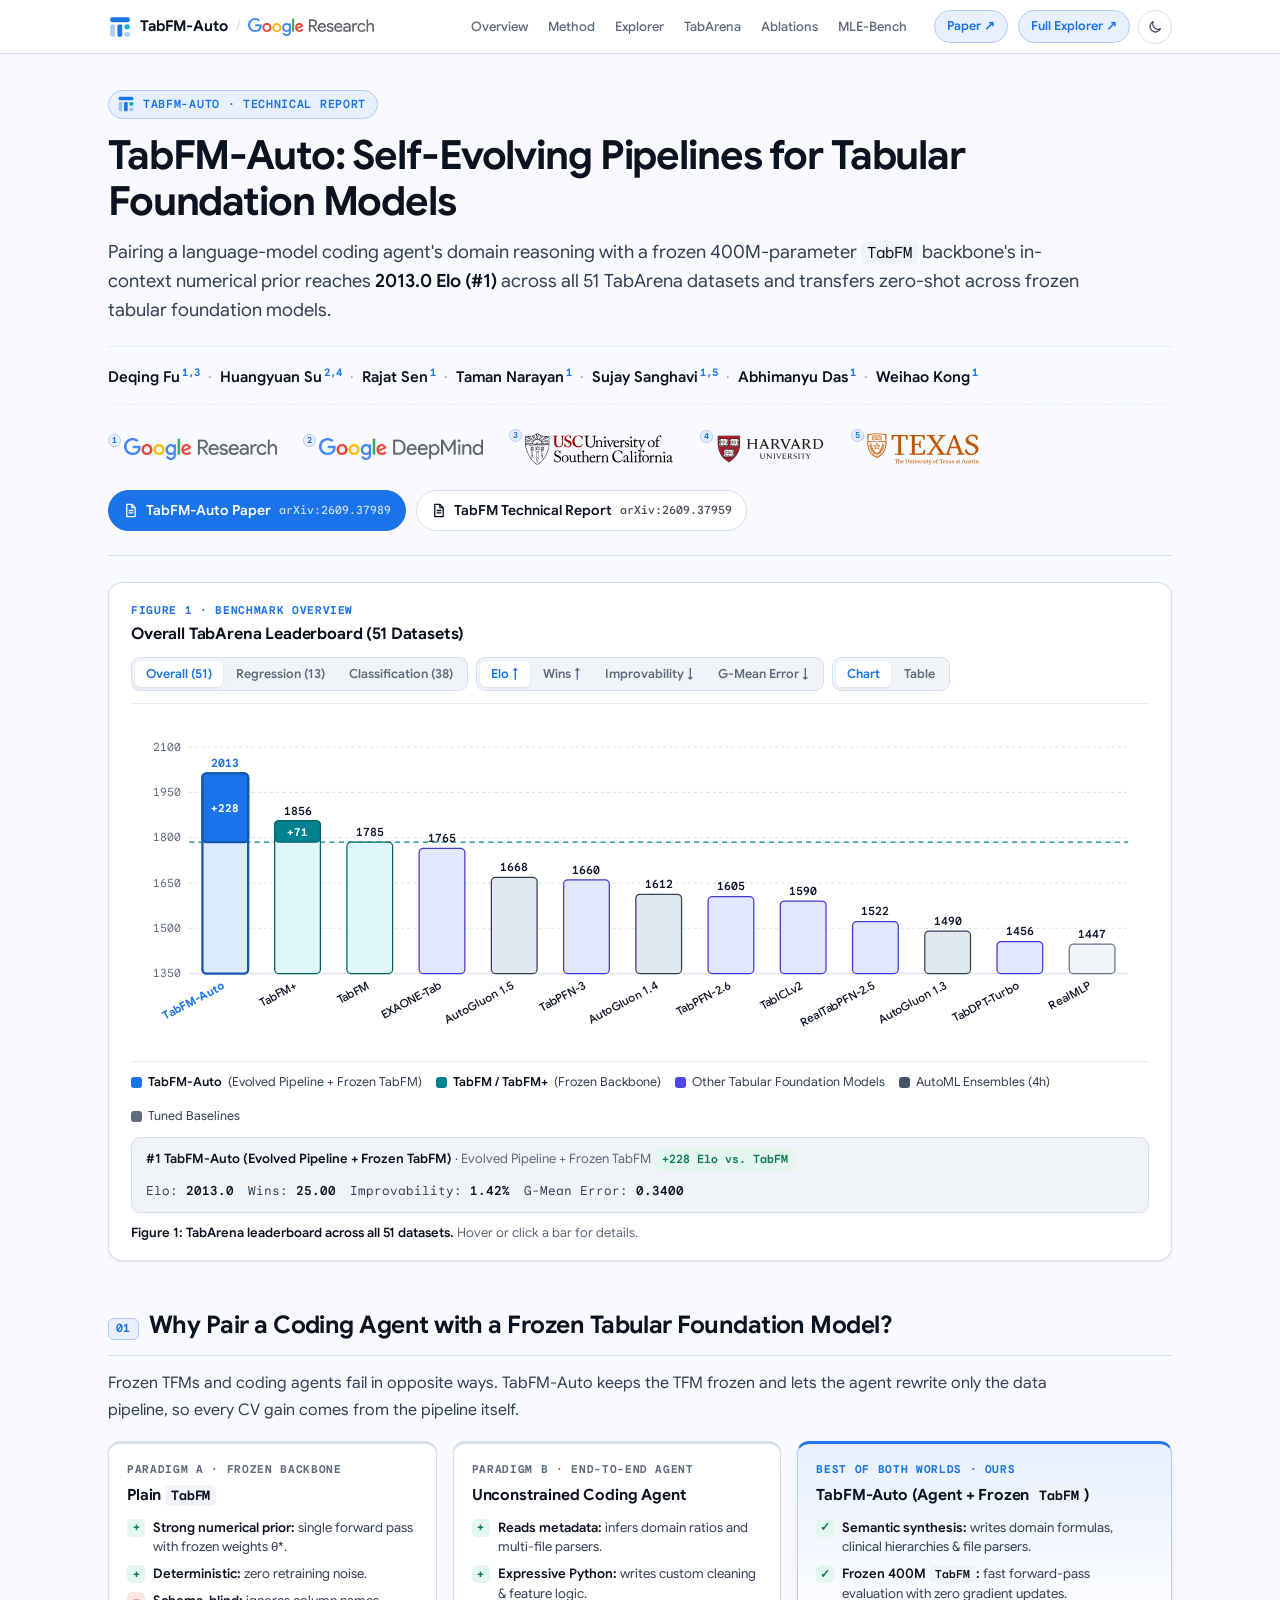
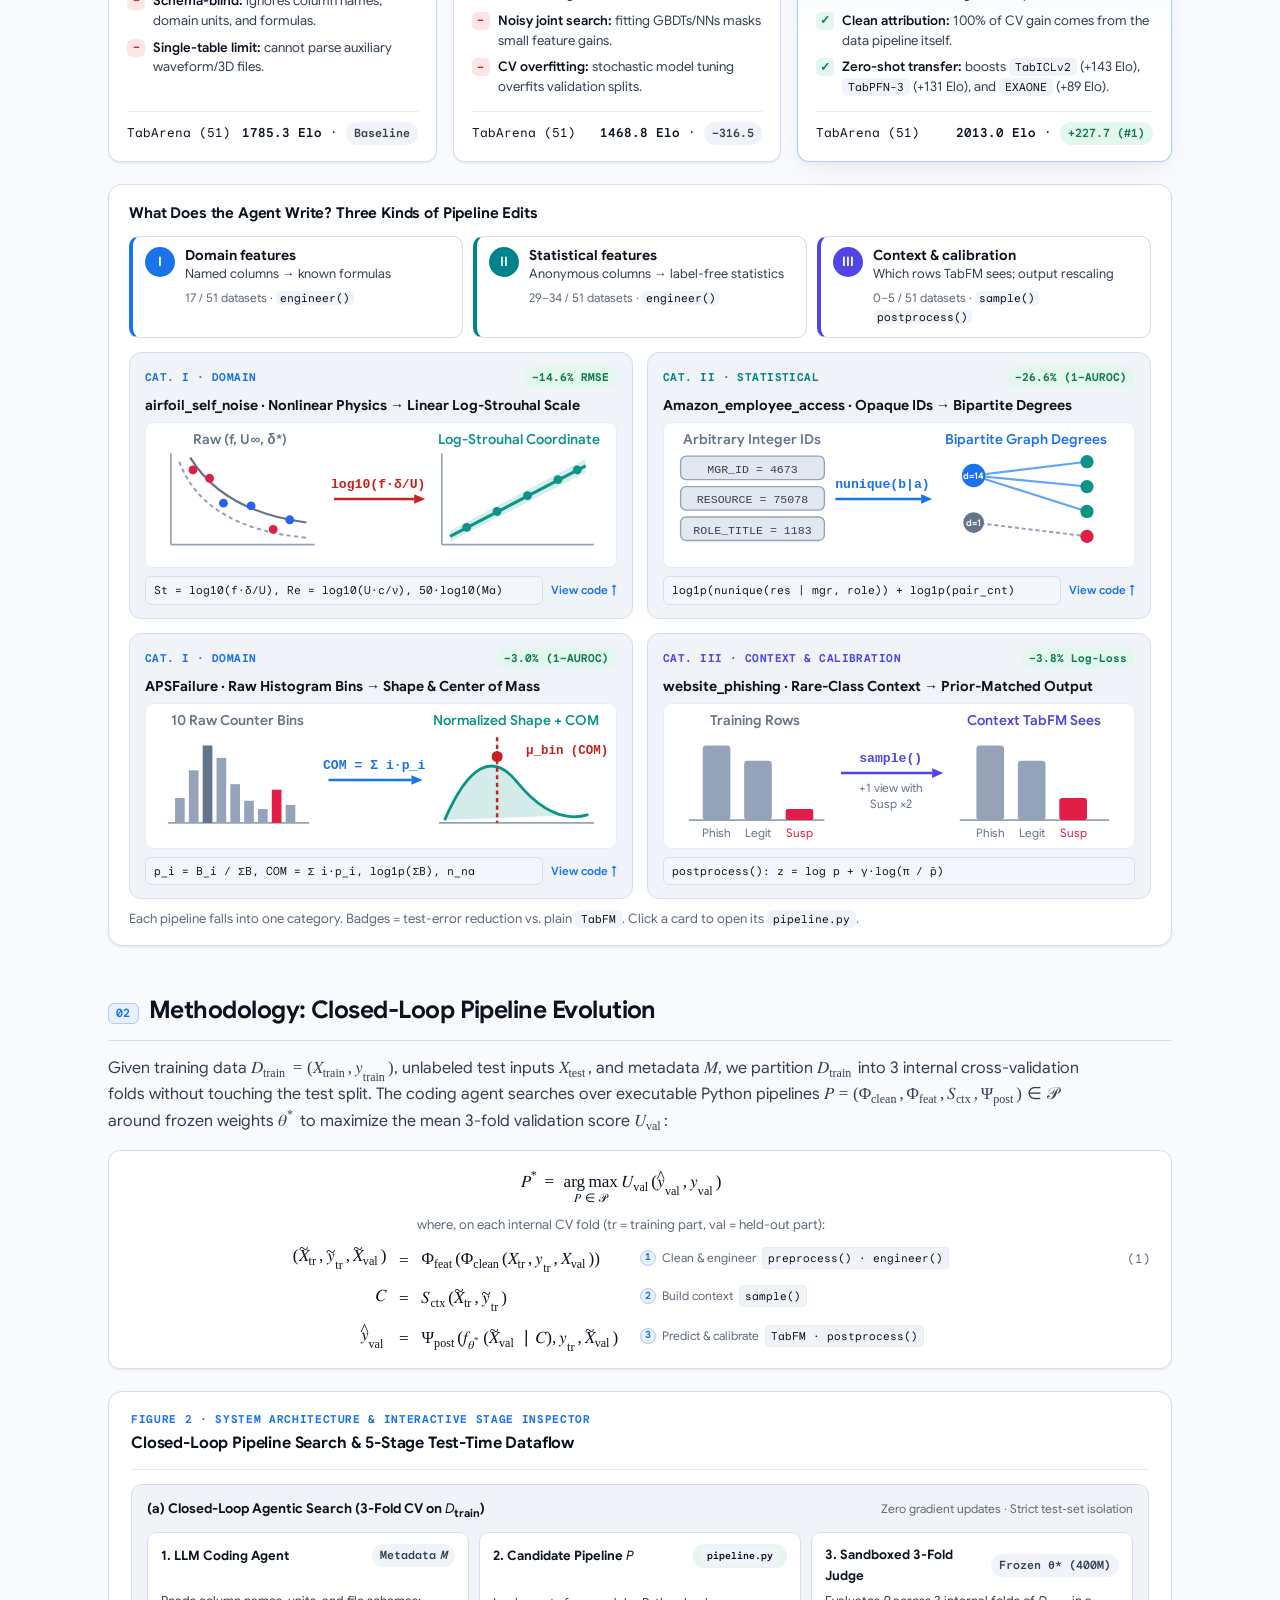
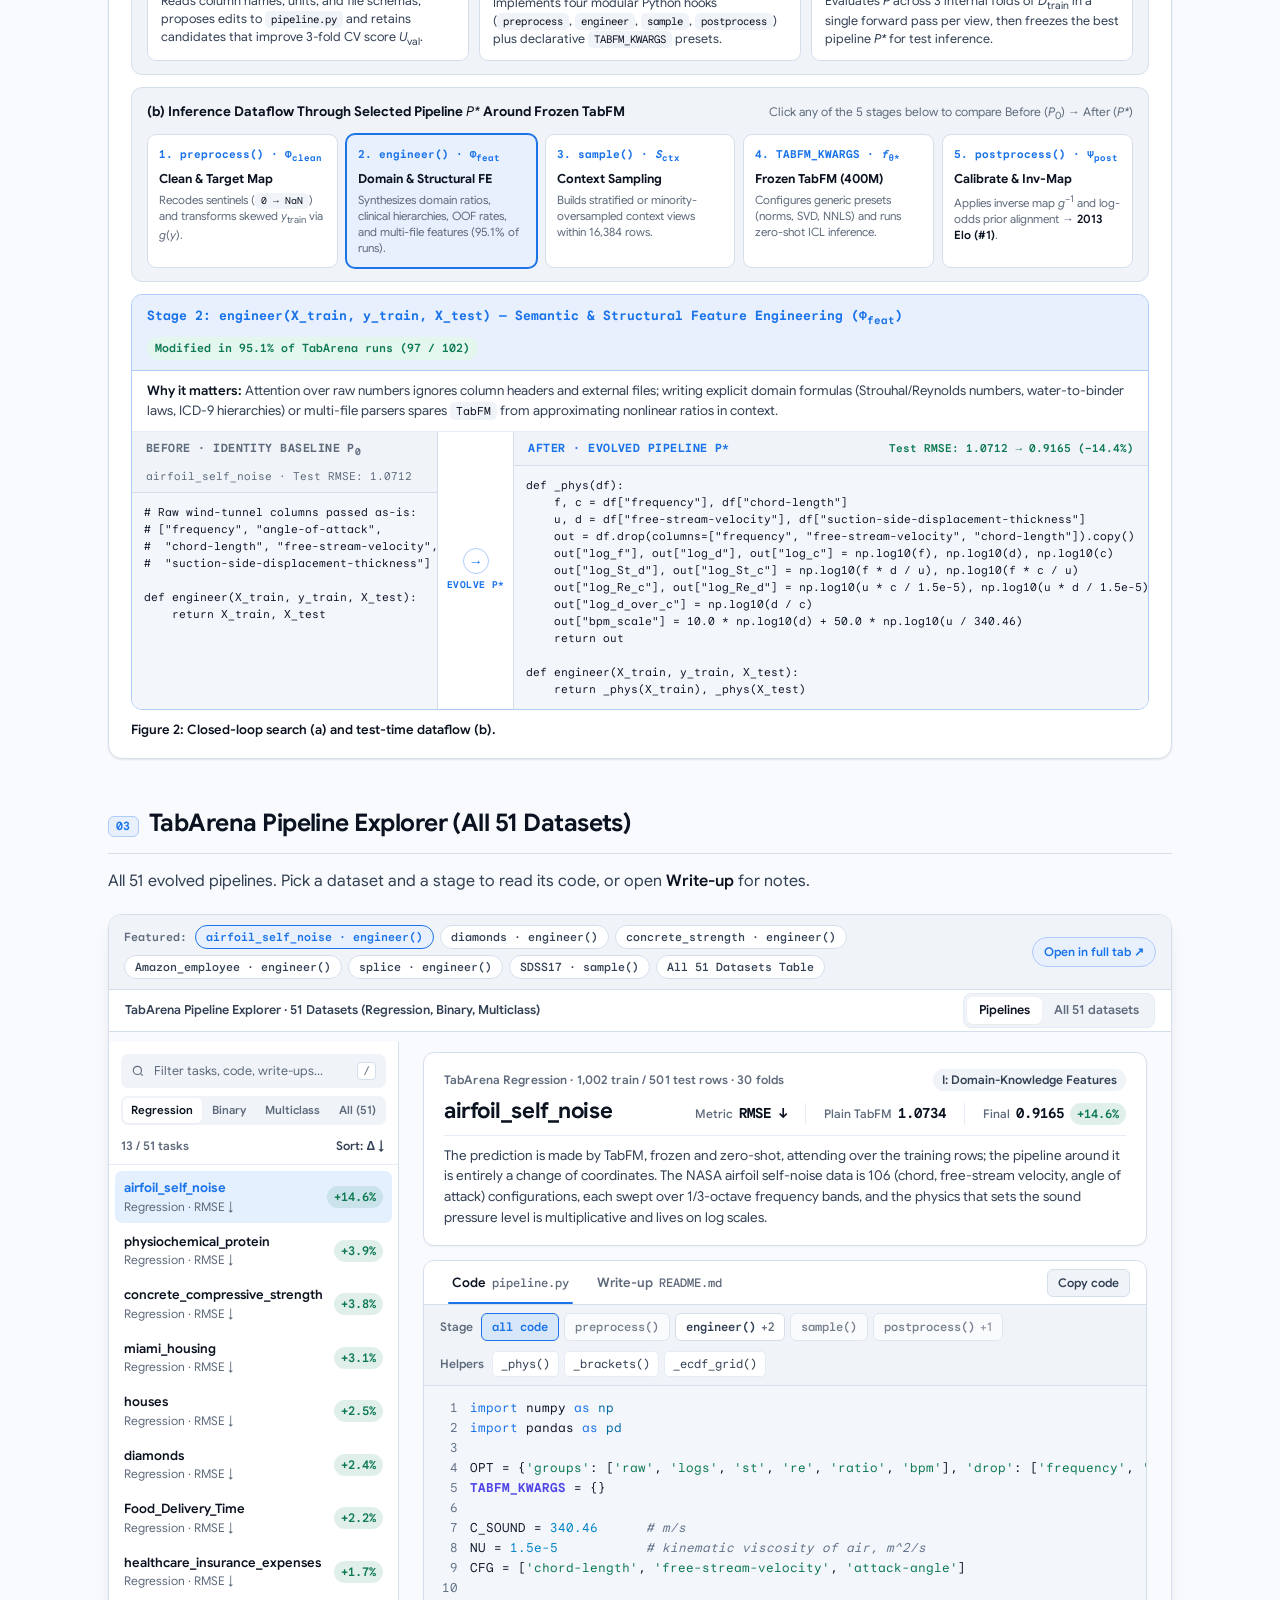
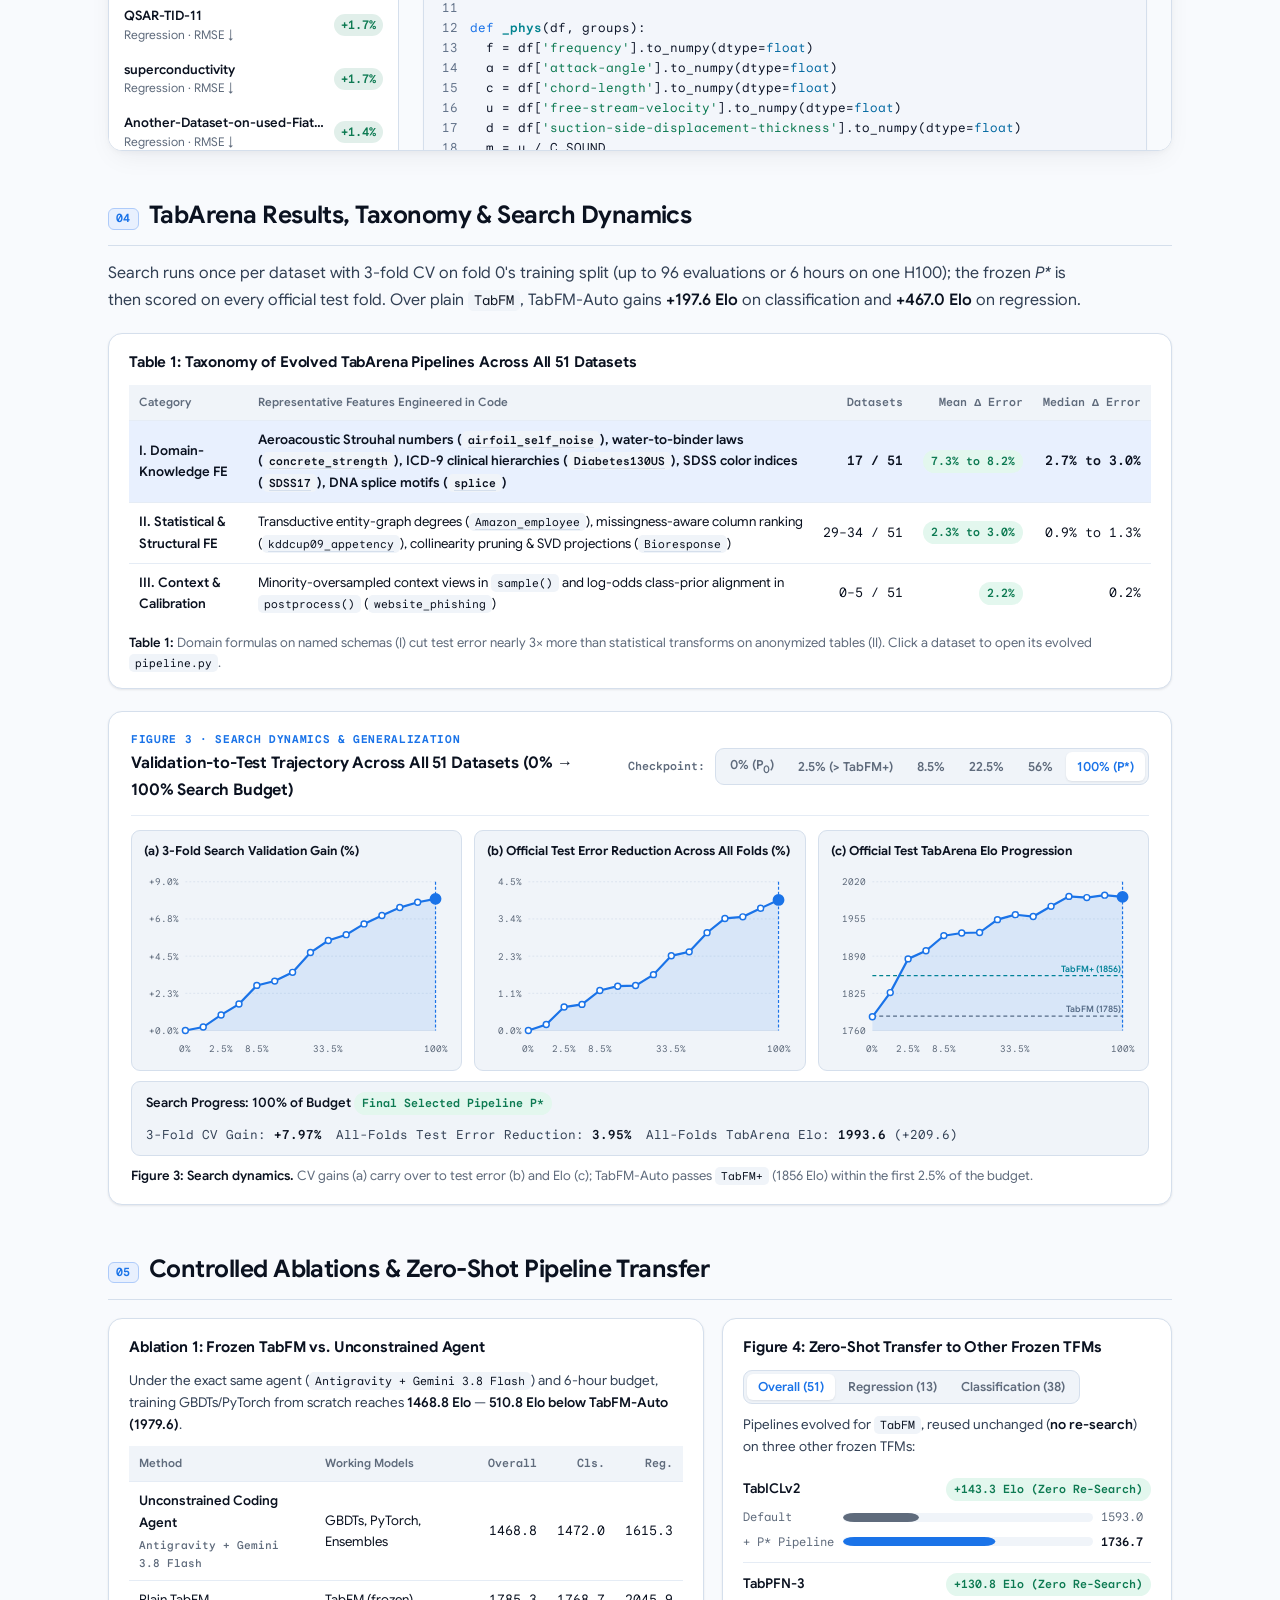
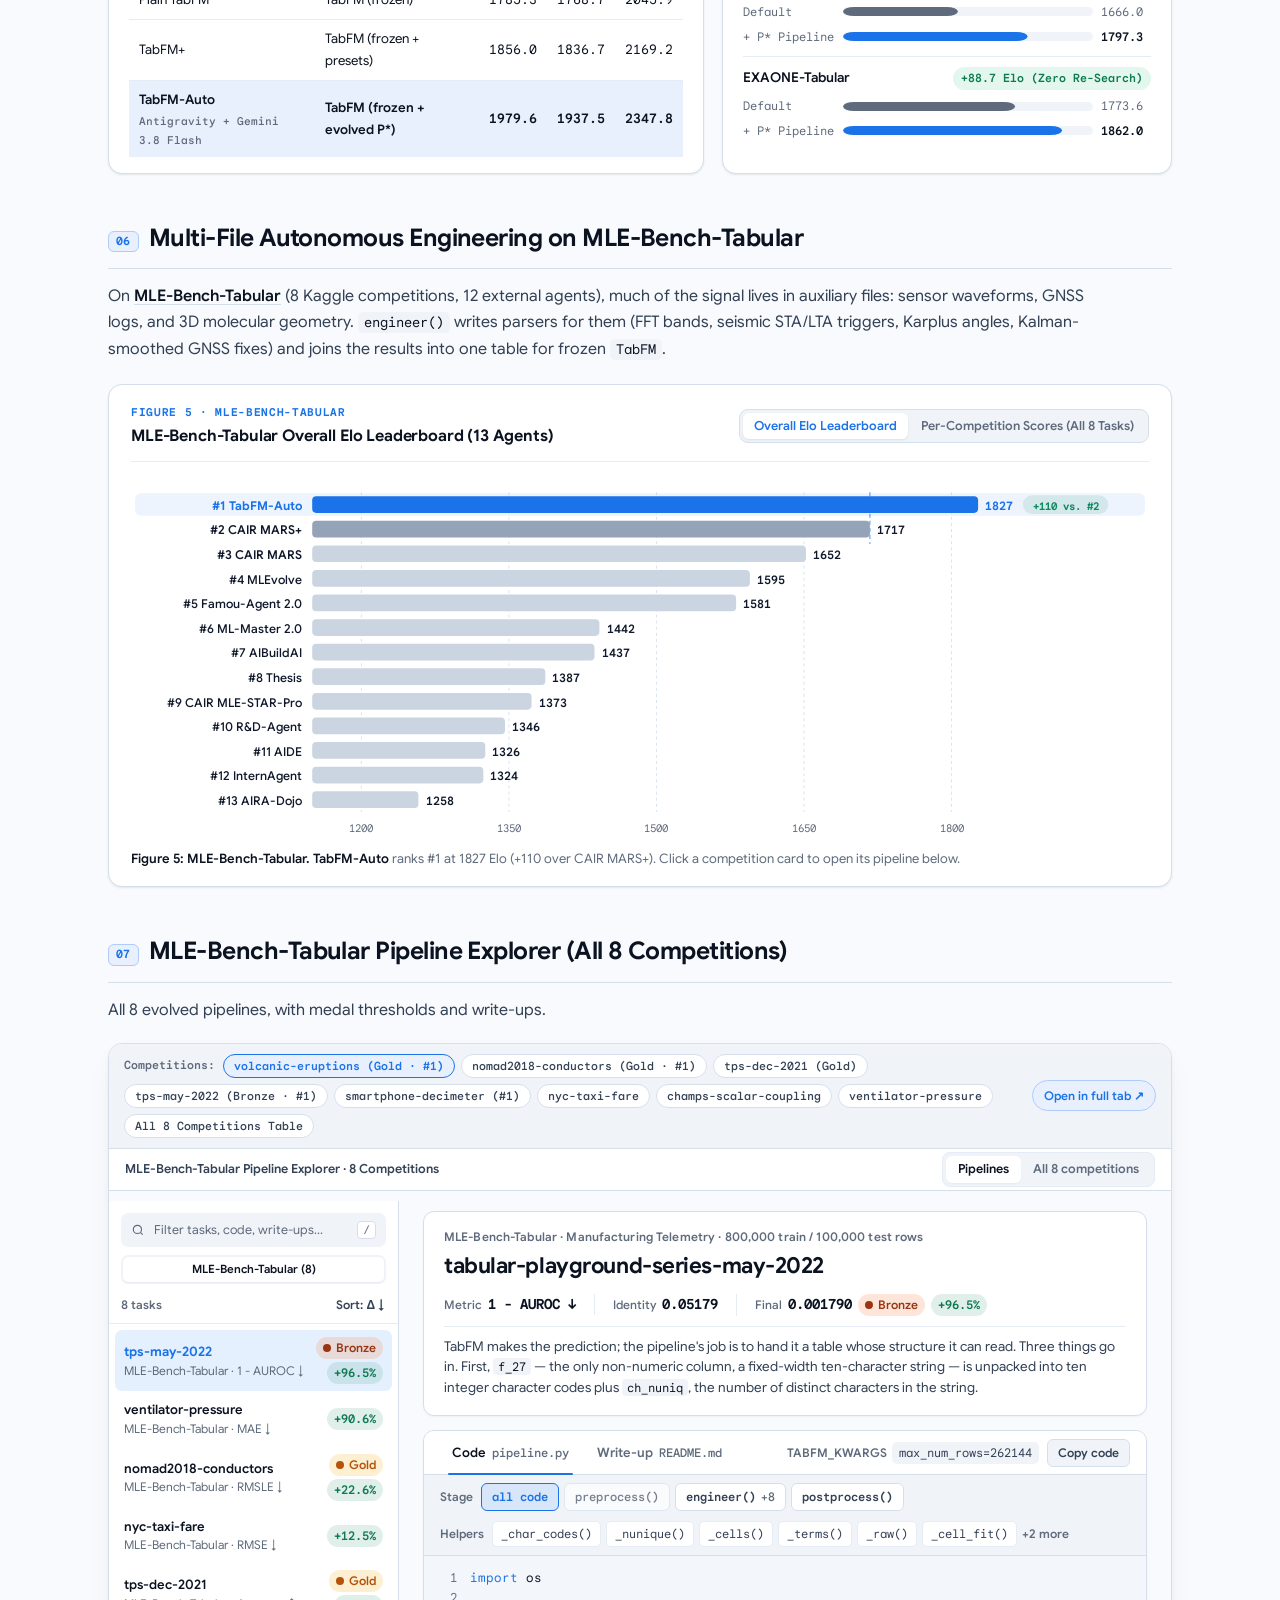
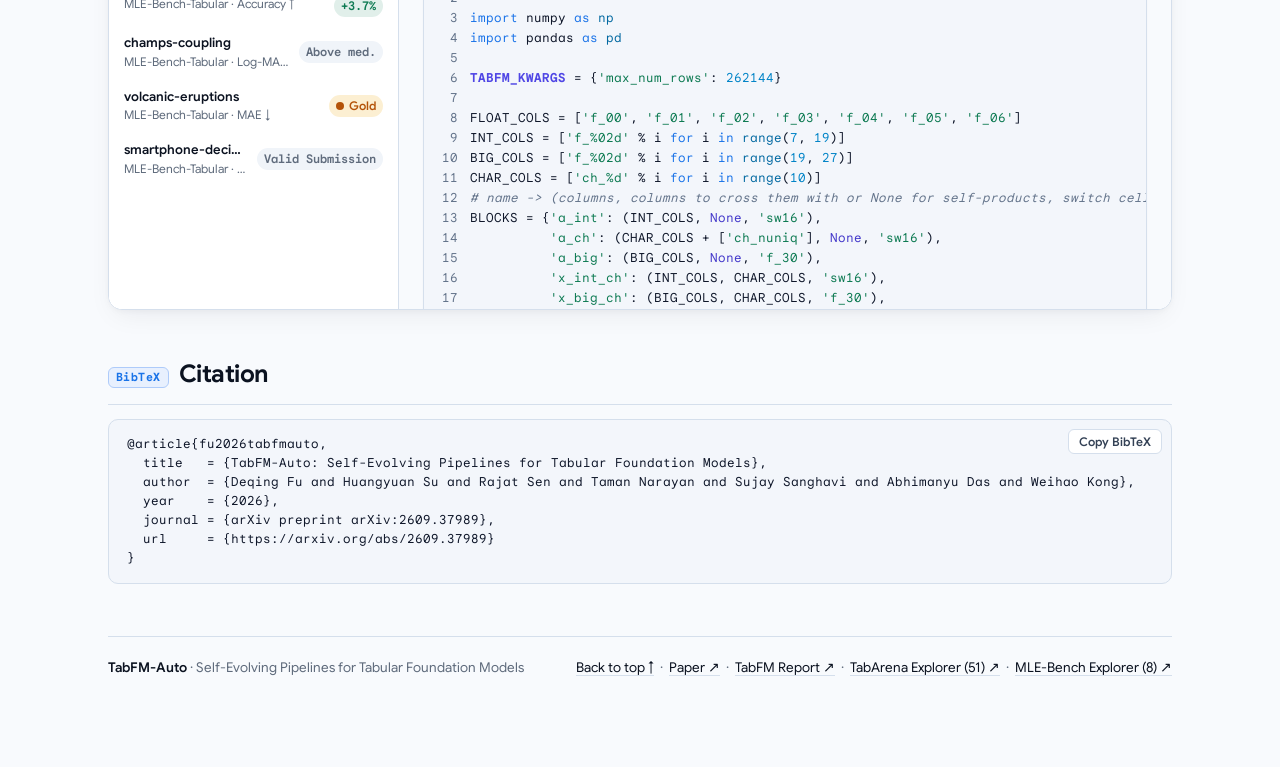
<file: index.html>
<!DOCTYPE html>
<html lang="en" data-theme="light">
<head>
<meta charset="utf-8">
<meta name="viewport" content="width=device-width, initial-scale=1">
<title>TabFM-Auto: Self-Evolving Pipelines for Tabular Foundation Models</title>
<meta name="description" content="Pairing a language-model coding agent's domain reasoning with a frozen 400M-parameter TabFM backbone reaches 2013.0 Elo (#1) on TabArena and transfers zero-shot across frozen tabular foundation models.">
<meta name="color-scheme" content="light dark">
<link rel="icon" type="image/svg+xml" href="logo.svg">
<link rel="stylesheet" href="style.css">
</head>
<body id="top">

<svg class="progress-bar" viewBox="0 0 100 3" preserveAspectRatio="none" aria-hidden="true"><rect id="progress-rect" x="0" y="0" width="0" height="3"/></svg>

<header class="site-nav">
  <div class="site-nav-inner">
    <a class="nav-brand" href="#top">
      <svg class="nav-logo" viewBox="0 0 32 32" fill="none" aria-hidden="true">
        <rect class="logo-backbone" x="3" y="3" width="26" height="6.5" rx="2.2"/>
        <rect class="logo-cell-mid" x="3" y="12.5" width="6.5" height="16.5" rx="2.2"/>
        <rect class="logo-backbone" x="12.5" y="12.5" width="6.5" height="16.5" rx="2.2"/>
        <rect class="logo-spark" x="22" y="12.5" width="7" height="6.5" rx="2.2"/>
        <rect class="logo-cell-mid" x="22" y="22.5" width="7" height="6.5" rx="2.2"/>
      </svg>
      <span>TabFM-Auto</span>
      <span class="nav-sep" aria-hidden="true">/</span>
      <img src="assets/logos/google-research.png" alt="Google Research" class="nav-gr-logo">
    </a>
    <nav class="nav-links" aria-label="Section navigation">
      <a class="nav-link" href="#intro">Overview</a>
      <a class="nav-link" href="#method">Method</a>
      <a class="nav-link" href="#explorer">Explorer</a>
      <a class="nav-link" href="#tabarena">TabArena</a>
      <a class="nav-link" href="#ablations">Ablations</a>
      <a class="nav-link" href="#mlebench">MLE-Bench</a>
    </nav>
    <div class="nav-actions">
      <a class="nav-cta nav-paper" href="https://arxiv.org/abs/2609.37989" target="_blank" rel="noopener">Paper ↗</a>
      <a class="nav-cta" href="explorer.html" target="_blank" rel="noopener">Full Explorer ↗</a>
      <button type="button" class="theme-btn" id="theme-toggle" aria-label="Switch theme"></button>
    </div>
  </div>
</header>

<main class="container">

  <header class="hero">
    <div class="hero-top">
      <div class="venue-kicker">
        <svg class="nav-logo" viewBox="0 0 32 32" fill="none" aria-hidden="true">
          <rect class="logo-backbone" x="3" y="3" width="26" height="6.5" rx="2.2"/>
          <rect class="logo-cell-mid" x="3" y="12.5" width="6.5" height="16.5" rx="2.2"/>
          <rect class="logo-backbone" x="12.5" y="12.5" width="6.5" height="16.5" rx="2.2"/>
          <rect class="logo-spark" x="22" y="12.5" width="7" height="6.5" rx="2.2"/>
          <rect class="logo-cell-mid" x="22" y="22.5" width="7" height="6.5" rx="2.2"/>
        </svg>
        <span>TabFM-Auto &middot; Technical Report</span>
      </div>
    </div>
    <h1 class="paper-title">TabFM-Auto: Self-Evolving Pipelines for Tabular Foundation Models</h1>
    <p class="paper-subtitle">
      Pairing a language-model coding agent's domain reasoning with a frozen 400M-parameter <code>TabFM</code> backbone's in-context numerical prior reaches <strong>2013.0 Elo (#1)</strong> across all 51 TabArena datasets and transfers zero-shot across frozen tabular foundation models.
    </p>

    <div class="meta-grid">
      <div class="author-row" aria-label="Authors">
        <div class="author-list">
          <span class="author"><a href="https://deqingfu.github.io/" target="_blank" rel="noopener"><strong>Deqing Fu</strong></a><sup>1,3</sup></span>
          <span class="author"><a href="https://hither1.github.io/" target="_blank" rel="noopener"><strong>Huangyuan Su</strong></a><sup>2,4</sup></span>
          <span class="author"><a href="https://rajatsen91.github.io/" target="_blank" rel="noopener"><strong>Rajat Sen</strong></a><sup>1</sup></span>
          <span class="author"><a href="https://openreview.net/profile?id=~Taman_Narayan1" target="_blank" rel="noopener"><strong>Taman Narayan</strong></a><sup>1</sup></span>
          <span class="author"><a href="https://sites.utexas.edu/sanghavi/" target="_blank" rel="noopener"><strong>Sujay Sanghavi</strong></a><sup>1,5</sup></span>
          <span class="author"><a href="https://sites.google.com/site/abhidas/" target="_blank" rel="noopener"><strong>Abhimanyu Das</strong></a><sup>1</sup></span>
          <span class="author"><a href="https://weihaokong.github.io/" target="_blank" rel="noopener"><strong>Weihao Kong</strong></a><sup>1</sup></span>
        </div>
      </div>
      <div class="affil-block">
        <ul class="affil-logos" aria-label="Affiliations">
          <li><a class="affil-item" href="https://research.google/" target="_blank" rel="noopener" title="Google Research">
            <span class="affil-n">1</span>
            <img src="assets/logos/google-research.png" alt="Google Research" class="logo-gr">
          </a></li>
          <li><a class="affil-item" href="https://deepmind.google/" target="_blank" rel="noopener" title="Google DeepMind">
            <span class="affil-n">2</span>
            <img src="assets/logos/google-deepmind.png" alt="Google DeepMind" class="logo-gdm">
          </a></li>
          <li><a class="affil-item" href="https://www.usc.edu/" target="_blank" rel="noopener" title="University of Southern California">
            <span class="affil-n">3</span>
            <img src="assets/logos/usc.svg" alt="University of Southern California" class="logo-usc only-light">
            <img src="assets/logos/usc-dark.svg" alt="" aria-hidden="true" class="logo-usc only-dark">
          </a></li>
          <li><a class="affil-item" href="https://www.harvard.edu/" target="_blank" rel="noopener" title="Harvard University">
            <span class="affil-n">4</span>
            <img src="assets/logos/harvard.svg" alt="Harvard University" class="logo-harvard only-light">
            <img src="assets/logos/harvard-dark.svg" alt="" aria-hidden="true" class="logo-harvard only-dark">
          </a></li>
          <li><a class="affil-item" href="https://www.utexas.edu/" target="_blank" rel="noopener" title="The University of Texas at Austin">
            <span class="affil-n">5</span>
            <img src="assets/logos/ut-austin.svg" alt="The University of Texas at Austin" class="logo-ut only-light">
            <img src="assets/logos/ut-austin-dark.svg" alt="" aria-hidden="true" class="logo-ut only-dark">
          </a></li>
        </ul>
      </div>
    </div>
    <div class="hero-links" aria-label="Papers">
      <a class="hero-link is-primary" href="https://arxiv.org/abs/2609.37989" target="_blank" rel="noopener"><svg viewBox="0 0 16 16" aria-hidden="true"><path d="M4 1.5h5.5L13 5v9.5H4z" fill="none" stroke="currentColor" stroke-width="1.4" stroke-linejoin="round"/><path d="M9.5 1.5V5H13M6 8h5M6 10.5h5" fill="none" stroke="currentColor" stroke-width="1.4"/></svg><span>TabFM-Auto Paper</span><span class="hero-link-sub">arXiv:2609.37989</span></a>
      <a class="hero-link" href="https://arxiv.org/abs/2609.37959" target="_blank" rel="noopener"><svg viewBox="0 0 16 16" aria-hidden="true"><path d="M4 1.5h5.5L13 5v9.5H4z" fill="none" stroke="currentColor" stroke-width="1.4" stroke-linejoin="round"/><path d="M9.5 1.5V5H13M6 8h5M6 10.5h5" fill="none" stroke="currentColor" stroke-width="1.4"/></svg><span>TabFM Technical Report</span><span class="hero-link-sub">arXiv:2609.37959</span></a>
    </div>
  </header>

  <!-- ================= FIGURE 1: HEADLINE TABARENA OVERVIEW ================= -->
  <section class="fig-card wide-card" id="fig-headline" aria-label="Figure 1: TabArena Leaderboard Overview">
    <div class="fig-top">
      <div class="fig-heading">
        <span class="fig-kicker">Figure 1 &middot; Benchmark Overview</span>
        <h3 class="fig-title" id="fig1-title">Overall TabArena Leaderboard (51 Datasets)</h3>
      </div>
      <div class="fig-controls">
        <div class="seg-tabs" role="tablist" aria-label="Task suite">
          <button type="button" class="seg-tab is-active" data-f1-suite="overall">Overall (51)</button>
          <button type="button" class="seg-tab" data-f1-suite="regression">Regression (13)</button>
          <button type="button" class="seg-tab" data-f1-suite="classification">Classification (38)</button>
        </div>
        <div class="seg-tabs" id="f1-metric-tabs" role="tablist" aria-label="Evaluation metric">
          <button type="button" class="seg-tab is-active" data-f1-metric="elo">Elo &uarr;</button>
          <button type="button" class="seg-tab" data-f1-metric="wins">Wins &uarr;</button>
          <button type="button" class="seg-tab" data-f1-metric="improv">Improvability &darr;</button>
          <button type="button" class="seg-tab" data-f1-metric="gmean">G-Mean Error &darr;</button>
        </div>
        <div class="seg-tabs" role="tablist" aria-label="Display mode">
          <button type="button" class="seg-tab is-active" data-f1-mode="chart">Chart</button>
          <button type="button" class="seg-tab" data-f1-mode="table">Table</button>
        </div>
      </div>
    </div>

    <div id="fig1-chart-pane">
      <div class="fig-svg-wrap" id="fig1-svg-wrap"></div>

      <div class="fig-legend">
        <span class="leg-item"><span class="leg-swatch sw-auto"></span><strong>TabFM-Auto</strong> (Evolved Pipeline + Frozen TabFM)</span>
        <span class="leg-item"><span class="leg-swatch sw-tabfm"></span><strong>TabFM / TabFM+</strong> (Frozen Backbone)</span>
        <span class="leg-item"><span class="leg-swatch sw-tfm"></span>Other Tabular Foundation Models</span>
        <span class="leg-item"><span class="leg-swatch sw-automl"></span>AutoML Ensembles (4h)</span>
        <span class="leg-item"><span class="leg-swatch sw-base"></span>Tuned Baselines</span>
      </div>

      <div class="fig-readout" id="fig1-readout"></div>
    </div>

    <div id="fig1-table-pane" class="is-hidden">
      <div class="tbl-scroll">
        <table class="bench-tbl" id="lb-table">
          <thead>
            <tr>
              <th>#</th>
              <th>Method</th>
              <th>Category</th>
              <th>Bradley&ndash;Terry Elo &uarr;</th>
              <th class="r">Dataset Wins &uarr;</th>
              <th class="r">Improvability &darr;</th>
              <th class="r">G-Mean Error &darr;</th>
            </tr>
          </thead>
          <tbody id="lb-tbody"></tbody>
        </table>
      </div>
    </div>

    <div class="fig-caption">
      <strong>Figure 1: TabArena leaderboard across all 51 datasets.</strong> Hover or click a bar for details.
    </div>
  </section>

  <!-- ================= SECTION 1: INTRODUCTION ================= -->
  <h2 id="intro"><span class="sec-num">01</span><span>Why Pair a Coding Agent with a Frozen Tabular Foundation Model?</span></h2>

  <p>
    Frozen TFMs and coding agents fail in opposite ways. TabFM-Auto keeps the TFM frozen and lets the agent rewrite only the data pipeline, so every CV gain comes from the pipeline itself.
  </p>

  <div class="worlds-grid wide-card" role="region" aria-label="Comparison of Tabular Paradigms">
    <div class="world-col">
      <div>
        <div class="world-kicker">Paradigm A &middot; Frozen Backbone</div>
        <h3 class="world-name">Plain <code>TabFM</code></h3>
        <ul class="world-list">
          <li><span class="mark-pos">+</span><span><strong>Strong numerical prior:</strong> single forward pass with frozen weights &theta;*.</span></li>
          <li><span class="mark-pos">+</span><span><strong>Deterministic:</strong> zero retraining noise.</span></li>
          <li><span class="mark-neg">&minus;</span><span><strong>Schema-blind:</strong> ignores column names, domain units, and formulas.</span></li>
          <li><span class="mark-neg">&minus;</span><span><strong>Single-table limit:</strong> cannot parse auxiliary waveform/3D files.</span></li>
        </ul>
      </div>
      <div class="world-foot">
        <span>TabArena (51)</span>
        <span><strong>1785.3 Elo</strong> &middot; <span class="badge neutral">Baseline</span></span>
      </div>
    </div>

    <div class="world-col">
      <div>
        <div class="world-kicker">Paradigm B &middot; End-to-End Agent</div>
        <h3 class="world-name">Unconstrained Coding Agent</h3>
        <ul class="world-list">
          <li><span class="mark-pos">+</span><span><strong>Reads metadata:</strong> infers domain ratios and multi-file parsers.</span></li>
          <li><span class="mark-pos">+</span><span><strong>Expressive Python:</strong> writes custom cleaning &amp; feature logic.</span></li>
          <li><span class="mark-neg">&minus;</span><span><strong>Noisy joint search:</strong> fitting GBDTs/NNs masks small feature gains.</span></li>
          <li><span class="mark-neg">&minus;</span><span><strong>CV overfitting:</strong> stochastic model tuning overfits validation splits.</span></li>
        </ul>
      </div>
      <div class="world-foot">
        <span>TabArena (51)</span>
        <span><strong>1468.8 Elo</strong> &middot; <span class="badge neutral">&minus;316.5</span></span>
      </div>
    </div>

    <div class="world-col is-best">
      <div>
        <div class="world-kicker">Best of Both Worlds &middot; Ours</div>
        <h3 class="world-name">TabFM-Auto (Agent + Frozen <code>TabFM</code>)</h3>
        <ul class="world-list">
          <li><span class="mark-pos">&#10003;</span><span><strong>Semantic synthesis:</strong> writes domain formulas, clinical hierarchies &amp; file parsers.</span></li>
          <li><span class="mark-pos">&#10003;</span><span><strong>Frozen 400M <code>TabFM</code>:</strong> fast forward-pass evaluation with zero gradient updates.</span></li>
          <li><span class="mark-pos">&#10003;</span><span><strong>Clean attribution:</strong> 100% of CV gain comes from the data pipeline itself.</span></li>
          <li><span class="mark-pos">&#10003;</span><span><strong>Zero-shot transfer:</strong> boosts <code>TabICLv2</code> (+143 Elo), <code>TabPFN-3</code> (+131 Elo), and <code>EXAONE</code> (+89 Elo).</span></li>
        </ul>
      </div>
      <div class="world-foot">
        <span>TabArena (51)</span>
        <span><strong>2013.0 Elo</strong> &middot; <span class="badge pos">+227.7 (#1)</span></span>
      </div>
    </div>
  </div>

  <div class="data-card wide-card" id="fe-viz">
    <div class="card-head">
      <h3 class="card-title">What Does the Agent Write? Three Kinds of Pipeline Edits</h3>
    </div>
    <div class="cat-legend">
      <div class="cat-item cat-i">
        <span class="cat-badge">I</span>
        <div class="cat-body">
          <div class="cat-name">Domain features</div>
          <div class="cat-def">Named columns &rarr; known formulas</div>
          <div class="cat-meta">17 / 51 datasets &middot; <code>engineer()</code></div>
        </div>
      </div>
      <div class="cat-item cat-ii">
        <span class="cat-badge">II</span>
        <div class="cat-body">
          <div class="cat-name">Statistical features</div>
          <div class="cat-def">Anonymous columns &rarr; label-free statistics</div>
          <div class="cat-meta">29&ndash;34 / 51 datasets &middot; <code>engineer()</code></div>
        </div>
      </div>
      <div class="cat-item cat-iii">
        <span class="cat-badge">III</span>
        <div class="cat-body">
          <div class="cat-name">Context &amp; calibration</div>
          <div class="cat-def">Which rows TabFM sees; output rescaling</div>
          <div class="cat-meta">0&ndash;5 / 51 datasets &middot; <code>sample()</code> <code>postprocess()</code></div>
        </div>
      </div>
    </div>
    <div class="fe-schematics-grid" id="fe-schematics-grid">
        <a class="fe-schem-card" href="#explorer" data-jump-ta="#mode=pipelines&suite=tabarena_regression&task=airfoil_self_noise&tab=code&hook=engineer">
          <div class="fe-schem-top">
            <span class="fe-schem-tag">Cat. I &middot; Domain</span>
            <span class="fe-schem-gain">&minus;14.6% RMSE</span>
          </div>
          <div class="fe-schem-title">airfoil_self_noise &middot; Nonlinear Physics &rarr; Linear Log-Strouhal Scale</div>
          <svg class="fe-schem-svg" viewBox="0 0 340 104" aria-label="Nonlinear physics to log-Strouhal linear scale">
            <!-- Left: Raw curved hyperbolas -->
            <text x="68" y="15" text-anchor="middle" font-size="10" font-weight="600" fill="#64748b">Raw (f, U&#8734;, &delta;*)</text>
            <line x1="18" y1="88" x2="122" y2="88" stroke="#94a3b8" stroke-width="1.2"/>
            <line x1="18" y1="22" x2="18" y2="88" stroke="#94a3b8" stroke-width="1.2"/>
            <path d="M24,28 Q42,76 116,83" fill="none" stroke="#94a3b8" stroke-width="1.5" stroke-dasharray="3,2.5"/>
            <path d="M32,25 Q56,64 116,72" fill="none" stroke="#64748b" stroke-width="1.6"/>
            <circle cx="34" cy="34" r="3.2" fill="#e11d48"/><circle cx="56" cy="58" r="3.2" fill="#2563eb"/><circle cx="92" cy="77" r="3.2" fill="#e11d48"/>
            <circle cx="46" cy="40" r="3.2" fill="#e11d48"/><circle cx="76" cy="60" r="3.2" fill="#2563eb"/><circle cx="104" cy="70" r="3.2" fill="#2563eb"/>
            <!-- Arrow -->
            <path d="M136,55 L194,55" stroke="#c5221f" stroke-width="1.8"/>
            <polygon points="194,51.5 202,55 194,58.5" fill="#c5221f"/>
            <text x="168" y="47" text-anchor="middle" font-size="9.5" font-family="monospace" font-weight="700" fill="#c5221f">log10(f&middot;&delta;/U)</text>
            <!-- Right: Linearized Strouhal coordinate -->
            <text x="270" y="15" text-anchor="middle" font-size="10" font-weight="600" fill="#0d9488">Log-Strouhal Coordinate</text>
            <line x1="214" y1="88" x2="324" y2="88" stroke="#94a3b8" stroke-width="1.2"/>
            <line x1="214" y1="22" x2="214" y2="88" stroke="#94a3b8" stroke-width="1.2"/>
            <polygon points="220,78 318,26 318,36 220,86" fill="#0d9488" fill-opacity="0.16"/>
            <line x1="220" y1="82" x2="318" y2="31" stroke="#0d9488" stroke-width="2.2"/>
            <circle cx="232" cy="75.5" r="3.2" fill="#0d9488"/><circle cx="254" cy="64" r="3.2" fill="#0d9488"/>
            <circle cx="276" cy="52.5" r="3.2" fill="#0d9488"/><circle cx="298" cy="41" r="3.2" fill="#0d9488"/><circle cx="312" cy="34" r="3.2" fill="#0d9488"/>
          </svg>
          <div class="fe-schem-foot">
            <span class="fe-schem-formula">St = log10(f&middot;&delta;/U), Re = log10(U&middot;c/&nu;), 50&middot;log10(Ma)</span>
            <span class="fe-schem-cta">View code &uarr;</span>
          </div>
        </a>

        <a class="fe-schem-card" href="#explorer" data-jump-ta="#mode=pipelines&suite=tabarena_binary&task=Amazon_employee_access&tab=code&hook=engineer">
          <div class="fe-schem-top">
            <span class="fe-schem-tag cat-ii">Cat. II &middot; Statistical</span>
            <span class="fe-schem-gain">&minus;26.6% (1&minus;AUROC)</span>
          </div>
          <div class="fe-schem-title">Amazon_employee_access &middot; Opaque IDs &rarr; Bipartite Degrees</div>
          <svg class="fe-schem-svg" viewBox="0 0 340 104" aria-label="Opaque IDs to Bipartite Graph Degrees">
            <!-- Left: Disconnected IDs -->
            <text x="64" y="15" text-anchor="middle" font-size="10" font-weight="600" fill="#64748b">Arbitrary Integer IDs</text>
            <rect x="12" y="24" width="104" height="17" rx="4" fill="#e2e8f0" stroke="#94a3b8" stroke-width="1"/>
            <text x="64" y="36" text-anchor="middle" font-size="8.4" font-family="monospace" fill="#334155">MGR_ID = 4673</text>
            <rect x="12" y="46" width="104" height="17" rx="4" fill="#e2e8f0" stroke="#94a3b8" stroke-width="1"/>
            <text x="64" y="58" text-anchor="middle" font-size="8.4" font-family="monospace" fill="#334155">RESOURCE = 75078</text>
            <rect x="12" y="68" width="104" height="17" rx="4" fill="#e2e8f0" stroke="#94a3b8" stroke-width="1"/>
            <text x="64" y="80" text-anchor="middle" font-size="8.4" font-family="monospace" fill="#334155">ROLE_TITLE = 1183</text>
            <!-- Arrow -->
            <path d="M124,55 L186,55" stroke="#1a73e8" stroke-width="1.8"/>
            <polygon points="186,51.5 194,55 186,58.5" fill="#1a73e8"/>
            <text x="158" y="47" text-anchor="middle" font-size="9.5" font-family="monospace" font-weight="700" fill="#1a73e8">nunique(b|a)</text>
            <!-- Right: Bipartite Graph -->
            <text x="262" y="15" text-anchor="middle" font-size="10" font-weight="600" fill="#1a73e8">Bipartite Graph Degrees</text>
            <line x1="224" y1="38" x2="306" y2="28" stroke="#60a5fa" stroke-width="1.5"/>
            <line x1="224" y1="38" x2="306" y2="46" stroke="#60a5fa" stroke-width="1.5"/>
            <line x1="224" y1="38" x2="306" y2="64" stroke="#60a5fa" stroke-width="1.5"/>
            <line x1="224" y1="72" x2="306" y2="82" stroke="#94a3b8" stroke-width="1.4" stroke-dasharray="3,2"/>
            <circle cx="224" cy="38" r="8.5" fill="#1a73e8"/>
            <text x="224" y="40.8" text-anchor="middle" font-size="6.6" font-weight="700" fill="#fff">d=14</text>
            <circle cx="224" cy="72" r="7.5" fill="#64748b"/>
            <text x="224" y="74.8" text-anchor="middle" font-size="6.6" font-weight="700" fill="#fff">d=1</text>
            <circle cx="306" cy="28" r="4.8" fill="#0d9488"/>
            <circle cx="306" cy="46" r="4.8" fill="#0d9488"/>
            <circle cx="306" cy="64" r="4.8" fill="#0d9488"/>
            <circle cx="306" cy="82" r="4.8" fill="#e11d48"/>
          </svg>
          <div class="fe-schem-foot">
            <span class="fe-schem-formula">log1p(nunique(res | mgr, role)) + log1p(pair_cnt)</span>
            <span class="fe-schem-cta">View code &uarr;</span>
          </div>
        </a>

        <a class="fe-schem-card" href="#explorer" data-jump-ta="#mode=pipelines&suite=tabarena_binary&task=APSFailure&tab=code&hook=engineer">
          <div class="fe-schem-top">
            <span class="fe-schem-tag">Cat. I &middot; Domain</span>
            <span class="fe-schem-gain">&minus;3.0% (1&minus;AUROC)</span>
          </div>
          <div class="fe-schem-title">APSFailure &middot; Raw Histogram Bins &rarr; Shape &amp; Center of Mass</div>
          <svg class="fe-schem-svg" viewBox="0 0 340 104" aria-label="10-bin histograms to normalized shape and center of mass">
            <!-- Left: Raw 10 bins -->
            <text x="66" y="15" text-anchor="middle" font-size="10" font-weight="600" fill="#64748b">10 Raw Counter Bins</text>
            <line x1="16" y1="86" x2="118" y2="86" stroke="#94a3b8" stroke-width="1.2"/>
            <rect x="21" y="68" width="7" height="18" fill="#94a3b8"/><rect x="31" y="48" width="7" height="38" fill="#94a3b8"/>
            <rect x="41" y="30" width="7" height="56" fill="#64748b"/><rect x="51" y="39" width="7" height="47" fill="#94a3b8"/>
            <rect x="61" y="58" width="7" height="28" fill="#94a3b8"/><rect x="71" y="70" width="7" height="16" fill="#94a3b8"/>
            <rect x="81" y="76" width="7" height="10" fill="#94a3b8"/><rect x="91" y="62" width="7" height="24" fill="#e11d48"/>
            <rect x="101" y="73" width="7" height="13" fill="#94a3b8"/>
            <!-- Arrow -->
            <path d="M132,55 L192,55" stroke="#1a73e8" stroke-width="1.8"/>
            <polygon points="192,51.5 200,55 192,58.5" fill="#1a73e8"/>
            <text x="165" y="47" text-anchor="middle" font-size="9.5" font-family="monospace" font-weight="700" fill="#1a73e8">COM = &Sigma; i&middot;p_i</text>
            <!-- Right: Density + Center of Mass -->
            <text x="268" y="15" text-anchor="middle" font-size="10" font-weight="600" fill="#0d9488">Normalized Shape + COM</text>
            <line x1="212" y1="86" x2="324" y2="86" stroke="#94a3b8" stroke-width="1.2"/>
            <path d="M216,84 Q242,24 268,56 T320,80" fill="#0d9488" fill-opacity="0.18" stroke="#0d9488" stroke-width="2"/>
            <line x1="254" y1="24" x2="254" y2="86" stroke="#c5221f" stroke-width="1.8" stroke-dasharray="3,2.5"/>
            <circle cx="254" cy="38" r="4" fill="#c5221f"/>
            <text x="275" y="36" font-size="9" font-family="monospace" font-weight="700" fill="#c5221f">&mu;_bin (COM)</text>
          </svg>
          <div class="fe-schem-foot">
            <span class="fe-schem-formula">p_i = B_i / &Sigma;B, COM = &Sigma; i&middot;p_i, log1p(&Sigma;B), n_na</span>
            <span class="fe-schem-cta">View code &uarr;</span>
          </div>
        </a>

        <!-- Card 4: Context & calibration (sample + postprocess) -->
        <div class="fe-schem-card is-static">
          <div class="fe-schem-top">
            <span class="fe-schem-tag cat-iii">Cat. III &middot; Context &amp; Calibration</span>
            <span class="fe-schem-gain">&minus;3.8% Log-Loss</span>
          </div>
          <div class="fe-schem-title">website_phishing &middot; Rare-Class Context &rarr; Prior-Matched Output</div>
          <svg class="fe-schem-svg" viewBox="0 0 340 104" aria-label="Training rows to a second context view with Suspicious rows doubled, then prior matching">
            <!-- Left: training rows (Suspicious is rare) -->
            <text x="66" y="15" text-anchor="middle" font-size="10" font-weight="600" fill="#64748b">Training Rows</text>
            <line x1="18" y1="84" x2="116" y2="84" stroke="#94a3b8" stroke-width="1.2"/>
            <rect x="28" y="30" width="20" height="54" rx="2.5" fill="#94a3b8"/>
            <rect x="58" y="41" width="20" height="43" rx="2.5" fill="#94a3b8"/>
            <rect x="88" y="76" width="20" height="8" rx="1.5" fill="#e11d48"/>
            <text x="38" y="96" text-anchor="middle" font-size="8.5" fill="#64748b">Phish</text>
            <text x="68" y="96" text-anchor="middle" font-size="8.5" fill="#64748b">Legit</text>
            <text x="98" y="96" text-anchor="middle" font-size="8.5" fill="#e11d48">Susp</text>
            <!-- Arrow: sample() -->
            <path d="M128,50 L194,50" stroke="#4f46e5" stroke-width="1.8"/>
            <polygon points="194,46.5 202,50 194,53.5" fill="#4f46e5"/>
            <text x="164" y="42" text-anchor="middle" font-size="9.5" font-family="monospace" font-weight="700" fill="#4f46e5">sample()</text>
            <text x="164" y="64" text-anchor="middle" font-size="8.5" fill="#64748b">+1 view with</text>
            <text x="164" y="75" text-anchor="middle" font-size="8.5" fill="#64748b">Susp &#215;2</text>
            <!-- Right: second context view -->
            <text x="268" y="15" text-anchor="middle" font-size="10" font-weight="600" fill="#4f46e5">Context TabFM Sees</text>
            <line x1="214" y1="84" x2="322" y2="84" stroke="#94a3b8" stroke-width="1.2"/>
            <rect x="226" y="30" width="20" height="54" rx="2.5" fill="#94a3b8"/>
            <rect x="256" y="41" width="20" height="43" rx="2.5" fill="#94a3b8"/>
            <rect x="286" y="68" width="20" height="16" rx="2" fill="#e11d48"/>
            <text x="236" y="96" text-anchor="middle" font-size="8.5" fill="#64748b">Phish</text>
            <text x="266" y="96" text-anchor="middle" font-size="8.5" fill="#64748b">Legit</text>
            <text x="296" y="96" text-anchor="middle" font-size="8.5" fill="#e11d48">Susp</text>
          </svg>
          <div class="fe-schem-foot">
            <span class="fe-schem-formula">postprocess(): z = log p + &gamma;&middot;log(&pi; / p&#772;)</span>
          </div>
        </div>
    </div>
    <div class="fig-caption">
      Each pipeline falls into one category. Badges = test-error reduction vs. plain <code>TabFM</code>. Click a card to open its <code>pipeline.py</code>.
    </div>
  </div>

  <!-- ================= SECTION 2: METHODOLOGY ================= -->
  <h2 id="method"><span class="sec-num">02</span><span>Methodology: Closed-Loop Pipeline Evolution</span></h2>

  <p>
    Given training data <math><msub><mi>D</mi><mtext>train</mtext></msub><mo>=</mo><mo stretchy="false">(</mo><msub><mi>X</mi><mtext>train</mtext></msub><mo separator="true">,</mo><msub><mi>y</mi><mtext>train</mtext></msub><mo stretchy="false">)</mo></math>, unlabeled test inputs <math><msub><mi>X</mi><mtext>test</mtext></msub></math>, and metadata <math><mi>M</mi></math>, we partition <math><msub><mi>D</mi><mtext>train</mtext></msub></math> into 3 internal cross-validation folds without touching the test split. The coding agent searches over executable Python pipelines <math><mi>P</mi><mo>=</mo><mo stretchy="false">(</mo><msub><mi mathvariant="normal">&#x3A6;</mi><mtext>clean</mtext></msub><mo separator="true">,</mo><msub><mi mathvariant="normal">&#x3A6;</mi><mtext>feat</mtext></msub><mo separator="true">,</mo><msub><mi>S</mi><mtext>ctx</mtext></msub><mo separator="true">,</mo><msub><mi mathvariant="normal">&#x3A8;</mi><mtext>post</mtext></msub><mo stretchy="false">)</mo><mo>&#x2208;</mo><mi>&#x1D4AB;</mi></math> around frozen weights <math><msup><mi>&#x3B8;</mi><mo>*</mo></msup></math> to maximize the mean 3-fold validation score <math><msub><mi>U</mi><mtext>val</mtext></msub></math>:
  </p>

  <div class="eq-box" aria-label="Equation 1: Pipeline Optimization Objective">
    <div class="eq-lines">
      <math display="block"><msup><mi>P</mi><mo>*</mo></msup><mo>=</mo><munder><mo movablelimits="false" lspace="0.28em" rspace="0.2em">arg&#x2009;max</mo><mrow><mi>P</mi><mo>&#x2208;</mo><mi>&#x1D4AB;</mi></mrow></munder><msub><mi>U</mi><mtext>val</mtext></msub><mo stretchy="false">(</mo><msub><mover accent="true"><mi>y</mi><mo stretchy="false">^</mo></mover><mtext>val</mtext></msub><mo separator="true">,</mo><msub><mi>y</mi><mtext>val</mtext></msub><mo stretchy="false">)</mo></math>
      <div class="eq-where">where, on each internal CV fold (tr = training part, val = held-out part):</div>
      <div class="eq-grid"><math class="eq-lhs"><mo stretchy="false">(</mo><msub><mover accent="true"><mi>X</mi><mo stretchy="false">~</mo></mover><mtext>tr</mtext></msub><mo separator="true">,</mo><msub><mover accent="true"><mi>y</mi><mo stretchy="false">~</mo></mover><mtext>tr</mtext></msub><mo separator="true">,</mo><msub><mover accent="true"><mi>X</mi><mo stretchy="false">~</mo></mover><mtext>val</mtext></msub><mo stretchy="false">)</mo></math><math><mo>=</mo></math><math class="eq-rhs"><msub><mi mathvariant="normal">&#x3A6;</mi><mtext>feat</mtext></msub><mo stretchy="false">(</mo><msub><mi mathvariant="normal">&#x3A6;</mi><mtext>clean</mtext></msub><mo stretchy="false">(</mo><msub><mi>X</mi><mtext>tr</mtext></msub><mo separator="true">,</mo><msub><mi>y</mi><mtext>tr</mtext></msub><mo separator="true">,</mo><msub><mi>X</mi><mtext>val</mtext></msub><mo stretchy="false">)</mo><mo stretchy="false">)</mo></math><span class="eq-tag"><b>1</b>Clean &amp; engineer <code>preprocess() &middot; engineer()</code></span><math class="eq-lhs"><mi>C</mi></math><math><mo>=</mo></math><math class="eq-rhs"><msub><mi>S</mi><mtext>ctx</mtext></msub><mo stretchy="false">(</mo><msub><mover accent="true"><mi>X</mi><mo stretchy="false">~</mo></mover><mtext>tr</mtext></msub><mo separator="true">,</mo><msub><mover accent="true"><mi>y</mi><mo stretchy="false">~</mo></mover><mtext>tr</mtext></msub><mo stretchy="false">)</mo></math><span class="eq-tag"><b>2</b>Build context <code>sample()</code></span><math class="eq-lhs"><msub><mover accent="true"><mi>y</mi><mo stretchy="false">^</mo></mover><mtext>val</mtext></msub></math><math><mo>=</mo></math><math class="eq-rhs"><msub><mi mathvariant="normal">&#x3A8;</mi><mtext>post</mtext></msub><mo stretchy="false">(</mo><msub><mi>f</mi><msup><mi>&#x3B8;</mi><mo>*</mo></msup></msub><mo stretchy="false">(</mo><msub><mover accent="true"><mi>X</mi><mo stretchy="false">~</mo></mover><mtext>val</mtext></msub><mo>&#x2223;</mo><mi>C</mi><mo stretchy="false">)</mo><mo separator="true">,</mo><msub><mi>y</mi><mtext>tr</mtext></msub><mo separator="true">,</mo><msub><mover accent="true"><mi>X</mi><mo stretchy="false">~</mo></mover><mtext>val</mtext></msub><mo stretchy="false">)</mo></math><span class="eq-tag"><b>3</b>Predict &amp; calibrate <code>TabFM &middot; postprocess()</code></span></div>
    </div>
    <span class="eq-num">(1)</span>
  </div>

  <!-- ================= FIGURE 2: ARCHITECTURE & DATAFLOW OVERVIEW ================= -->
  <section class="fig-card wide-card" id="fig-overview" aria-label="Figure 2: Overview of TabFM-Auto">
    <div class="fig-top">
      <div class="fig-heading">
        <span class="fig-kicker">Figure 2 &middot; System Architecture &amp; Interactive Stage Inspector</span>
        <h3 class="fig-title">Closed-Loop Pipeline Search &amp; 5-Stage Test-Time Dataflow</h3>
      </div>
    </div>

    <div class="arch-panels">
      <!-- Panel (a) -->
      <div class="arch-panel-box">
        <div class="arch-panel-head">
          <span class="arch-panel-label">(a) Closed-Loop Agentic Search (3-Fold CV on <i>D</i><sub>train</sub>)</span>
          <span class="arch-panel-sub">Zero gradient updates &middot; Strict test-set isolation</span>
        </div>
        <div class="arch-loop-grid">
          <div class="arch-actor">
            <div class="arch-actor-title">
              <span>1. LLM Coding Agent</span>
              <span class="badge neutral">Metadata <i>M</i></span>
            </div>
            <div class="arch-actor-body">
              Reads column names, units, and file schemas; proposes edits to <code>pipeline.py</code> and retains candidates that improve 3-fold CV score <i>U</i><sub>val</sub>.
            </div>
          </div>

          <div class="arch-actor">
            <div class="arch-actor-title">
              <span>2. Candidate Pipeline <i>P</i></span>
              <span class="badge pos"><code>pipeline.py</code></span>
            </div>
            <div class="arch-actor-body">
              Implements four modular Python hooks (<code>preprocess</code>, <code>engineer</code>, <code>sample</code>, <code>postprocess</code>) plus declarative <code>TABFM_KWARGS</code> presets.
            </div>
          </div>

          <div class="arch-actor">
            <div class="arch-actor-title">
              <span>3. Sandboxed 3-Fold Judge</span>
              <span class="badge neutral">Frozen &theta;* (400M)</span>
            </div>
            <div class="arch-actor-body">
              Evaluates <i>P</i> across 3 internal folds of <i>D</i><sub>train</sub> in a single forward pass per view, then freezes the best pipeline <i>P*</i> for test inference.
            </div>
          </div>
        </div>
      </div>

      <!-- Panel (b) -->
      <div class="arch-panel-box">
        <div class="arch-panel-head">
          <span class="arch-panel-label">(b) Inference Dataflow Through Selected Pipeline <i>P*</i> Around Frozen TabFM</span>
          <span class="arch-panel-sub">Click any of the 5 stages below to compare Before (<i>P</i><sub>0</sub>) &rarr; After (<i>P*</i>)</span>
        </div>
        <div class="dataflow-strip">
          <div class="df-step" data-f2-stage="preprocess">
            <div class="df-step-num">1. preprocess() &middot; &Phi;<sub>clean</sub></div>
            <div class="df-step-title">Clean &amp; Target Map</div>
            <div class="df-step-desc">Recodes sentinels (<code>0 &rarr; NaN</code>) and transforms skewed <i>y</i><sub>train</sub> via <i>g</i>(<i>y</i>).</div>
          </div>
          <div class="df-step is-active" data-f2-stage="engineer">
            <div class="df-step-num">2. engineer() &middot; &Phi;<sub>feat</sub></div>
            <div class="df-step-title">Domain &amp; Structural FE</div>
            <div class="df-step-desc">Synthesizes domain ratios, clinical hierarchies, OOF rates, and multi-file features (95.1% of runs).</div>
          </div>
          <div class="df-step" data-f2-stage="sample">
            <div class="df-step-num">3. sample() &middot; <i>S</i><sub>ctx</sub></div>
            <div class="df-step-title">Context Sampling</div>
            <div class="df-step-desc">Builds stratified or minority-oversampled context views within 16,384 rows.</div>
          </div>
          <div class="df-step" data-f2-stage="kwargs">
            <div class="df-step-num">4. TABFM_KWARGS &middot; <i>f</i><sub>&theta;*</sub></div>
            <div class="df-step-title">Frozen TabFM (400M)</div>
            <div class="df-step-desc">Configures generic presets (norms, SVD, NNLS) and runs zero-shot ICL inference.</div>
          </div>
          <div class="df-step" data-f2-stage="postprocess">
            <div class="df-step-num">5. postprocess() &middot; &Psi;<sub>post</sub></div>
            <div class="df-step-title">Calibrate &amp; Inv-Map</div>
            <div class="df-step-desc">Applies inverse map <i>g</i><sup>&minus;1</sup> and log-odds prior alignment &rarr; <strong>2013 Elo (#1)</strong>.</div>
          </div>
        </div>
      </div>

      <!-- Stage Inspector: Side-by-Side Before -> Arrow -> After -->
      <div class="stage-inspector" id="f2-inspector">
        <div class="stage-inspector-head">
          <div class="stage-inspector-title" id="f2-insp-title">Stage 2: engineer(X_train, y_train, X_test) &mdash; Semantic &amp; Structural Feature Engineering (&Phi;<sub>feat</sub>)</div>
          <span class="badge pos" id="f2-insp-stat">Modified in 95.1% of TabArena runs (97 / 102)</span>
        </div>
        <div class="stage-inspector-summary" id="f2-insp-text">
          <p><strong>Why it matters:</strong> Attention over raw numbers ignores column headers and external files; writing explicit domain formulas (Strouhal/Reynolds numbers, water-to-binder laws, ICD-9 hierarchies) or multi-file parsers spares <code>TabFM</code> from approximating nonlinear ratios in context.</p>
        </div>
        <div class="stage-ba-grid">
          <div class="stage-ba-col is-before">
            <div class="stage-ba-head">
              <span class="stage-ba-tag">Before &middot; Identity Baseline P<sub>0</sub></span>
              <span class="stage-ba-meta" id="f2-before-meta">airfoil_self_noise &middot; Test RMSE: 1.0712</span>
            </div>
            <pre class="stage-ba-code" id="f2-insp-before"># Raw wind-tunnel columns passed as-is:
# ["frequency", "angle-of-attack",
#  "chord-length", "free-stream-velocity",
#  "suction-side-displacement-thickness"]

def engineer(X_train, y_train, X_test):
    return X_train, X_test</pre>
          </div>

          <div class="stage-ba-arrow" aria-hidden="true">
            <span class="stage-ba-arrow-icon">&rarr;</span>
            <span class="stage-ba-arrow-lbl">Evolve P*</span>
          </div>

          <div class="stage-ba-col is-after">
            <div class="stage-ba-head">
              <span class="stage-ba-tag is-after">After &middot; Evolved Pipeline P*</span>
              <span class="stage-ba-meta pos" id="f2-after-meta">Test RMSE: 1.0712 &rarr; 0.9165 (&minus;14.4%)</span>
            </div>
            <pre class="stage-ba-code" id="f2-insp-after">def _phys(df):
    f, c = df["frequency"], df["chord-length"]
    u, d = df["free-stream-velocity"], df["suction-side-displacement-thickness"]
    out = df.drop(columns=["frequency", "free-stream-velocity", "chord-length"]).copy()
    out["log_f"], out["log_d"], out["log_c"] = np.log10(f), np.log10(d), np.log10(c)
    out["log_St_d"], out["log_St_c"] = np.log10(f * d / u), np.log10(f * c / u)
    out["log_Re_c"], out["log_Re_d"] = np.log10(u * c / 1.5e-5), np.log10(u * d / 1.5e-5)
    out["log_d_over_c"] = np.log10(d / c)
    out["bpm_scale"] = 10.0 * np.log10(d) + 50.0 * np.log10(u / 340.46)
    return out

def engineer(X_train, y_train, X_test):
    return _phys(X_train), _phys(X_test)</pre>
          </div>
        </div>
      </div>
    </div>

    <div class="fig-caption">
      <strong>Figure 2: Closed-loop search (a) and test-time dataflow (b).</strong>
    </div>
  </section>

  <!-- ================= SECTION 3: TABARENA PIPELINE EXPLORER ================= -->
  <h2 id="explorer"><span class="sec-num">03</span><span>TabArena Pipeline Explorer (All 51 Datasets)</span></h2>

  <p>All 51 evolved pipelines. Pick a dataset and a stage to read its code, or open <strong>Write-up</strong> for notes.</p>

  <div class="wide-bleed">
    <div class="explorer-frame-card">
      <div class="explorer-toolbar">
        <div class="explorer-presets" role="group" aria-label="Featured TabArena pipelines">
          <span class="preset-label">Featured:</span>
          <button type="button" class="preset-btn is-active" data-ta-hash="#mode=pipelines&suite=tabarena_regression&task=airfoil_self_noise&tab=code&hook=engineer">airfoil_self_noise &middot; engineer()</button>
          <button type="button" class="preset-btn" data-ta-hash="#mode=pipelines&suite=tabarena_regression&task=diamonds&tab=code&hook=engineer">diamonds &middot; engineer()</button>
          <button type="button" class="preset-btn" data-ta-hash="#mode=pipelines&suite=tabarena_regression&task=concrete_compressive_strength&tab=code&hook=engineer">concrete_strength &middot; engineer()</button>
          <button type="button" class="preset-btn" data-ta-hash="#mode=pipelines&suite=tabarena_binary&task=Amazon_employee_access&tab=code&hook=engineer">Amazon_employee &middot; engineer()</button>
          <button type="button" class="preset-btn" data-ta-hash="#mode=pipelines&suite=tabarena_multiclass&task=splice&tab=code&hook=engineer">splice &middot; engineer()</button>
          <button type="button" class="preset-btn" data-ta-hash="#mode=pipelines&suite=tabarena_multiclass&task=SDSS17&tab=code&hook=sample">SDSS17 &middot; sample()</button>
          <button type="button" class="preset-btn" data-ta-hash="#mode=table&suite=all">All 51 Datasets Table</button>
        </div>
        <a class="explorer-open-link" id="open-current-explorer" href="explorer.html" target="_blank" rel="noopener">Open in full tab ↗</a>
      </div>
      <iframe
        id="explorer-iframe"
        class="explorer-iframe"
        src="explorer.html"
        title="TabFM-Auto TabArena Interactive Pipeline Explorer"
        loading="lazy"
      ></iframe>
    </div>
  </div>

  <!-- ================= SECTION 4: TABARENA EVALUATION & TAXONOMY ================= -->
  <h2 id="tabarena"><span class="sec-num">04</span><span>TabArena Results, Taxonomy &amp; Search Dynamics</span></h2>

  <p>
    Search runs once per dataset with 3-fold CV on fold 0's training split (up to 96 evaluations or 6 hours on one H100); the frozen <i>P*</i> is then scored on every official test fold. Over plain <code>TabFM</code>, TabFM-Auto gains <strong>+197.6 Elo</strong> on classification and <strong>+467.0 Elo</strong> on regression.
  </p>

  <div class="data-card wide-card" id="taxonomy">
    <div class="card-head">
      <h3 class="card-title">Table 1: Taxonomy of Evolved TabArena Pipelines Across All 51 Datasets</h3>
    </div>
    <div class="tbl-scroll">
      <table class="bench-tbl">
        <thead>
          <tr>
            <th>Category</th>
            <th>Representative Features Engineered in Code</th>
            <th class="r">Datasets</th>
            <th class="r">Mean &Delta; Error</th>
            <th class="r">Median &Delta; Error</th>
          </tr>
        </thead>
        <tbody>
          <tr class="highlight-row">
            <td><strong>I. Domain-Knowledge FE</strong></td>
            <td>Aeroacoustic Strouhal numbers (<a href="#explorer" data-jump-ta="#mode=pipelines&suite=tabarena_regression&task=airfoil_self_noise&tab=code&hook=engineer"><code>airfoil_self_noise</code></a>), water-to-binder laws (<a href="#explorer" data-jump-ta="#mode=pipelines&suite=tabarena_regression&task=concrete_compressive_strength&tab=code&hook=engineer"><code>concrete_strength</code></a>), ICD-9 clinical hierarchies (<a href="#explorer" data-jump-ta="#mode=pipelines&suite=tabarena_binary&task=Diabetes130US&tab=code&hook=engineer"><code>Diabetes130US</code></a>), SDSS color indices (<a href="#explorer" data-jump-ta="#mode=pipelines&suite=tabarena_multiclass&task=SDSS17&tab=code&hook=engineer"><code>SDSS17</code></a>), DNA splice motifs (<a href="#explorer" data-jump-ta="#mode=pipelines&suite=tabarena_multiclass&task=splice&tab=code&hook=engineer"><code>splice</code></a>)</td>
            <td class="r">17 / 51</td>
            <td class="r"><span class="badge pos">7.3% to 8.2%</span></td>
            <td class="r">2.7% to 3.0%</td>
          </tr>
          <tr>
            <td><strong>II. Statistical &amp; Structural FE</strong></td>
            <td>Transductive entity-graph degrees (<a href="#explorer" data-jump-ta="#mode=pipelines&suite=tabarena_binary&task=Amazon_employee_access&tab=code&hook=engineer"><code>Amazon_employee</code></a>), missingness-aware column ranking (<a href="#explorer" data-jump-ta="#mode=pipelines&suite=tabarena_binary&task=kddcup09_appetency&tab=code&hook=engineer"><code>kddcup09_appetency</code></a>), collinearity pruning &amp; SVD projections (<a href="#explorer" data-jump-ta="#mode=pipelines&suite=tabarena_binary&task=Bioresponse&tab=code&hook=engineer"><code>Bioresponse</code></a>)</td>
            <td class="r">29&ndash;34 / 51</td>
            <td class="r"><span class="badge pos">2.3% to 3.0%</span></td>
            <td class="r">0.9% to 1.3%</td>
          </tr>
          <tr>
            <td><strong>III. Context &amp; Calibration</strong></td>
            <td>Minority-oversampled context views in <code>sample()</code> and log-odds class-prior alignment in <code>postprocess()</code> (<code>website_phishing</code>)</td>
            <td class="r">0&ndash;5 / 51</td>
            <td class="r"><span class="badge pos">2.2%</span></td>
            <td class="r">0.2%</td>
          </tr>
        </tbody>
      </table>
    </div>

    <div class="fig-caption">
      <strong>Table 1:</strong> Domain formulas on named schemas (I) cut test error nearly 3&times; more than statistical transforms on anonymized tables (II). Click a dataset to open its evolved <code>pipeline.py</code>.
    </div>
  </div>

  <!-- ================= FIGURE 3: SEARCH DYNAMICS & GENERALIZATION ================= -->
  <section class="fig-card wide-card" id="fig-dynamics" aria-label="Figure 3: Search Dynamics and Test Generalization">
    <div class="fig-top">
      <div class="fig-heading">
        <span class="fig-kicker">Figure 3 &middot; Search Dynamics &amp; Generalization</span>
        <h3 class="fig-title">Validation-to-Test Trajectory Across All 51 Datasets (0% &rarr; 100% Search Budget)</h3>
      </div>
      <div class="fig-controls">
        <span class="preset-label">Checkpoint:</span>
        <div class="seg-tabs" role="tablist" aria-label="Search progress checkpoint">
          <button type="button" class="seg-tab" data-f3-idx="0">0% (P<sub>0</sub>)</button>
          <button type="button" class="seg-tab" data-f3-idx="2">2.5% (&gt; TabFM+)</button>
          <button type="button" class="seg-tab" data-f3-idx="4">8.5%</button>
          <button type="button" class="seg-tab" data-f3-idx="7">22.5%</button>
          <button type="button" class="seg-tab" data-f3-idx="10">56%</button>
          <button type="button" class="seg-tab is-active" data-f3-idx="14">100% (P*)</button>
        </div>
      </div>
    </div>

    <div class="dyn-grid">
      <div class="dyn-panel">
        <div class="dyn-panel-title">(a) 3-Fold Search Validation Gain (%)</div>
        <div class="fig-svg-wrap" id="f3-svg-cv"></div>
      </div>
      <div class="dyn-panel">
        <div class="dyn-panel-title">(b) Official Test Error Reduction Across All Folds (%)</div>
        <div class="fig-svg-wrap" id="f3-svg-test"></div>
      </div>
      <div class="dyn-panel">
        <div class="dyn-panel-title">(c) Official Test TabArena Elo Progression</div>
        <div class="fig-svg-wrap" id="f3-svg-elo"></div>
      </div>
    </div>

    <div class="fig-readout" id="f3-readout"></div>

    <div class="fig-caption">
      <strong>Figure 3: Search dynamics.</strong> CV gains (a) carry over to test error (b) and Elo (c); TabFM-Auto passes <code>TabFM+</code> (1856 Elo) within the first 2.5% of the budget.
    </div>
  </section>

  <!-- ================= SECTION 5: CONTROLLED ABLATIONS & TRANSFER ================= -->
  <h2 id="ablations"><span class="sec-num">05</span><span>Controlled Ablations &amp; Zero-Shot Pipeline Transfer</span></h2>

  <div class="two-col wide-card">
    <div class="data-card">
      <div class="card-head">
        <h3 class="card-title">Ablation 1: Frozen TabFM vs. Unconstrained Agent</h3>
      </div>
      <p class="card-lead">
        Under the exact same agent (<code>Antigravity + Gemini 3.8 Flash</code>) and 6-hour budget, training GBDTs/PyTorch from scratch reaches <strong>1468.8 Elo</strong> &mdash; <strong>510.8 Elo below TabFM-Auto (1979.6)</strong>.
      </p>
      <div class="tbl-scroll">
        <table class="bench-tbl">
          <thead>
            <tr>
              <th>Method</th>
              <th>Working Models</th>
              <th class="r">Overall</th>
              <th class="r">Cls.</th>
              <th class="r">Reg.</th>
            </tr>
          </thead>
          <tbody>
            <tr>
              <td>
                <strong>Unconstrained Coding Agent</strong>
                <span class="cell-sub">Antigravity + Gemini 3.8 Flash</span>
              </td>
              <td>GBDTs, PyTorch, Ensembles</td>
              <td class="r">1468.8</td>
              <td class="r">1472.0</td>
              <td class="r">1615.3</td>
            </tr>
            <tr>
              <td>Plain TabFM</td>
              <td>TabFM (frozen)</td>
              <td class="r">1785.3</td>
              <td class="r">1768.7</td>
              <td class="r">2045.9</td>
            </tr>
            <tr>
              <td>TabFM+</td>
              <td>TabFM (frozen + presets)</td>
              <td class="r">1856.0</td>
              <td class="r">1836.7</td>
              <td class="r">2169.2</td>
            </tr>
            <tr class="highlight-row">
              <td>
                <strong>TabFM-Auto</strong>
                <span class="cell-sub">Antigravity + Gemini 3.8 Flash</span>
              </td>
              <td><strong>TabFM (frozen + evolved P*)</strong></td>
              <td class="r"><strong>1979.6</strong></td>
              <td class="r"><strong>1937.5</strong></td>
              <td class="r"><strong>2347.8</strong></td>
            </tr>
          </tbody>
        </table>
      </div>
    </div>

    <div class="data-card" id="fig-transfer">
      <div class="card-head">
        <h3 class="card-title">Figure 4: Zero-Shot Transfer to Other Frozen TFMs</h3>
        <div class="seg-tabs" role="tablist" aria-label="Transfer task suite">
          <button type="button" class="seg-tab is-active" data-f4-suite="overall">Overall (51)</button>
          <button type="button" class="seg-tab" data-f4-suite="regression">Regression (13)</button>
          <button type="button" class="seg-tab" data-f4-suite="classification">Classification (38)</button>
        </div>
      </div>
      <p class="card-lead">
        Pipelines evolved for <code>TabFM</code>, reused unchanged (<strong>no re-search</strong>) on three other frozen TFMs:
      </p>
      <div id="f4-transfer-container"></div>
    </div>
  </div>

  <!-- ================= SECTION 6: MLE-BENCH-TABULAR ================= -->
  <h2 id="mlebench"><span class="sec-num">06</span><span>Multi-File Autonomous Engineering on MLE-Bench-Tabular</span></h2>

  <p>
    On <a href="https://arxiv.org/abs/2410.07095" target="_blank" rel="noopener"><strong>MLE-Bench-Tabular</strong></a> (8 Kaggle competitions, 12 external agents), much of the signal lives in auxiliary files: sensor waveforms, GNSS logs, and 3D molecular geometry. <code>engineer()</code> writes parsers for them (FFT bands, seismic STA/LTA triggers, Karplus angles, Kalman-smoothed GNSS fixes) and joins the results into one table for frozen <code>TabFM</code>.
  </p>

  <!-- ================= FIGURE 5: MLE-BENCH-TABULAR ELO & 8-COMPETITION BREAKDOWN ================= -->
  <section class="fig-card wide-card" id="fig-mlebench" aria-label="Figure 5: MLE-Bench-Tabular Elo and Per-Competition Comparison">
    <div class="fig-top">
      <div class="fig-heading">
        <span class="fig-kicker">Figure 5 &middot; MLE-Bench-Tabular</span>
        <h3 class="fig-title" id="f5-title">MLE-Bench-Tabular Overall Elo Leaderboard (13 Agents)</h3>
      </div>
      <div class="fig-controls">
        <div class="seg-tabs" role="tablist" aria-label="MLE-Bench-Tabular figure view">
          <button type="button" class="seg-tab is-active" data-f5-view="elo">Overall Elo Leaderboard</button>
          <button type="button" class="seg-tab" data-f5-view="comps">Per-Competition Scores (All 8 Tasks)</button>
        </div>
      </div>
    </div>

    <div id="f5-elo-pane">
      <div class="fig-svg-wrap" id="f5-svg-wrap"></div>
    </div>

    <div id="f5-comps-pane" class="is-hidden">
      <div class="mle-comp-grid" id="f5-comp-grid"></div>
    </div>

    <div class="fig-caption">
      <strong>Figure 5: MLE-Bench-Tabular.</strong> <strong>TabFM-Auto</strong> ranks #1 at 1827 Elo (+110 over CAIR MARS+). Click a competition card to open its pipeline below.
    </div>
  </section>

  <!-- ================= SECTION 7: MLE-BENCH-TABULAR PIPELINE EXPLORER ================= -->
  <h2 id="mlebench-explorer"><span class="sec-num">07</span><span>MLE-Bench-Tabular Pipeline Explorer (All 8 Competitions)</span></h2>

  <p>All 8 evolved pipelines, with medal thresholds and write-ups.</p>

  <div class="wide-bleed">
    <div class="explorer-frame-card">
      <div class="explorer-toolbar">
        <div class="explorer-presets" role="group" aria-label="MLE-Bench-Tabular competitions">
          <span class="preset-label">Competitions:</span>
          <button type="button" class="preset-btn is-active" data-mle-hash="#mode=pipelines&suite=mlebench&task=predict-volcanic-eruptions-ingv-oe&tab=code">volcanic-eruptions (Gold &middot; #1)</button>
          <button type="button" class="preset-btn" data-mle-hash="#mode=pipelines&suite=mlebench&task=nomad2018-predict-transparent-conductors&tab=code">nomad2018-conductors (Gold &middot; #1)</button>
          <button type="button" class="preset-btn" data-mle-hash="#mode=pipelines&suite=mlebench&task=tabular-playground-series-dec-2021&tab=code">tps-dec-2021 (Gold)</button>
          <button type="button" class="preset-btn" data-mle-hash="#mode=pipelines&suite=mlebench&task=tabular-playground-series-may-2022&tab=code">tps-may-2022 (Bronze &middot; #1)</button>
          <button type="button" class="preset-btn" data-mle-hash="#mode=pipelines&suite=mlebench&task=smartphone-decimeter-2022&tab=code">smartphone-decimeter (#1)</button>
          <button type="button" class="preset-btn" data-mle-hash="#mode=pipelines&suite=mlebench&task=new-york-city-taxi-fare-prediction&tab=code">nyc-taxi-fare</button>
          <button type="button" class="preset-btn" data-mle-hash="#mode=pipelines&suite=mlebench&task=champs-scalar-coupling&tab=code">champs-scalar-coupling</button>
          <button type="button" class="preset-btn" data-mle-hash="#mode=pipelines&suite=mlebench&task=ventilator-pressure-prediction&tab=code">ventilator-pressure</button>
          <button type="button" class="preset-btn" data-mle-hash="#mode=table&suite=all">All 8 Competitions Table</button>
        </div>
        <a class="explorer-open-link" id="open-mle-explorer" href="mlebench_explorer.html" target="_blank" rel="noopener">Open in full tab ↗</a>
      </div>
      <iframe
        id="mlebench-iframe"
        class="explorer-iframe"
        src="mlebench_explorer.html"
        title="TabFM-Auto MLE-Bench-Tabular Interactive Pipeline Explorer"
        loading="lazy"
      ></iframe>
    </div>
  </div>

  <!-- ================= CITATION ================= -->
  <h2 id="citation"><span class="sec-num">BibTeX</span><span>Citation</span></h2>

  <div class="bibtex-box">
    <button type="button" class="copy-bib-btn" id="copy-bib-btn">Copy BibTeX</button>
    <pre class="bibtex-pre" id="bibtex-pre"><code>@article{fu2026tabfmauto,
  title   = {TabFM-Auto: Self-Evolving Pipelines for Tabular Foundation Models},
  author  = {Deqing Fu and Huangyuan Su and Rajat Sen and Taman Narayan and Sujay Sanghavi and Abhimanyu Das and Weihao Kong},
  year    = {2026},
  journal = {arXiv preprint arXiv:2609.37989},
  url     = {https://arxiv.org/abs/2609.37989}
}</code></pre>
  </div>

  <footer class="site-footer">
    <div><strong>TabFM-Auto</strong> &middot; Self-Evolving Pipelines for Tabular Foundation Models</div>
    <div>
      <a href="#top">Back to top &uarr;</a> &nbsp;&middot;&nbsp;
      <a href="https://arxiv.org/abs/2609.37989" target="_blank" rel="noopener">Paper ↗</a> &nbsp;&middot;&nbsp;
      <a href="https://arxiv.org/abs/2609.37959" target="_blank" rel="noopener">TabFM Report ↗</a> &nbsp;&middot;&nbsp;
      <a href="explorer.html" target="_blank" rel="noopener">TabArena Explorer (51) ↗</a> &nbsp;&middot;&nbsp;
      <a href="mlebench_explorer.html" target="_blank" rel="noopener">MLE-Bench Explorer (8) ↗</a>
    </div>
  </footer>

</main>

<script>
(function () {
  /* ===== 1. Theme Toggle & Iframe Sync ===== */
  const root = document.documentElement;
  const toggleBtn = document.getElementById("theme-toggle");
  const taFrame = document.getElementById("explorer-iframe");
  const mleFrame = document.getElementById("mlebench-iframe");

  const sunSvg = '<svg viewBox="0 0 24 24" aria-hidden="true"><circle cx="12" cy="12" r="4.2"/><path d="M12 2.5v2.3M12 19.2v2.3M4.9 4.9l1.6 1.6M17.5 17.5l1.6 1.6M2.5 12h2.3M19.2 12h2.3M4.9 19.1l1.6-1.6M17.5 6.5l1.6-1.6"/></svg>';
  const moonSvg = '<svg viewBox="0 0 24 24" aria-hidden="true"><path d="M20.2 14.6A8.2 8.2 0 0 1 9.4 3.8a8.2 8.2 0 1 0 10.8 10.8Z"/></svg>';

  function getSavedTheme() {
    try {
      const saved = localStorage.getItem("tabfm_explorer_theme");
      if (saved === "dark" || saved === "light") return saved;
    } catch (e) {}
    return "light";
  }

  function syncFrameTheme(frame, theme) {
    if (!frame) return;
    try {
      if (frame.contentDocument && frame.contentDocument.documentElement) {
        frame.contentDocument.documentElement.setAttribute("data-theme", theme);
      }
    } catch (e) {}
  }

  function applyTheme(theme) {
    root.setAttribute("data-theme", theme);
    if (toggleBtn) {
      toggleBtn.innerHTML = theme === "dark" ? sunSvg : moonSvg;
      toggleBtn.title = theme === "dark" ? "Switch to light mode" : "Switch to dark mode";
    }
    try {
      localStorage.setItem("tabfm_explorer_theme", theme);
    } catch (e) {}
    syncFrameTheme(taFrame, theme);
    syncFrameTheme(mleFrame, theme);
    if (figuresReady) {
      renderFig1();
      renderFig3();
      renderFig5Elo();
      renderFig5Comps();
    }
  }
  let figuresReady = false;

  if (toggleBtn) {
    toggleBtn.addEventListener("click", function () {
      const next = root.getAttribute("data-theme") === "dark" ? "light" : "dark";
      applyTheme(next);
    });
  }

  if (taFrame) {
    taFrame.addEventListener("load", function () {
      syncFrameTheme(taFrame, root.getAttribute("data-theme") || "light");
    });
  }
  if (mleFrame) {
    mleFrame.addEventListener("load", function () {
      syncFrameTheme(mleFrame, root.getAttribute("data-theme") || "light");
    });
  }

  applyTheme(getSavedTheme());

  /* ===== 2. Reading Progress Bar ===== */
  const progressRect = document.getElementById("progress-rect");
  function updateProgress() {
    if (!progressRect) return;
    const doc = document.documentElement;
    const scrollTop = doc.scrollTop || document.body.scrollTop;
    const scrollHeight = doc.scrollHeight - doc.clientHeight;
    const pct = scrollHeight > 0 ? Math.min(100, Math.max(0, (scrollTop / scrollHeight) * 100)) : 0;
    progressRect.setAttribute("width", pct.toFixed(2));
  }
  window.addEventListener("scroll", updateProgress, { passive: true });
  updateProgress();

  /* ===== 3. Explorer Deep-Link Controllers ===== */
  const openTaLink = document.getElementById("open-current-explorer");
  const openMleLink = document.getElementById("open-mle-explorer");

  function jumpToTaTask(hashStr) {
    if (!hashStr) return;
    if (taFrame) {
      try {
        if (taFrame.contentWindow && taFrame.contentWindow.location) {
          taFrame.contentWindow.location.hash = hashStr;
        }
      } catch (e) {}
      taFrame.src = "explorer.html" + hashStr;
    }
    if (openTaLink) openTaLink.href = "explorer.html" + hashStr;
    document.querySelectorAll("[data-ta-hash]").forEach(function (btn) {
      btn.classList.toggle("is-active", btn.getAttribute("data-ta-hash") === hashStr);
    });
  }

  function jumpToMleTask(hashStr) {
    if (!hashStr) return;
    if (mleFrame) {
      try {
        if (mleFrame.contentWindow && mleFrame.contentWindow.location) {
          mleFrame.contentWindow.location.hash = hashStr;
        }
      } catch (e) {}
      mleFrame.src = "mlebench_explorer.html" + hashStr;
    }
    if (openMleLink) openMleLink.href = "mlebench_explorer.html" + hashStr;
    document.querySelectorAll("[data-mle-hash]").forEach(function (btn) {
      btn.classList.toggle("is-active", btn.getAttribute("data-mle-hash") === hashStr);
    });
  }

  document.querySelectorAll("[data-ta-hash]").forEach(function (btn) {
    btn.addEventListener("click", function () {
      jumpToTaTask(btn.getAttribute("data-ta-hash") || "");
    });
  });

  document.querySelectorAll("[data-jump-ta]").forEach(function (link) {
    link.addEventListener("click", function (e) {
      e.preventDefault();
      jumpToTaTask(link.getAttribute("data-jump-ta") || "");
      const el = document.getElementById("explorer");
      if (el) el.scrollIntoView({ behavior: "smooth" });
    });
  });

  document.querySelectorAll("[data-mle-hash]").forEach(function (btn) {
    btn.addEventListener("click", function () {
      jumpToMleTask(btn.getAttribute("data-mle-hash") || "");
    });
  });

  /* ===== 4. Interactive Figure 1: TabArena Leaderboard Chart & Table ===== */
  const TABARENA_DATA = {
    overall: [
      { rank: 1, name: "TabFM-Auto (Evolved Pipeline + Frozen TabFM)", short: "TabFM-Auto", cat: "auto", catLabel: "Evolved Pipeline + Frozen TabFM", elo: 2013.0, wins: 25.00, improv: 1.42, gmean: 0.3400, delta: "+228" },
      { rank: 2, name: "TabFM+ (Frozen + Generic Wrapper Presets)", short: "TabFM+", cat: "tabfm", catLabel: "Frozen TabFM + Generic Presets", elo: 1856.0, wins: 17.58, improv: 2.20, gmean: 0.3513, delta: "+71" },
      { rank: 3, name: "TabFM (Plain Frozen Backbone)", short: "TabFM", cat: "tabfm", catLabel: "Tabular Foundation Model", elo: 1785.3, wins: 9.74, improv: 3.20, gmean: 0.3550, delta: null },
      { rank: 4, name: "EXAONE-Tabular (default)", short: "EXAONE-Tab", cat: "tfm", catLabel: "Tabular Foundation Model", elo: 1764.6, wins: 5.56, improv: 6.05, gmean: 0.3703, delta: null },
      { rank: 5, name: "AutoGluon 1.5 (extreme, 4h)", short: "AutoGluon 1.5", cat: "automl", catLabel: "AutoML Stack (4h)", elo: 1668.4, wins: 2.11, improv: 6.79, gmean: 0.3718, delta: null },
      { rank: 6, name: "TabPFN-3 (default)", short: "TabPFN-3", cat: "tfm", catLabel: "Tabular Foundation Model", elo: 1660.1, wins: 1.61, improv: 8.14, gmean: 0.3811, delta: null },
      { rank: 7, name: "AutoGluon 1.4 (4h)", short: "AutoGluon 1.4", cat: "automl", catLabel: "AutoML Stack (4h)", elo: 1612.3, wins: 0.58, improv: 9.50, gmean: 0.3913, delta: null },
      { rank: 8, name: "TabPFN-2.6 (default)", short: "TabPFN-2.6", cat: "tfm", catLabel: "Tabular Foundation Model", elo: 1604.8, wins: 0.28, improv: 9.69, gmean: 0.3896, delta: null },
      { rank: 9, name: "TabICLv2 (default)", short: "TabICLv2", cat: "tfm", catLabel: "Tabular Foundation Model", elo: 1590.1, wins: 1.92, improv: 9.04, gmean: 0.3856, delta: null },
      { rank: 10, name: "RealTabPFN-2.5 (default)", short: "RealTabPFN-2.5", cat: "tfm", catLabel: "Tabular Foundation Model", elo: 1521.9, wins: 0.10, improv: 10.38, gmean: 0.3918, delta: null },
      { rank: 11, name: "AutoGluon 1.3 (4h)", short: "AutoGluon 1.3", cat: "automl", catLabel: "AutoML Stack (4h)", elo: 1490.3, wins: 0.18, improv: 12.15, gmean: 0.4115, delta: null },
      { rank: 12, name: "TabDPT-Turbo (default)", short: "TabDPT-Turbo", cat: "tfm", catLabel: "Tabular Foundation Model", elo: 1455.8, wins: 0.67, improv: 13.11, gmean: 0.4127, delta: null },
      { rank: 13, name: "RealMLP (tuned + ensembled)", short: "RealMLP", cat: "base", catLabel: "Tuned Neural Network", elo: 1447.4, wins: 0.26, improv: 12.83, gmean: 0.4144, delta: null }
    ],
    regression: [
      { rank: 1, name: "TabFM-Auto (Evolved Pipeline + Frozen TabFM)", short: "TabFM-Auto", cat: "auto", catLabel: "Evolved Pipeline + Frozen TabFM", elo: 2512.9, wins: 11.12, improv: 0.00, gmean: 15.8568, delta: "+467" },
      { rank: 2, name: "TabFM+ (Frozen + Generic Wrapper Presets)", short: "TabFM+", cat: "tabfm", catLabel: "Frozen TabFM + Generic Presets", elo: 2169.2, wins: 5.33, improv: 0.14, gmean: 16.1739, delta: "+123" },
      { rank: 3, name: "TabFM (Plain Frozen Backbone)", short: "TabFM", cat: "tabfm", catLabel: "Tabular Foundation Model", elo: 2045.9, wins: 1.80, improv: 1.43, gmean: 16.3960, delta: null },
      { rank: 4, name: "EXAONE-Tabular (default)", short: "EXAONE-Tab", cat: "tfm", catLabel: "Tabular Foundation Model", elo: 1967.8, wins: 1.17, improv: 2.46, gmean: 16.5787, delta: null },
      { rank: 5, name: "TabPFN-3 (default)", short: "TabPFN-3", cat: "tfm", catLabel: "Tabular Foundation Model", elo: 1863.1, wins: 0.71, improv: 2.15, gmean: 16.5095, delta: null },
      { rank: 6, name: "AutoGluon 1.5 (extreme, 4h)", short: "AutoGluon 1.5", cat: "automl", catLabel: "AutoML Stack (4h)", elo: 1851.2, wins: 0.39, improv: 3.67, gmean: 16.7797, delta: null },
      { rank: 7, name: "TabPFN-2.6 (default)", short: "TabPFN-2.6", cat: "tfm", catLabel: "Tabular Foundation Model", elo: 1790.1, wins: 0.13, improv: 3.74, gmean: 16.7921, delta: null },
      { rank: 8, name: "AutoGluon 1.4 (4h)", short: "AutoGluon 1.4", cat: "automl", catLabel: "AutoML Stack (4h)", elo: 1731.0, wins: 0.07, improv: 4.42, gmean: 16.9089, delta: null },
      { rank: 9, name: "TabICLv2 (default)", short: "TabICLv2", cat: "tfm", catLabel: "Tabular Foundation Model", elo: 1726.2, wins: 0.81, improv: 3.68, gmean: 16.7832, delta: null },
      { rank: 10, name: "TabDPT-Turbo (default)", short: "TabDPT-Turbo", cat: "tfm", catLabel: "Tabular Foundation Model", elo: 1661.9, wins: 0.26, improv: 4.93, gmean: 17.0161, delta: null },
      { rank: 11, name: "AutoGluon 1.3 (4h)", short: "AutoGluon 1.3", cat: "automl", catLabel: "AutoML Stack (4h)", elo: 1646.1, wins: 0.03, improv: 6.01, gmean: 17.2294, delta: null },
      { rank: 12, name: "RealMLP (tuned + ensembled)", short: "RealMLP", cat: "base", catLabel: "Tuned Neural Network", elo: 1622.8, wins: 0.07, improv: 5.41, gmean: 17.0900, delta: null },
      { rank: 13, name: "RealTabPFN-2.5 (default)", short: "RealTabPFN-2.5", cat: "tfm", catLabel: "Tabular Foundation Model", elo: 1579.4, wins: 0.00, improv: 5.32, gmean: 17.0780, delta: null }
    ],
    classification: [
      { rank: 1, name: "TabFM-Auto (Evolved Pipeline + Frozen TabFM)", short: "TabFM-Auto", cat: "auto", catLabel: "Evolved Pipeline + Frozen TabFM", elo: 1966.3, wins: 13.84, improv: 1.91, gmean: 0.0913, delta: "+198" },
      { rank: 2, name: "TabFM+ (Frozen + Generic Wrapper Presets)", short: "TabFM+", cat: "tabfm", catLabel: "Frozen TabFM + Generic Presets", elo: 1836.7, wins: 12.22, improv: 2.91, gmean: 0.0948, delta: "+68" },
      { rank: 3, name: "TabFM (Plain Frozen Backbone)", short: "TabFM", cat: "tabfm", catLabel: "Tabular Foundation Model", elo: 1768.7, wins: 7.91, improv: 3.80, gmean: 0.0957, delta: null },
      { rank: 4, name: "EXAONE-Tabular (default)", short: "EXAONE-Tab", cat: "tfm", catLabel: "Tabular Foundation Model", elo: 1759.5, wins: 4.39, improv: 7.28, gmean: 0.1009, delta: null },
      { rank: 5, name: "AutoGluon 1.5 (extreme, 4h)", short: "AutoGluon 1.5", cat: "automl", catLabel: "AutoML Stack (4h)", elo: 1664.6, wins: 1.72, improv: 7.86, gmean: 0.1010, delta: null },
      { rank: 6, name: "TabPFN-3 (default)", short: "TabPFN-3", cat: "tfm", catLabel: "Tabular Foundation Model", elo: 1637.7, wins: 0.87, improv: 10.18, gmean: 0.1050, delta: null },
      { rank: 7, name: "AutoGluon 1.4 (4h)", short: "AutoGluon 1.4", cat: "automl", catLabel: "AutoML Stack (4h)", elo: 1617.1, wins: 0.51, improv: 11.24, gmean: 0.1079, delta: null },
      { rank: 8, name: "TabPFN-2.6 (default)", short: "TabPFN-2.6", cat: "tfm", catLabel: "Tabular Foundation Model", elo: 1586.9, wins: 0.14, improv: 11.72, gmean: 0.1075, delta: null },
      { rank: 9, name: "TabICLv2 (default)", short: "TabICLv2", cat: "tfm", catLabel: "Tabular Foundation Model", elo: 1583.6, wins: 1.08, improv: 10.88, gmean: 0.1060, delta: null },
      { rank: 10, name: "RealTabPFN-2.5 (default)", short: "RealTabPFN-2.5", cat: "tfm", catLabel: "Tabular Foundation Model", elo: 1533.5, wins: 0.07, improv: 12.11, gmean: 0.1077, delta: null },
      { rank: 11, name: "AutoGluon 1.3 (4h)", short: "AutoGluon 1.3", cat: "automl", catLabel: "AutoML Stack (4h)", elo: 1473.4, wins: 0.14, improv: 14.24, gmean: 0.1147, delta: null },
      { rank: 12, name: "RealMLP (tuned + ensembled)", short: "RealMLP", cat: "base", catLabel: "Tuned Neural Network", elo: 1435.2, wins: 0.19, improv: 15.37, gmean: 0.1161, delta: null }
    ]
  };

  let f1Suite = "overall";
  let f1Metric = "elo";
  let f1Mode = "chart";
  let f1SelectedIdx = 0;

  function catColors(cat, isDark) {
    if (cat === "auto") return { fill: isDark ? "#589df6" : "#1a73e8", soft: isDark ? "#13284c" : "#dbeafe", stroke: isDark ? "#8ab4f8" : "#1557b0" };
    if (cat === "tabfm") return { fill: isDark ? "#22d3ee" : "#00838f", soft: isDark ? "#0c2d3a" : "#e0f7fa", stroke: isDark ? "#67e8f9" : "#006064" };
    if (cat === "tfm") return { fill: isDark ? "#818cf8" : "#4f46e5", soft: isDark ? "#1e1b4b" : "#e0e7ff", stroke: isDark ? "#a5b4fc" : "#4338ca" };
    if (cat === "automl") return { fill: isDark ? "#94a3b8" : "#475569", soft: isDark ? "#1e293b" : "#e2e8f0", stroke: isDark ? "#cbd5e1" : "#334155" };
    if (cat === "agent") return { fill: isDark ? "#34d399" : "#0d7a52", soft: isDark ? "#0d2e24" : "#d1fae5", stroke: isDark ? "#6ee7b7" : "#065f46" };
    return { fill: isDark ? "#64748b" : "#94a3b8", soft: isDark ? "#1e293b" : "#f1f5f9", stroke: isDark ? "#475569" : "#64748b" };
  }

  function svgEl(tag, attrs, text) {
    const el = document.createElementNS("http://www.w3.org/2000/svg", tag);
    if (attrs) {
      Object.keys(attrs).forEach(function (k) {
        el.setAttribute(k, String(attrs[k]));
      });
    }
    if (text !== undefined && text !== null) el.textContent = String(text);
    return el;
  }

  function updateFig1Readout(r) {
    const ro = document.getElementById("fig1-readout");
    if (!ro || !r) return;
    const badgeHtml = r.delta ? ' <span class="badge pos">' + r.delta + ' Elo vs. TabFM</span>' : '';
    ro.innerHTML =
      '<div><strong>#' + r.rank + ' ' + r.name + '</strong> &middot; <span class="muted">' + r.catLabel + '</span>' + badgeHtml + '</div>' +
      '<div class="fig-readout-metrics">' +
      '<span>Elo: <strong>' + r.elo.toFixed(1) + '</strong></span>' +
      '<span>Wins: <strong>' + (r.wins === null ? "&mdash;" : r.wins.toFixed(2)) + '</strong></span>' +
      '<span>Improvability: <strong>' + (r.improv === null ? "&mdash;" : r.improv.toFixed(2) + "%") + '</strong></span>' +
      '<span>G-Mean Error: <strong>' + (r.gmean === null ? "&mdash;" : r.gmean.toFixed(4)) + '</strong></span>' +
      '</div>';
  }

  function renderFig1(animate) {
    const wrap = document.getElementById("fig1-svg-wrap");
    const tbody = document.getElementById("lb-tbody");
    const titleEl = document.getElementById("fig1-title");
    if (!wrap || !tbody) return;

    const allRows = TABARENA_DATA[f1Suite] || TABARENA_DATA.overall;
    // Mitra has an Elo rating but no Wins / Improvability / G-Mean in the paper's tables.
    const rows = allRows.filter(function (r) { return r[f1Metric] !== null && r[f1Metric] !== undefined; });
    if (f1SelectedIdx >= rows.length) f1SelectedIdx = 0;

    const suiteTitles = {
      overall: "Overall TabArena Leaderboard (51 Datasets)",
      regression: "TabArena Regression Leaderboard (13 Datasets)",
      classification: "TabArena Classification Leaderboard (38 Datasets)"
    };
    if (titleEl) titleEl.textContent = suiteTitles[f1Suite];

    // Render Table
    function fmtCell(x, nd, suffix) { return (x === null || x === undefined) ? "&mdash;" : x.toFixed(nd) + (suffix || ""); }
    tbody.innerHTML = allRows.map(function (r) {
      const pct = Math.max(8, Math.min(100, ((r.elo - 1350) / (2550 - 1350)) * 100));
      const dBadge = r.delta ? ' <span class="badge pos">' + r.delta + ' vs. TabFM</span>' : '';
      return (
        '<tr class="' + (r.cat === "auto" ? "highlight-row" : "") + '">' +
        '<td>' + r.rank + '</td>' +
        '<td><strong>' + r.name + '</strong>' + dBadge + '</td>' +
        '<td>' + r.catLabel + '</td>' +
        '<td><div class="elo-bar-wrap"><svg class="elo-bar-track" viewBox="0 0 100 7" preserveAspectRatio="none"><rect class="elo-bar-fill" x="0" y="0" width="' + pct.toFixed(1) + '" height="7" rx="3.5"/></svg><span><strong>' + r.elo.toFixed(1) + '</strong></span></div></td>' +
        '<td class="r">' + fmtCell(r.wins, 2) + '</td>' +
        '<td class="r">' + fmtCell(r.improv, 2, "%") + '</td>' +
        '<td class="r">' + fmtCell(r.gmean, 4) + '</td>' +
        '</tr>'
      );
    }).join("");

    // Render SVG Chart
    const isDark = root.getAttribute("data-theme") === "dark";
    const isMobile = window.innerWidth <= 640;

    const vals = rows.map(function (r) {
      if (f1Metric === "wins") return r.wins;
      if (f1Metric === "improv") return r.improv;
      if (f1Metric === "gmean") return r.gmean;
      return r.elo;
    });

    let yMin = 0, yMax = 1;
    if (f1Metric === "elo") {
      yMin = f1Suite === "regression" ? 1500 : 1350;
      yMax = f1Suite === "regression" ? 2600 : 2100;
    } else if (f1Metric === "wins" || f1Metric === "improv") {
      yMin = 0;
      yMax = Math.ceil(Math.max.apply(null, vals) * 1.15);
    } else {
      const mn = Math.min.apply(null, vals);
      const mx = Math.max.apply(null, vals);
      yMin = Math.max(0, mn - (mx - mn) * 0.35);
      yMax = mx + (mx - mn) * 0.15;
    }

    const gridCol = isDark ? "#1e2b42" : "#dce4ef";
    const textCol = isDark ? "#e2e8f0" : "#0f172a";
    const mutedCol = isDark ? "#8b9bb4" : "#5f6b7c";
    const tabfmRow = rows.find(function (r) { return r.short === "TabFM"; });

    function fmtVal(x) {
      if (f1Metric === "wins") return x.toFixed(1);
      if (f1Metric === "improv") return x.toFixed(1) + "%";
      if (f1Metric === "gmean") return f1Suite === "regression" ? x.toFixed(2) : x.toFixed(3);
      return x.toFixed(0);
    }

    if (isMobile) {
      const rowH = 25;
      const padT = 8, padB = 24, padL = 114, padR = 42;
      const W = 350;
      const H = padT + rows.length * rowH + padB;
      const plotW = W - padL - padR;
      const plotH = rows.length * rowH;
      const barH = 16;

      const svg = svgEl("svg", { viewBox: "0 0 " + W + " " + H, role: "img", "aria-label": "TabArena Leaderboard Chart" });

      const nTicks = 3;
      for (let i = 0; i <= nTicks; i++) {
        const frac = i / nTicks;
        const val = yMin + frac * (yMax - yMin);
        const x = padL + frac * plotW;
        svg.appendChild(svgEl("line", { x1: x, y1: padT, x2: x, y2: padT + plotH, stroke: gridCol, "stroke-width": i === 0 ? 1.3 : 1, "stroke-dasharray": i === 0 ? "none" : "3,3" }));
        let lbl = val.toFixed(0);
        if (f1Metric === "improv") lbl = val.toFixed(0) + "%";
        else if (f1Metric === "gmean") lbl = f1Suite === "regression" ? val.toFixed(1) : val.toFixed(2);
        svg.appendChild(svgEl("text", { x: x, y: H - 6, "text-anchor": "middle", fill: mutedCol, "font-size": 9.5, "font-family": "Google Sans Mono, monospace" }, lbl));
      }

      if (f1Metric === "elo" && tabfmRow) {
        const xRef = padL + ((tabfmRow.elo - yMin) / (yMax - yMin)) * plotW;
        svg.appendChild(svgEl("line", { x1: xRef, y1: padT, x2: xRef, y2: padT + plotH, stroke: isDark ? "#22d3ee" : "#00838f", "stroke-width": 1.3, "stroke-dasharray": "4,3" }));
      }

      const animH = [];
      rows.forEach(function (r, idx) {
        const v = vals[idx];
        const frac = Math.max(0.03, Math.min(1, (v - yMin) / (yMax - yMin)));
        const bw = frac * plotW;
        const by = padT + idx * rowH + (rowH - barH) / 2;
        const cols = catColors(r.cat, isDark);
        const shortLbl = r.short === "Unconstrained Agent" ? "Free Agent" : r.short;

        const g = svgEl("g", { cursor: "pointer" });

        if (idx === f1SelectedIdx) {
          g.appendChild(svgEl("rect", {
            x: 2, y: padT + idx * rowH + 1, width: W - 4, height: rowH - 2, rx: 5,
            fill: isDark ? "rgba(88, 157, 246, 0.12)" : "rgba(26, 115, 232, 0.07)"
          }));
        }

        g.appendChild(svgEl("text", {
          x: padL - 7, y: by + barH - 3.5,
          "text-anchor": "end",
          fill: r.cat === "auto" ? cols.fill : textCol,
          "font-size": 10,
          "font-weight": r.cat === "auto" ? 700 : (idx < 3 ? 600 : 500)
        }, "#" + r.rank + " " + shortLbl));

        const a = { horiz: true, x0: padL, len: bw, v: v, capStart: null };
        a.base = g.appendChild(svgEl("rect", {
          x: padL, y: by, width: bw, height: barH, rx: 3.5,
          fill: cols.soft,
          stroke: cols.stroke,
          "stroke-width": idx === f1SelectedIdx ? 1.8 : 1.1
        }));

        if (f1Metric === "elo" && r.delta && tabfmRow && r.elo > tabfmRow.elo) {
          const baseX = padL + ((tabfmRow.elo - yMin) / (yMax - yMin)) * plotW;
          const capW = Math.max(12, padL + bw - baseX);
          const capX = padL + bw - capW;
          a.capStart = capX;
          a.cap = g.appendChild(svgEl("rect", {
            x: capX, y: by, width: capW, height: barH, rx: 3.5,
            fill: cols.fill,
            stroke: cols.stroke,
            "stroke-width": idx === f1SelectedIdx ? 1.8 : 1.1
          }));
          if (capW >= 28) {
            a.delta = g.appendChild(svgEl("text", {
              x: capX + capW / 2, y: by + barH - 4,
              "text-anchor": "middle", fill: "#ffffff", "font-size": 9, "font-weight": 700, "font-family": "Google Sans Mono, monospace"
            }, r.delta));
          }
        }

        a.label = g.appendChild(svgEl("text", {
          x: padL + bw + 5, y: by + barH - 3.5,
          "text-anchor": "start",
          fill: r.cat === "auto" ? cols.fill : textCol,
          "font-size": 10,
          "font-weight": r.cat === "auto" ? 700 : 600,
          "font-family": "Google Sans Mono, monospace"
        }, fmtVal(v)));
        animH.push(a);

        g.addEventListener("click", function () {
          f1SelectedIdx = idx;
          renderFig1(false);
        });

        svg.appendChild(g);
      });

      wrap.innerHTML = "";
      wrap.appendChild(svg);
      updateFig1Readout(rows[f1SelectedIdx]);
      if (animate) growFig1Bars(animH, 0, yMin, fmtVal);
      return;
    }

    const W = 980, H = 320;
    const padL = 56, padR = 20, padT = 28, padB = 74;
    const plotW = W - padL - padR;
    const plotH = H - padT - padB;

    const svg = svgEl("svg", { viewBox: "0 0 " + W + " " + H, role: "img", "aria-label": "TabArena Leaderboard Chart" });

    const nTicks = 5;
    for (let i = 0; i <= nTicks; i++) {
      const frac = i / nTicks;
      const val = yMin + frac * (yMax - yMin);
      const y = padT + plotH - frac * plotH;
      svg.appendChild(svgEl("line", { x1: padL, y1: y, x2: W - padR, y2: y, stroke: gridCol, "stroke-width": i === 0 ? 1.4 : 1, "stroke-dasharray": i === 0 ? "none" : "3,3" }));
      let lbl = val.toFixed(0);
      if (f1Metric === "improv") lbl = val.toFixed(1) + "%";
      else if (f1Metric === "gmean") lbl = f1Suite === "regression" ? val.toFixed(1) : val.toFixed(3);
      svg.appendChild(svgEl("text", { x: padL - 8, y: y + 3.5, "text-anchor": "end", fill: mutedCol, "font-size": 11, "font-family": "Google Sans Mono, monospace" }, lbl));
    }

    if (f1Metric === "elo" && tabfmRow) {
      const yRef = padT + plotH - ((tabfmRow.elo - yMin) / (yMax - yMin)) * plotH;
      svg.appendChild(svgEl("line", { x1: padL, y1: yRef, x2: W - padR, y2: yRef, stroke: isDark ? "#22d3ee" : "#00838f", "stroke-width": 1.3, "stroke-dasharray": "5,4" }));
    }

    const slotW = plotW / rows.length;
    const barW = Math.min(44, slotW * 0.66);
    const bottomY = padT + plotH;
    const anim = [];

    rows.forEach(function (r, idx) {
      const v = vals[idx];
      const frac = Math.max(0.02, Math.min(1, (v - yMin) / (yMax - yMin)));
      const bh = frac * plotH;
      const bx = padL + idx * slotW + (slotW - barW) / 2;
      const by = padT + plotH - bh;
      const cols = catColors(r.cat, isDark);

      const g = svgEl("g", { cursor: "pointer" });

      const a = { by: by, bh: bh, v: v, capBottom: null };
      a.base = g.appendChild(svgEl("rect", {
        x: bx, y: by, width: barW, height: bh, rx: 4,
        fill: cols.soft,
        stroke: cols.stroke,
        "stroke-width": idx === f1SelectedIdx ? 2.2 : 1.2
      }));

      if (f1Metric === "elo" && r.delta && tabfmRow && r.elo > tabfmRow.elo) {
        const baseY = padT + plotH - ((tabfmRow.elo - yMin) / (yMax - yMin)) * plotH;
        const capH = Math.max(16, baseY - by);
        a.capBottom = by + capH;
        a.cap = g.appendChild(svgEl("rect", {
          x: bx, y: by, width: barW, height: capH, rx: 4,
          fill: cols.fill,
          stroke: cols.stroke,
          "stroke-width": idx === f1SelectedIdx ? 2.2 : 1.2
        }));
        if (capH >= 18) {
          a.delta = g.appendChild(svgEl("text", {
            x: bx + barW / 2, y: by + capH / 2 + 4,
            "text-anchor": "middle", fill: "#ffffff", "font-size": 10.5, "font-weight": 700, "font-family": "Google Sans Mono, monospace"
          }, r.delta));
        }
      }

      const valStr = fmtVal(v);

      a.label = g.appendChild(svgEl("text", {
        x: bx + barW / 2, y: by - 6,
        "text-anchor": "middle",
        fill: r.cat === "auto" ? cols.fill : textCol,
        "font-size": 11,
        "font-weight": r.cat === "auto" ? 700 : 600,
        "font-family": "Google Sans Mono, monospace"
      }, valStr));
      anim.push(a);

      const lx = bx + barW / 2;
      const ly = padT + plotH + 14;
      g.appendChild(svgEl("text", {
        x: lx, y: ly,
        transform: "rotate(-28 " + lx + " " + ly + ")",
        "text-anchor": "end",
        fill: r.cat === "auto" ? cols.fill : textCol,
        "font-size": 11,
        "font-weight": r.cat === "auto" ? 700 : 500
      }, r.short));

      g.addEventListener("mouseenter", function () {
        f1SelectedIdx = idx;
        updateFig1Readout(r);
      });
      g.addEventListener("click", function () {
        f1SelectedIdx = idx;
        renderFig1(false);
      });

      svg.appendChild(g);
    });

    wrap.innerHTML = "";
    wrap.appendChild(svg);
    updateFig1Readout(rows[f1SelectedIdx]);
    if (animate) growFig1Bars(anim, bottomY, yMin, fmtVal);
  }

  // Bars rise from the axis one after another; labels ride on top and count up to the final value.
  let f1AnimToken = 0;
  function growFig1Bars(anim, bottomY, yMin, fmtVal) {
    if (window.matchMedia && window.matchMedia("(prefers-reduced-motion: reduce)").matches) return;
    const token = ++f1AnimToken;
    const DUR = 900, STAGGER = 70;
    const ease = function (t) { return 1 - Math.pow(1 - t, 3); };
    function frame(p, a) {
      if (a.horiz) {
        const right = a.x0 + a.len * p;
        a.base.setAttribute("width", Math.max(0, a.len * p));
        if (a.cap) {
          const w = Math.max(0, right - a.capStart);
          a.cap.setAttribute("x", a.capStart);
          a.cap.setAttribute("width", w);
          a.cap.style.opacity = w > 0 ? 1 : 0;
        }
        if (a.delta) a.delta.style.opacity = Math.max(0, (p - 0.85) / 0.15);
        a.label.setAttribute("x", right + 5);
        a.label.textContent = fmtVal(yMin + (a.v - yMin) * p);
        a.label.style.opacity = Math.min(1, p * 3);
        return;
      }
      const top = bottomY - a.bh * p;
      a.base.setAttribute("y", top);
      a.base.setAttribute("height", Math.max(0, a.bh * p));
      if (a.cap) {
        const h = Math.max(0, Math.min(a.capBottom - a.by, a.capBottom - top));
        a.cap.setAttribute("y", top);
        a.cap.setAttribute("height", h);
        a.cap.style.opacity = h > 0 ? 1 : 0;
      }
      if (a.delta) a.delta.style.opacity = Math.max(0, (p - 0.85) / 0.15);
      a.label.setAttribute("y", top - 6);
      a.label.textContent = fmtVal(yMin + (a.v - yMin) * p);
      a.label.style.opacity = Math.min(1, p * 3);
    }
    anim.forEach(function (a) { frame(0, a); });
    let t0 = null;
    function step(ts) {
      if (token !== f1AnimToken) return;
      if (t0 === null) t0 = ts;
      let done = true;
      anim.forEach(function (a, i) {
        const t = Math.max(0, Math.min(1, (ts - t0 - i * STAGGER) / DUR));
        if (t < 1) done = false;
        frame(ease(t), a);
      });
      if (!done) requestAnimationFrame(step);
      else anim.forEach(function (a) { frame(1, a); a.label.textContent = fmtVal(a.v); });
    }
    requestAnimationFrame(step);
  }

  document.querySelectorAll("[data-f1-suite]").forEach(function (btn) {
    btn.addEventListener("click", function () {
      document.querySelectorAll("[data-f1-suite]").forEach(function (b) { b.classList.remove("is-active"); });
      btn.classList.add("is-active");
      f1Suite = btn.getAttribute("data-f1-suite") || "overall";
      f1SelectedIdx = 0;
      renderFig1(true);
    });
  });

  document.querySelectorAll("[data-f1-metric]").forEach(function (btn) {
    btn.addEventListener("click", function () {
      document.querySelectorAll("[data-f1-metric]").forEach(function (b) { b.classList.remove("is-active"); });
      btn.classList.add("is-active");
      f1Metric = btn.getAttribute("data-f1-metric") || "elo";
      renderFig1(true);
    });
  });

  document.querySelectorAll("[data-f1-mode]").forEach(function (btn) {
    btn.addEventListener("click", function () {
      document.querySelectorAll("[data-f1-mode]").forEach(function (b) { b.classList.remove("is-active"); });
      btn.classList.add("is-active");
      f1Mode = btn.getAttribute("data-f1-mode") || "chart";
      const chartPane = document.getElementById("fig1-chart-pane");
      const tablePane = document.getElementById("fig1-table-pane");
      const metricTabs = document.getElementById("f1-metric-tabs");
      if (f1Mode === "table") {
        if (chartPane) chartPane.classList.add("is-hidden");
        if (tablePane) tablePane.classList.remove("is-hidden");
        if (metricTabs) metricTabs.classList.add("is-hidden");
      } else {
        if (chartPane) chartPane.classList.remove("is-hidden");
        if (tablePane) tablePane.classList.add("is-hidden");
        if (metricTabs) metricTabs.classList.remove("is-hidden");
      }
    });
  });

  /* ===== 5. Interactive Figure 2: Side-by-Side Before -> After Stage Inspector ===== */
  const STAGE_INFO = {
    preprocess: {
      title: "Stage 1: preprocess(X_train, y_train, X_test) — Data Cleaning & Target Conditioning (Φ_clean)",
      stat: "Paired with feature engineering across regression (-3.15% G-Mean RMSE)",
      text: "<p><strong>Why it matters:</strong> A frozen TFM cannot tell when a sentinel value (such as <code>width = 0</code> or <code>'?'</code>) encodes a missing measurement rather than zero physical width, or when a heavy-tailed target needs log compression before in-context interpolation.</p>",
      beforeMeta: "diamonds · Identity pass-through",
      beforeCode: "# Raw table & right-skewed price target\n# passed directly to TabFM:\n\ndef preprocess(X_train, y_train, X_test):\n    return X_train, y_train, X_test",
      afterMeta: "diamonds · Log-target compression + inverse expm1",
      afterCode: "# Compress skewed target y_train via log1p\n# (inverted in postprocess via np.expm1):\n\ndef preprocess(X_train, y_train, X_test):\n    y_log = np.log1p(np.asarray(y_train, dtype=float))\n    return X_train, y_log, X_test"
    },
    engineer: {
      title: "Stage 2: engineer(X_train, y_train, X_test) — Semantic & Structural Feature Engineering (Φ_feat)",
      stat: "Modified in 95.1% of TabArena runs (97 / 102)",
      text: "<p><strong>Why it matters:</strong> Attention over raw numbers ignores column headers and external files; writing explicit domain formulas (Strouhal/Reynolds numbers, water-to-binder laws, ICD-9 hierarchies) or multi-file parsers spares <code>TabFM</code> from approximating nonlinear ratios in context.</p>",
      beforeMeta: "airfoil_self_noise · Test RMSE: 1.0712",
      beforeCode: "# Raw wind-tunnel columns passed as-is:\n# [\"frequency\", \"angle-of-attack\",\n#  \"chord-length\", \"free-stream-velocity\",\n#  \"suction-side-displacement-thickness\"]\n\ndef engineer(X_train, y_train, X_test):\n    return X_train, X_test",
      afterMeta: "Test RMSE: 1.0712 → 0.9165 (−14.4%)",
      afterCode: "def _phys(df):\n    f, c = df[\"frequency\"], df[\"chord-length\"]\n    u, d = df[\"free-stream-velocity\"], df[\"suction-side-displacement-thickness\"]\n    out = df.drop(columns=[\"frequency\", \"free-stream-velocity\", \"chord-length\"]).copy()\n    out[\"log_f\"], out[\"log_d\"], out[\"log_c\"] = np.log10(f), np.log10(d), np.log10(c)\n    out[\"log_St_d\"], out[\"log_St_c\"] = np.log10(f * d / u), np.log10(f * c / u)\n    out[\"log_Re_c\"], out[\"log_Re_d\"] = np.log10(u * c / 1.5e-5), np.log10(u * d / 1.5e-5)\n    out[\"log_d_over_c\"] = np.log10(d / c)\n    out[\"bpm_scale\"] = 10.0 * np.log10(d) + 50.0 * np.log10(u / 340.46)\n    return out\n\ndef engineer(X_train, y_train, X_test):\n    return _phys(X_train), _phys(X_test)"
    },
    sample: {
      title: "Stage 3: sample(X_train, y_train, X_test, max_rows) — Multi-View Context Selection (S_ctx)",
      stat: "Up to 8.39% Multiclass G-Mean Log-Loss reduction with postprocess()",
      text: "<p><strong>Why it matters:</strong> Because <code>TabFM</code> operates on bounded context windows, uniform subsampling on large or imbalanced tables drops rare classes; <code>sample()</code> builds stratified or minority-oversampled context views whose predictions are ensembled.</p>",
      beforeMeta: "Single uniform context view",
      beforeCode: "# Single unstratified context view:\n\ndef sample(X_train, y_train, X_test, max_rows):\n    return [np.arange(len(X_train))]",
      afterMeta: "website_phishing · Minority-oversampled multi-view",
      afterCode: "# Oversample rare 'Suspicious' class in view 2\n# to sharpen decision boundaries near rare labels:\n\ndef sample(X_train, y_train, X_test, max_rows):\n    idx = np.arange(len(X_train))\n    rare = np.flatnonzero(y_train == \"Suspicious\")\n    return [idx, np.r_[idx, rare]]"
    },
    kwargs: {
      title: "Stage 4: TABFM_KWARGS — Declarative TabFM+ Presets Around Frozen TabFM (f_θ*)",
      stat: "Decouples generic numerical presets from portable Python hooks",
      text: "<p><strong>Why it matters:</strong> Generic numerical conditioning (power/quantile normalization, SVD projections, pairwise crosses, and NNLS view weighting) is configured declaratively via <code>TABFM_KWARGS</code>, keeping the four Python hooks portable across <code>TabICLv2</code>, <code>TabPFN-3</code>, and <code>EXAONE-Tabular</code>.</p>",
      beforeMeta: "Default constructor settings",
      beforeCode: "# Default zero-shot TabFM configuration:\n\nTABFM_KWARGS = {}",
      afterMeta: "website_phishing · Declarative TabFM+ presets",
      afterCode: "TABFM_KWARGS = {\n    \"n_feature_crosses\": \"sqrt\",\n    \"average_logits\": False,\n    \"multiclass_calibration_method\": \"vector\",\n    \"enable_nnls\": True,\n    \"nnls_beta\": 0.25,\n    \"softmax_temperature\": 0.85,\n}"
    },
    postprocess: {
      title: "Stage 5: postprocess(pred, y_train, X_test) — Inverse Target Map & Prior Calibration (Ψ_post)",
      stat: "Aligns synthetic pretraining posteriors to empirical priors & target bounds",
      text: "<p><strong>Why it matters:</strong> Inverts target maps <i>g</i><sup>&minus;1</sup>(<i>&#375;</i>), respects physical/censored target bounds, and shifts log-odds on classification so predicted probabilities match empirical training priors &pi;.</p>",
      beforeMeta: "Uncalibrated raw predictions",
      beforeCode: "# Raw TFM output returned directly:\n\ndef postprocess(pred, y_train, X_test):\n    return pred",
      afterMeta: "Log-odds prior alignment + censored target clip",
      afterCode: "# Classification log-odds class-prior alignment:\ndef postprocess(pred, y_train, X_test):\n    p, cols = pred.to_numpy(), pred.columns\n    pi = y_train.value_counts(normalize=True).reindex(cols).values\n    z = np.log(np.clip(p, 1e-12, 1.0)) + np.log(pi / p.mean(0))\n    q = np.exp(z - z.max(1, keepdims=True))\n    return pd.DataFrame(q / q.sum(1, keepdims=True), columns=cols)"
    }
  };

  document.querySelectorAll("[data-f2-stage]").forEach(function (el) {
    el.addEventListener("click", function () {
      const st = el.getAttribute("data-f2-stage") || "engineer";
      document.querySelectorAll("[data-f2-stage]").forEach(function (b) {
        b.classList.toggle("is-active", b.getAttribute("data-f2-stage") === st);
      });
      const info = STAGE_INFO[st] || STAGE_INFO.engineer;
      const tEl = document.getElementById("f2-insp-title");
      const sEl = document.getElementById("f2-insp-stat");
      const xEl = document.getElementById("f2-insp-text");
      const bmEl = document.getElementById("f2-before-meta");
      const bcEl = document.getElementById("f2-insp-before");
      const amEl = document.getElementById("f2-after-meta");
      const acEl = document.getElementById("f2-insp-after");
      if (tEl) tEl.textContent = info.title;
      if (sEl) sEl.textContent = info.stat;
      if (xEl) xEl.innerHTML = info.text;
      if (bmEl) bmEl.textContent = info.beforeMeta;
      if (bcEl) bcEl.textContent = info.beforeCode;
      if (amEl) amEl.textContent = info.afterMeta;
      if (acEl) acEl.textContent = info.afterCode;
    });
  });

  /* ===== 6. Interactive Figure 3: 3-Panel Search Dynamics & Generalization ===== */
  const DYN_DATA = {
    pct: [0.0, 1.0, 2.5, 4.5, 8.5, 11.5, 16.5, 22.5, 33.5, 44.5, 56.0, 67.0, 78.0, 89.0, 100.0],
    cv:  [0.00, 0.21, 0.94, 1.60, 2.73, 2.99, 3.52, 4.72, 5.45, 5.80, 6.45, 6.96, 7.44, 7.76, 7.97],
    te:  [0.00, 0.18, 0.71, 0.79, 1.21, 1.34, 1.36, 1.69, 2.26, 2.38, 2.96, 3.39, 3.44, 3.70, 3.95],
    elo: [1784.0, 1826.3, 1885.2, 1899.4, 1925.9, 1930.5, 1931.3, 1953.8, 1962.5, 1959.3, 1977.1, 1994.5, 1992.4, 1996.6, 1993.6]
  };
  let f3Idx = 14;

  function setF3Idx(idx) {
    f3Idx = Math.max(0, Math.min(DYN_DATA.pct.length - 1, idx));
    document.querySelectorAll("[data-f3-idx]").forEach(function (b) {
      b.classList.toggle("is-active", Number(b.getAttribute("data-f3-idx")) === f3Idx);
    });
    renderFig3();
  }

  function drawDynPanel(containerId, series, yMin, yMax, yFmt, refLines, isDark) {
    const wrap = document.getElementById(containerId);
    if (!wrap) return;
    const W = 310, H = 195;
    const padL = 42, padR = 14, padT = 14, padB = 30;
    const plotW = W - padL - padR;
    const plotH = H - padT - padB;
    const gridCol = isDark ? "#1e2b42" : "#dce4ef";
    const mutedCol = isDark ? "#8b9bb4" : "#5f6b7c";
    const accentCol = isDark ? "#589df6" : "#1a73e8";

    const svg = svgEl("svg", { viewBox: "0 0 " + W + " " + H });

    for (let i = 0; i <= 4; i++) {
      const f = i / 4;
      const val = yMin + f * (yMax - yMin);
      const y = padT + plotH - f * plotH;
      svg.appendChild(svgEl("line", { x1: padL, y1: y, x2: W - padR, y2: y, stroke: gridCol, "stroke-width": 1, "stroke-dasharray": i === 0 ? "none" : "2,2" }));
      svg.appendChild(svgEl("text", { x: padL - 6, y: y + 3.5, "text-anchor": "end", fill: mutedCol, "font-size": 9.5, "font-family": "Google Sans Mono, monospace" }, yFmt(val)));
    }

    const xTicks = [0, 2, 4, 8, 14];
    xTicks.forEach(function (ti) {
      const x = padL + (ti / (series.length - 1)) * plotW;
      svg.appendChild(svgEl("text", { x: x, y: H - 8, "text-anchor": "middle", fill: mutedCol, "font-size": 9.5, "font-family": "Google Sans Mono, monospace" }, DYN_DATA.pct[ti] + "%"));
    });

    if (refLines) {
      refLines.forEach(function (rl) {
        const y = padT + plotH - ((rl.val - yMin) / (yMax - yMin)) * plotH;
        svg.appendChild(svgEl("line", { x1: padL, y1: y, x2: W - padR, y2: y, stroke: rl.col, "stroke-width": 1.2, "stroke-dasharray": "4,3" }));
        svg.appendChild(svgEl("text", { x: W - padR - 2, y: y - 4, "text-anchor": "end", fill: rl.col, "font-size": 9, "font-weight": 600 }, rl.label));
      });
    }

    const pts = series.map(function (v, i) {
      const x = padL + (i / (series.length - 1)) * plotW;
      const y = padT + plotH - ((v - yMin) / (yMax - yMin)) * plotH;
      return [x, y];
    });
    const pathD = pts.map(function (p, i) { return (i === 0 ? "M" : "L") + p[0].toFixed(1) + "," + p[1].toFixed(1); }).join(" ");
    const areaD = pathD + " L" + pts[pts.length - 1][0].toFixed(1) + "," + (padT + plotH) + " L" + pts[0][0].toFixed(1) + "," + (padT + plotH) + " Z";

    svg.appendChild(svgEl("path", { d: areaD, fill: accentCol, "fill-opacity": isDark ? 0.18 : 0.11 }));
    svg.appendChild(svgEl("path", { d: pathD, fill: "none", stroke: accentCol, "stroke-width": 2.2 }));

    const selPt = pts[f3Idx];
    svg.appendChild(svgEl("line", { x1: selPt[0], y1: padT, x2: selPt[0], y2: padT + plotH, stroke: accentCol, "stroke-width": 1.2, "stroke-dasharray": "3,2" }));

    pts.forEach(function (p, i) {
      const c = svgEl("circle", {
        cx: p[0], cy: p[1], r: i === f3Idx ? 5 : 3,
        fill: i === f3Idx ? accentCol : (isDark ? "#0f1624" : "#ffffff"),
        stroke: accentCol, "stroke-width": i === f3Idx ? 2 : 1.5,
        cursor: "pointer"
      });
      c.addEventListener("mouseenter", function () { setF3Idx(i); });
      c.addEventListener("click", function () { setF3Idx(i); });
      svg.appendChild(c);
    });

    wrap.innerHTML = "";
    wrap.appendChild(svg);
  }

  function renderFig3() {
    const isDark = root.getAttribute("data-theme") === "dark";
    drawDynPanel("f3-svg-cv", DYN_DATA.cv, 0, 9.0, function (v) { return "+" + v.toFixed(1) + "%"; }, null, isDark);
    drawDynPanel("f3-svg-test", DYN_DATA.te, 0, 4.5, function (v) { return v.toFixed(1) + "%"; }, null, isDark);
    drawDynPanel("f3-svg-elo", DYN_DATA.elo, 1760, 2020, function (v) { return v.toFixed(0); }, [
      { val: 1856.0, label: "TabFM+ (1856)", col: isDark ? "#22d3ee" : "#00838f" },
      { val: 1785.3, label: "TabFM (1785)", col: isDark ? "#8b9bb4" : "#5f6b7c" }
    ], isDark);

    const ro = document.getElementById("f3-readout");
    if (ro) {
      const p = DYN_DATA.pct[f3Idx];
      const cv = DYN_DATA.cv[f3Idx];
      const te = DYN_DATA.te[f3Idx];
      const el = DYN_DATA.elo[f3Idx];
      ro.innerHTML =
        '<div><strong>Search Progress: ' + p + '% of Budget</strong>' +
        (p === 0 ? ' <span class="badge neutral">Identity Baseline P<sub>0</sub></span>' :
         p === 2.5 ? ' <span class="badge pos">Surpasses TabFM+ (1856 Elo)</span>' :
         p === 100 ? ' <span class="badge pos">Final Selected Pipeline P*</span>' : '') +
        '</div>' +
        '<div class="fig-readout-metrics">' +
        '<span>3-Fold CV Gain: <strong>+' + cv.toFixed(2) + '%</strong></span>' +
        '<span>All-Folds Test Error Reduction: <strong>' + te.toFixed(2) + '%</strong></span>' +
        '<span>All-Folds TabArena Elo: <strong>' + el.toFixed(1) + '</strong> (+' + (el - 1784.0).toFixed(1) + ')</span>' +
        '</div>';
    }
  }

  document.querySelectorAll("[data-f3-idx]").forEach(function (btn) {
    btn.addEventListener("click", function () {
      setF3Idx(Number(btn.getAttribute("data-f3-idx")));
    });
  });

  /* ===== 7. Interactive Figure 4: Zero-Shot Pipeline Transfer ===== */
  const TRANSFER_DATA = {
    overall: [
      { model: "TabICLv2", def: 1593.0, pstar: 1736.7, gain: "+143.3 Elo", min: 1450, max: 1920 },
      { model: "TabPFN-3", def: 1666.0, pstar: 1797.3, gain: "+130.8 Elo", min: 1450, max: 1920 },
      { model: "EXAONE-Tabular", def: 1773.6, pstar: 1862.0, gain: "+88.7 Elo", min: 1450, max: 1920 }
    ],
    regression: [
      { model: "TabICLv2", def: 1726.6, pstar: 2088.9, gain: "+361.5 Elo", min: 1550, max: 2300 },
      { model: "TabPFN-3", def: 1869.3, pstar: 2189.5, gain: "+318.5 Elo", min: 1550, max: 2300 },
      { model: "EXAONE-Tabular", def: 1971.6, pstar: 2200.1, gain: "+225.8 Elo", min: 1550, max: 2300 }
    ],
    classification: [
      { model: "TabICLv2", def: 1587.1, pstar: 1704.4, gain: "+116.8 Elo", min: 1450, max: 1900 },
      { model: "TabPFN-3", def: 1643.8, pstar: 1751.1, gain: "+106.5 Elo", min: 1450, max: 1900 },
      { model: "EXAONE-Tabular", def: 1770.0, pstar: 1839.6, gain: "+68.4 Elo", min: 1450, max: 1900 }
    ]
  };
  let f4Suite = "overall";

  function renderFig4() {
    const box = document.getElementById("f4-transfer-container");
    if (!box) return;
    const rows = TRANSFER_DATA[f4Suite] || TRANSFER_DATA.overall;
    box.innerHTML = rows.map(function (r) {
      const wDef = Math.max(12, Math.min(100, ((r.def - r.min) / (r.max - r.min)) * 100));
      const wP = Math.max(12, Math.min(100, ((r.pstar - r.min) / (r.max - r.min)) * 100));
      return (
        '<div class="transfer-row">' +
          '<div class="transfer-head">' +
            '<strong>' + r.model + '</strong>' +
            '<span class="badge pos">' + r.gain + ' (Zero Re-Search)</span>' +
          '</div>' +
          '<div class="transfer-bars">' +
            '<div class="tbar-line">' +
              '<span>Default</span>' +
              '<svg class="tbar-track" viewBox="0 0 100 9" preserveAspectRatio="none"><rect class="tbar-fill" x="0" y="0" width="' + wDef.toFixed(1) + '" height="9" rx="4.5"/></svg>' +
              '<span>' + r.def.toFixed(1) + '</span>' +
            '</div>' +
            '<div class="tbar-line">' +
              '<span>+ P* Pipeline</span>' +
              '<svg class="tbar-track" viewBox="0 0 100 9" preserveAspectRatio="none"><rect class="tbar-fill upgraded" x="0" y="0" width="' + wP.toFixed(1) + '" height="9" rx="4.5"/></svg>' +
              '<span><strong>' + r.pstar.toFixed(1) + '</strong></span>' +
            '</div>' +
          '</div>' +
        '</div>'
      );
    }).join("");
  }

  document.querySelectorAll("[data-f4-suite]").forEach(function (btn) {
    btn.addEventListener("click", function () {
      document.querySelectorAll("[data-f4-suite]").forEach(function (b) { b.classList.remove("is-active"); });
      btn.classList.add("is-active");
      f4Suite = btn.getAttribute("data-f4-suite") || "overall";
      renderFig4();
    });
  });

  /* ===== 8. Figure 5: MLE-Bench-Tabular Elo & Per-Competition Histograms ===== */
  const MLE_ELO = [
    { agent: "TabFM-Auto", elo: 1827, ours: true },
    { agent: "CAIR MARS+", elo: 1717 },
    { agent: "CAIR MARS", elo: 1652 },
    { agent: "MLEvolve", elo: 1595 },
    { agent: "Famou-Agent 2.0", elo: 1581 },
    { agent: "ML-Master 2.0", elo: 1442 },
    { agent: "AIBuildAI", elo: 1437 },
    { agent: "Thesis", elo: 1387 },
    { agent: "CAIR MLE-STAR-Pro", elo: 1373 },
    { agent: "R&D-Agent", elo: 1346 },
    { agent: "AIDE", elo: 1326 },
    { agent: "InternAgent", elo: 1324 },
    { agent: "AIRA-Dojo", elo: 1258 }
  ];

  const MLE_COMPS = [
    {
      id: "nomad2018-predict-transparent-conductors",
      short: "nomad2018",
      metric: "RMSLE ↓ (Lower better)",
      better: "lower",
      gold: "0.0559",
      goldVal: 0.0559,
      standing: "GOLD MEDAL",
      fe: "Parsed geometry.xyz: parallelepiped unit-cell volume, atomic packing density, reciprocal lattice constants, and composition-weighted Pauling electronegativity and ionic-radius variance across Al/Ga/In cations.",
      rows: [
        { a: "TabFM-Auto", v: 0.0444, s: "0.0444", ours: true },
        { a: "CAIR MARS+", v: 0.05016, s: "0.0502" },
        { a: "PiEvolve 24h", v: 0.05586, s: "0.0559" },
        { a: "Famou-Agent 2.0", v: 0.05864, s: "0.0586" },
        { a: "MLEvolve", v: 0.05867, s: "0.0587" },
        { a: "AIBuildAI", v: 0.05968, s: "0.0597" }
      ]
    },
    {
      id: "predict-volcanic-eruptions-ingv-oe",
      short: "volcanic-eruptions",
      metric: "MAE ↓ (Lower better)",
      better: "lower",
      gold: "3.97M",
      goldVal: 3971366,
      standing: "GOLD MEDAL",
      fe: "10-sensor seismic FFT band energy (0.5–20 Hz), STA/LTA trigger ratios across sub-windows, rolling peak-to-peak envelopes, and inter-sensor cross-correlations.",
      rows: [
        { a: "TabFM-Auto", v: 97355, s: "97,355", ours: true },
        { a: "PiEvolve 24h", v: 919758, s: "919,758" },
        { a: "MLEvolve", v: 1241580, s: "1.24M" },
        { a: "CAIR MARS+", v: 1311841, s: "1.31M" },
        { a: "AIBuildAI", v: 2415937, s: "2.42M" },
        { a: "Famou-Agent 2.0", v: 3045206, s: "3.05M" }
      ]
    },
    {
      id: "tabular-playground-series-dec-2021",
      short: "tps-dec-2021",
      metric: "Accuracy ↑ (Higher better)",
      better: "higher",
      gold: "0.9566",
      goldVal: 0.9566,
      standing: "GOLD MEDAL",
      fe: "Euclidean hydrology distance √(H²+V²), relative elevation above hydrology, and compass aspect decomposition sin(θ)/cos(θ).",
      rows: [
        { a: "PiEvolve 24h", v: 0.96341, s: "0.9634" },
        { a: "CAIR MARS+", v: 0.96301, s: "0.9630" },
        { a: "TabFM-Auto", v: 0.96264, s: "0.9626", ours: true },
        { a: "AIBuildAI", v: 0.96234, s: "0.9623" },
        { a: "Famou-Agent 2.0", v: 0.96221, s: "0.9622" },
        { a: "MLEvolve", v: 0.96205, s: "0.9620" }
      ]
    },
    {
      id: "tabular-playground-series-may-2022",
      short: "tps-may-2022",
      metric: "AUROC ↑ (Higher better)",
      better: "higher",
      gold: "0.99823",
      goldVal: 0.99823,
      standing: "BRONZE MEDAL",
      fe: "10-character f_27 string decomposition (10 positional ASCII ordinals + unique-character counts) and continuous interaction terms.",
      rows: [
        { a: "TabFM-Auto", v: 0.99821, s: "0.9982", ours: true },
        { a: "MLEvolve", v: 0.99760, s: "0.9976" },
        { a: "CAIR MARS+", v: 0.99758, s: "0.9976" },
        { a: "Famou-Agent 2.0", v: 0.99707, s: "0.9971" },
        { a: "PiEvolve 24h", v: 0.99665, s: "0.9967" },
        { a: "AIBuildAI", v: 0.86099, s: "0.8610" }
      ]
    },
    {
      id: "ventilator-pressure-prediction",
      short: "ventilator-pressure",
      metric: "MAE ↓ (Lower better)",
      better: "lower",
      gold: "0.1119",
      goldVal: 0.1119,
      standing: "−90.6% VS. TABFM",
      fe: "Respiratory-mechanics proxies: within-breath cumulative integral ∫u_in dt, finite differences Δu_in and Δ²u_in, decayed flow histories, and R×u_in / (1/C)∫u_in dt interaction terms.",
      rows: [
        { a: "MLEvolve", v: 0.15446, s: "0.1545" },
        { a: "Famou-Agent 2.0", v: 0.23304, s: "0.2330" },
        { a: "CAIR MARS+", v: 0.29775, s: "0.2978" },
        { a: "TabFM-Auto", v: 0.3568, s: "0.3568", ours: true },
        { a: "AIBuildAI", v: 1.38334, s: "1.3833" }
      ]
    },
    {
      id: "smartphone-decimeter-2022",
      short: "smartphone-decimeter",
      metric: "Haversine ↓ (Lower better)",
      better: "lower",
      gold: "1.768 m",
      goldVal: 1.768,
      standing: "RANK #1 AGENT",
      fe: "Multi-table GNSS: weighted-least-squares (WLS) baseline, elevation-weighted C/N0 averages, pseudorange residual dispersion, and forward-backward Kalman velocity smoothing.",
      rows: [
        { a: "TabFM-Auto", v: 4.328, s: "4.328m", ours: true },
        { a: "Famou-Agent 2.0", v: 5.334, s: "5.334m" },
        { a: "AIBuildAI", v: 5.643, s: "5.643m" },
        { a: "CAIR MARS+", v: 5.973, s: "5.973m" },
        { a: "MLEvolve", v: 6.386, s: "6.386m" }
      ]
    },
    {
      id: "new-york-city-taxi-fare-prediction",
      short: "nyc-taxi-fare",
      metric: "RMSE ↓ (Lower better)",
      better: "lower",
      gold: "2.834",
      goldVal: 2.834,
      standing: "−12.5% VS. TABFM",
      fe: "Haversine and 29°-rotated Manhattan street-grid distances, plus bounding-box flags for JFK/LaGuardia/Newark airport flat-rate zones.",
      rows: [
        { a: "Famou-Agent 2.0", v: 3.995, s: "3.995" },
        { a: "TabFM-Auto", v: 3.999, s: "3.999", ours: true },
        { a: "CAIR MARS+", v: 4.153, s: "4.153" },
        { a: "PiEvolve 24h", v: 4.568, s: "4.568" },
        { a: "AIBuildAI", v: 4.976, s: "4.976" },
        { a: "MLEvolve", v: 5.497, s: "5.497" }
      ]
    },
    {
      id: "champs-scalar-coupling",
      short: "champs-coupling",
      metric: "Log-MAE ↓ (Lower better)",
      better: "lower",
      gold: "-2.875",
      goldVal: -2.875,
      standing: "ABOVE MEDIAN",
      fe: "structures.csv 3D geometry: inter-atomic distances r_ij with inverse powers r_ij^-1, r_ij^-2, r_ij^-3, covalent bond-path angles, and Karplus dihedral cos φ / cos²φ.",
      rows: [
        { a: "AIBuildAI", v: -1.923, s: "-1.923" },
        { a: "TabFM-Auto", v: -1.549, s: "-1.549", ours: true },
        { a: "Famou-Agent 2.0", v: 1.306, s: "+1.306" },
        { a: "MLEvolve", v: 1.325, s: "+1.325" },
        { a: "CAIR MARS+", v: 1.374, s: "+1.374" }
      ]
    }
  ];

  function renderFig5Elo() {
    const wrap = document.getElementById("f5-svg-wrap");
    if (!wrap) return;
    const isDark = root.getAttribute("data-theme") === "dark";
    const isMobile = window.innerWidth <= 640;
    const W = isMobile ? 350 : 1000;
    const H = isMobile ? 336 : 356;
    const padL = isMobile ? 114 : 178;
    const padR = isMobile ? 38 : 136;
    const padT = isMobile ? 12 : 16;
    const padB = isMobile ? 24 : 26;
    const plotW = W - padL - padR;
    const plotH = H - padT - padB;
    const xMin = 1150, xMax = 1860;

    const svg = svgEl("svg", { viewBox: "0 0 " + W + " " + H, role: "img", "aria-label": "MLE-Bench-Tabular Elo Leaderboard" });
    const gridCol = isDark ? "#1e2b42" : "#dce4ef";
    const textCol = isDark ? "#e2e8f0" : "#0f172a";
    const mutedCol = isDark ? "#8b9bb4" : "#5f6b7c";
    const accentCol = isDark ? "#589df6" : "#1a73e8";
    const accentSoft = isDark ? "rgba(88, 157, 246, 0.14)" : "rgba(26, 115, 232, 0.08)";
    const posCol = isDark ? "#34d399" : "#0d8a5e";
    const posSoft = isDark ? "rgba(52, 211, 153, 0.14)" : "rgba(13, 138, 94, 0.11)";
    const barCol = isDark ? "#334155" : "#cbd5e1";
    const runnerCol = isDark ? "#475569" : "#94a3b8";

    (isMobile ? [1200, 1400, 1600, 1800] : [1200, 1350, 1500, 1650, 1800]).forEach(function (xv) {
      const x = padL + ((xv - xMin) / (xMax - xMin)) * plotW;
      svg.appendChild(svgEl("line", { x1: x, y1: padT, x2: x, y2: padT + plotH, stroke: gridCol, "stroke-width": 1, "stroke-dasharray": "3,3" }));
      svg.appendChild(svgEl("text", { x: x, y: H - 6, "text-anchor": "middle", fill: mutedCol, "font-size": isMobile ? 9.5 : 10.5, "font-family": "Google Sans Mono, monospace" }, String(xv)));
    });

    const rowH = plotH / MLE_ELO.length;
    const barH = Math.min(isMobile ? 15 : 17, rowH * 0.68);

    // Subtle reference line for #2 CAIR MARS+ (1717)
    const xRunner = padL + ((1717 - xMin) / (xMax - xMin)) * plotW;
    svg.appendChild(svgEl("line", {
      x1: xRunner, y1: padT, x2: xRunner, y2: padT + rowH * 2.1,
      stroke: accentCol, "stroke-width": 1.2, "stroke-dasharray": "4,3", opacity: 0.65
    }));

    MLE_ELO.forEach(function (r, idx) {
      const y = padT + idx * rowH + (rowH - barH) / 2;
      const bw = Math.max(8, ((r.elo - xMin) / (xMax - xMin)) * plotW);
      const agentName = isMobile && r.agent === "CAIR MLE-STAR-Pro" ? "MLE-STAR-Pro" : r.agent;

      if (r.ours) {
        svg.appendChild(svgEl("rect", {
          x: 4, y: padT + idx * rowH + 1, width: W - 8, height: rowH - 2, rx: 6,
          fill: accentSoft
        }));
      }

      svg.appendChild(svgEl("text", {
        x: padL - (isMobile ? 6 : 10), y: y + barH - (isMobile ? 2.5 : 3),
        "text-anchor": "end",
        fill: r.ours ? accentCol : textCol,
        "font-size": isMobile ? 10 : 12,
        "font-weight": r.ours ? 700 : (idx < 3 ? 600 : 500)
      }, "#" + (idx + 1) + (isMobile ? " " : "  ") + agentName));

      svg.appendChild(svgEl("rect", {
        x: padL, y: y, width: bw, height: barH, rx: isMobile ? 3 : 4,
        fill: r.ours ? accentCol : (idx === 1 ? runnerCol : barCol)
      }));

      svg.appendChild(svgEl("text", {
        x: padL + bw + (isMobile ? 5 : 7), y: y + barH - (isMobile ? 2.5 : 3),
        fill: r.ours ? accentCol : textCol,
        "font-size": isMobile ? 10 : 11.5,
        "font-weight": r.ours ? 700 : 600,
        "font-family": "Google Sans Mono, monospace"
      }, String(r.elo)));

      if (r.ours && !isMobile) {
        const bx = padL + bw + 44;
        svg.appendChild(svgEl("rect", {
          x: bx, y: y - 1, width: 84, height: barH + 2, rx: 9,
          fill: posSoft
        }));
        svg.appendChild(svgEl("text", {
          x: bx + 42, y: y + barH - 3,
          "text-anchor": "middle",
          fill: posCol,
          "font-size": 10.5,
          "font-weight": 700,
          "font-family": "Google Sans Mono, monospace"
        }, "+110 vs. #2"));
      }
    });

    wrap.innerHTML = "";
    wrap.appendChild(svg);
  }

  function renderFig5Comps() {
    const grid = document.getElementById("f5-comp-grid");
    if (!grid) return;
    const isDark = root.getAttribute("data-theme") === "dark";
    const goldCol = isDark ? "#fbbf24" : "#b45309";
    grid.innerHTML = MLE_COMPS.map(function (c) {
      const vals = c.rows.map(function (r) { return r.v; });
      const allV = vals.concat(c.goldVal != null ? [c.goldVal] : []);
      const loAll = Math.min.apply(null, allV);
      const hiAll = Math.max.apply(null, allV);

      let xLo = 0, xHi = hiAll * 1.08;
      if (loAll < 0) {
        const span = hiAll - loAll;
        xLo = loAll - span * 0.15;
        xHi = hiAll + span * 0.08;
      } else if (loAll > 0 && (hiAll - loAll) / Math.abs(hiAll) < 0.25) {
        const rng = (hiAll - loAll) || Math.abs(hiAll) * 0.02;
        xLo = Math.max(0, loAll - rng * 0.22);
        xHi = hiAll + rng * 0.12;
      } else {
        xLo = 0;
        xHi = hiAll * 1.06;
      }
      const denom = (xHi - xLo) || 1;
      const goldX = c.goldVal != null ? Math.max(2, Math.min(98, ((c.goldVal - xLo) / denom) * 100)) : null;

      const barsHtml = c.rows.map(function (r) {
        const w = Math.max(4, Math.min(98, ((r.v - xLo) / denom) * 100));
        const goldLineSvg = goldX != null
          ? '<line x1="' + goldX.toFixed(1) + '" y1="-1" x2="' + goldX.toFixed(1) + '" y2="10" stroke="' + goldCol + '" stroke-width="1.8" stroke-dasharray="2,1.5"/>'
          : '';
        return (
          '<div class="mle-bar-row' + (r.ours ? ' is-ours' : '') + '">' +
            '<span class="mle-bar-label">' + r.a + '</span>' +
            '<svg class="mle-bar-track" viewBox="0 0 100 9" preserveAspectRatio="none">' +
              '<rect class="mle-bar-fill" x="0" y="1" width="' + w.toFixed(1) + '" height="7" rx="2.5"/>' +
              goldLineSvg +
            '</svg>' +
            '<span class="mle-bar-val">' + r.s + '</span>' +
          '</div>'
        );
      }).join("");
      return (
        '<div class="mle-comp-card">' +
          '<div>' +
            '<div class="mle-comp-head">' +
              '<a class="mle-comp-name" href="#mlebench-explorer" data-jump-mle="#mode=pipelines&suite=mlebench&task=' + c.id + '&tab=code">' + c.short + ' ↓</a>' +
              '<span class="mle-comp-metric">' + c.metric + '</span>' +
            '</div>' +
            '<div class="mle-bars">' + barsHtml + '</div>' +
          '</div>' +
          '<div class="mle-comp-foot">' +
            '<span>Gold Line: ' + c.gold + '</span>' +
            '<strong>' + c.standing + '</strong>' +
          '</div>' +
        '</div>'
      );
    }).join("");

    grid.querySelectorAll("[data-jump-mle]").forEach(function (link) {
      link.addEventListener("click", function (e) {
        e.preventDefault();
        jumpToMleTask(link.getAttribute("data-jump-mle") || "");
        const el = document.getElementById("mlebench-explorer");
        if (el) el.scrollIntoView({ behavior: "smooth" });
      });
    });
  }

  document.querySelectorAll("[data-f5-view]").forEach(function (btn) {
    btn.addEventListener("click", function () {
      document.querySelectorAll("[data-f5-view]").forEach(function (b) { b.classList.remove("is-active"); });
      btn.classList.add("is-active");
      const v = btn.getAttribute("data-f5-view") || "elo";
      const eloPane = document.getElementById("f5-elo-pane");
      const compsPane = document.getElementById("f5-comps-pane");
      const titleEl = document.getElementById("f5-title");
      if (v === "elo") {
        if (eloPane) eloPane.classList.remove("is-hidden");
        if (compsPane) compsPane.classList.add("is-hidden");
        if (titleEl) titleEl.textContent = "MLE-Bench-Tabular Overall Elo Leaderboard (13 Agents)";
      } else {
        if (eloPane) eloPane.classList.add("is-hidden");
        if (compsPane) compsPane.classList.remove("is-hidden");
        if (titleEl) titleEl.textContent = "MLE-Bench-Tabular Per-Competition Scores (All 8 Tasks)";
      }
    });
  });

  /* ===== 9. Copy BibTeX ===== */
  const copyBibBtn = document.getElementById("copy-bib-btn");
  const bibPre = document.getElementById("bibtex-pre");
  if (copyBibBtn && bibPre) {
    copyBibBtn.addEventListener("click", function () {
      const text = bibPre.innerText || bibPre.textContent || "";
      if (navigator.clipboard && navigator.clipboard.writeText) {
        navigator.clipboard.writeText(text).then(function () {
          copyBibBtn.textContent = "Copied!";
          setTimeout(function () { copyBibBtn.textContent = "Copy BibTeX"; }, 1600);
        });
      }
    });
  }

  /* ===== Initial Render & Responsive Resize ===== */
  let lastMobile = window.innerWidth <= 640;
  window.addEventListener("resize", function () {
    const nowMobile = window.innerWidth <= 640;
    if (nowMobile !== lastMobile) {
      lastMobile = nowMobile;
      renderFig1(false);
      renderFig5Elo();
    }
  });

  (function () {
    const fig1 = document.getElementById("fig1-svg-wrap");
    if (!fig1 || !("IntersectionObserver" in window)) { renderFig1(true); return; }
    renderFig1(false);
    const io = new IntersectionObserver(function (entries) {
      if (entries.some(function (e) { return e.isIntersecting; })) {
        io.disconnect();
        renderFig1(true);
      }
    }, { threshold: 0.25 });
    io.observe(fig1);
  })();
  renderFig3();
  renderFig4();
  renderFig5Elo();
  renderFig5Comps();
  figuresReady = true;
})();
</script>
</body>
</html>
</file>
<file: style.css>
/* TabFM-Auto Technical Report & Interactive Pipeline Explorer
 * Google DeepMind visual theme + Google Sans & Google Sans Mono typography.
 */

@font-face { font-family: "Google Sans"; font-style: normal; font-weight: 400 700; font-display: swap; src: url([data-uri]) format("woff2"); }
@font-face { font-family: "Google Sans"; font-style: italic; font-weight: 400 700; font-display: swap; src: url([data-uri]) format("woff2"); }
@font-face { font-family: "Google Sans Mono"; font-style: normal; font-weight: 400 700; font-display: swap; src: url([data-uri]) format("woff2"); }

:root,
html[data-theme="light"] {
  --bg: #f8fafd;
  --surface: #ffffff;
  --subtle: #f0f4f9;
  --subtle-2: #e2e8f0;
  --fg: #0b1220;
  --fg-2: #334155;
  --muted: #5f6b7c;
  --border: #d5dfec;
  --hairline: #e5ecf5;
  --accent: #1a73e8;
  --accent-strong: #1557b0;
  --accent-soft: #e8f0fe;
  --accent-border: #aecbfa;
  --blue: #00838f;
  --blue-soft: #e0f7fa;
  --cyan: #00b4d8;
  --indigo: #4f46e5;
  --amber: #475569;
  --pos: #0d7a52;
  --pos-soft: #e3f7ee;
  --medal: #b45309;
  --medal-soft: #fef3c7;
  --code-bg: #f3f6fb;
  --code-fg: #0f172a;
  --code-muted: #64748b;
  --code-border: #d5dfec;
  --shadow-sm: 0 1px 2px rgba(11, 18, 32, 0.04), 0 1px 3px rgba(11, 18, 32, 0.05);
  --shadow-md: 0 10px 28px -8px rgba(11, 18, 32, 0.08), 0 2px 6px -1px rgba(11, 18, 32, 0.04);
  --font-sans: "Google Sans", "Google Sans Text", -apple-system, BlinkMacSystemFont, "Segoe UI", Roboto, sans-serif;
  --font-serif: "Google Sans", -apple-system, BlinkMacSystemFont, "Segoe UI", Roboto, sans-serif;
  --font-mono: "Google Sans Mono", "JetBrains Mono", ui-monospace, SFMono-Regular, Menlo, Consolas, monospace;
}

html[data-theme="dark"] {
  --bg: #070b14;
  --surface: #0f1624;
  --subtle: #162033;
  --subtle-2: #1e2b42;
  --fg: #f1f5f9;
  --fg-2: #cbd5e1;
  --muted: #8b9bb4;
  --border: #223049;
  --hairline: #1a253a;
  --accent: #589df6;
  --accent-strong: #8ab4f8;
  --accent-soft: #132542;
  --accent-border: #284b80;
  --blue: #22d3ee;
  --blue-soft: #0c2d3a;
  --cyan: #22d3ee;
  --indigo: #818cf8;
  --amber: #94a3b8;
  --pos: #34d399;
  --pos-soft: #0d2e24;
  --medal: #fbbf24;
  --medal-soft: #2e2410;
  --code-bg: #050811;
  --code-fg: #e2e8f0;
  --code-muted: #7c8da6;
  --code-border: #1e2b42;
  --shadow-sm: 0 1px 2px rgba(0, 0, 0, 0.4);
  --shadow-md: 0 12px 32px -8px rgba(0, 0, 0, 0.55);
}

*,
*::before,
*::after {
  box-sizing: border-box;
}

html {
  -webkit-text-size-adjust: 100%;
  scroll-behavior: smooth;
}

body {
  margin: 0;
  padding: 0;
  background: var(--bg);
  color: var(--fg);
  font-family: var(--font-sans);
  font-size: 16px;
  line-height: 1.65;
  -webkit-font-smoothing: antialiased;
  overflow-x: hidden;
}

a {
  color: var(--fg);
  text-decoration: underline;
  text-decoration-color: var(--border);
  text-underline-offset: 3px;
  transition: color 0.14s, text-decoration-color 0.14s;
}
a:hover {
  color: var(--accent);
  text-decoration-color: var(--accent);
}

p {
  margin: 12px 0;
  color: var(--fg-2);
}

strong {
  color: var(--fg);
  font-weight: 600;
}

code {
  font-family: var(--font-mono);
  font-size: 0.85em;
  padding: 2px 6px;
  border-radius: 5px;
  background: var(--subtle);
  color: var(--fg);
}

pre code {
  font-size: inherit;
  padding: 0;
  border-radius: 0;
  background: transparent;
  color: inherit;
}

/* ===== Reading progress & top navigation ===== */
.progress-bar {
  position: fixed;
  top: 0;
  left: 0;
  height: 2.5px;
  width: 100%;
  display: block;
  z-index: 100;
  pointer-events: none;
}
.progress-bar rect {
  fill: var(--accent);
}

.site-nav {
  position: sticky;
  top: 0;
  z-index: 80;
  height: 54px;
  background: var(--surface);
  background: color-mix(in srgb, var(--surface) 92%, transparent);
  backdrop-filter: blur(10px);
  -webkit-backdrop-filter: blur(10px);
  border-bottom: 1px solid var(--border);
}

.site-nav-inner {
  max-width: 1120px;
  height: 100%;
  margin: 0 auto;
  padding: 0 28px;
  display: flex;
  align-items: center;
  justify-content: space-between;
  gap: 12px;
}

.nav-brand {
  display: inline-flex;
  align-items: center;
  gap: 8px;
  font-weight: 700;
  font-size: 15px;
  letter-spacing: -0.01em;
  text-decoration: none;
  color: var(--fg);
  white-space: nowrap;
  min-width: 0;
}
.nav-brand:hover {
  color: var(--accent);
}

.nav-logo {
  width: 24px;
  height: 24px;
  display: block;
  flex: none;
}
.nav-logo .logo-backbone {
  fill: var(--accent);
}
.nav-logo .logo-cell-mid {
  fill: var(--accent);
  fill-opacity: 0.36;
}
.nav-logo .logo-spark {
  fill: var(--cyan);
}

.nav-sep {
  color: var(--border);
  font-weight: 400;
}

.nav-sub {
  font-weight: 500;
  color: var(--muted);
  font-size: 13px;
}

.nav-links {
  display: flex;
  align-items: center;
  gap: 2px;
  flex-wrap: nowrap;
  margin-left: auto;
}

.nav-actions {
  display: flex;
  align-items: center;
  gap: 4px;
  flex: none;
}

.nav-link {
  padding: 6px 9px;
  border-radius: 6px;
  font-size: 13px;
  font-weight: 500;
  color: var(--muted);
  text-decoration: none;
  white-space: nowrap;
}
.nav-link:hover {
  color: var(--fg);
  background: var(--subtle);
}

.nav-cta {
  padding: 5px 12px;
  border-radius: 999px;
  font-size: 12.5px;
  font-weight: 600;
  background: var(--accent-soft);
  color: var(--accent);
  border: 1px solid var(--accent-border);
  text-decoration: none;
  margin-left: 6px;
  white-space: nowrap;
  transition: background 0.14s, color 0.14s, border-color 0.14s;
}
.nav-cta:hover {
  background: var(--accent);
  border-color: var(--accent);
  color: #ffffff;
}

.theme-btn {
  width: 34px;
  height: 34px;
  border-radius: 999px;
  border: 1px solid var(--border);
  background: var(--surface);
  color: var(--fg-2);
  cursor: pointer;
  display: inline-flex;
  align-items: center;
  justify-content: center;
  padding: 0;
  flex: none;
  margin-left: 4px;
}
.theme-btn:hover {
  background: var(--subtle);
  color: var(--fg);
}
.theme-btn svg {
  width: 16px;
  height: 16px;
  fill: none;
  stroke: currentColor;
  stroke-width: 1.8;
  stroke-linecap: round;
  stroke-linejoin: round;
}

/* ===== Main container (single unified 1064px editorial grid) ===== */
.container {
  max-width: 1120px;
  margin: 0 auto;
  padding: 36px 28px 88px;
}

.wide-bleed {
  margin: 20px 0 26px;
}

.wide-card {
  margin-left: 0;
  margin-right: 0;
}

/* ===== Hero / Paper Header ===== */
.hero {
  padding-bottom: 24px;
  margin-bottom: 26px;
  border-bottom: 1px solid var(--border);
}

.hero-top {
  display: flex;
  align-items: center;
  justify-content: space-between;
  flex-wrap: wrap;
  gap: 10px;
  margin-bottom: 14px;
}

.venue-kicker {
  display: inline-flex;
  align-items: center;
  gap: 8px;
  padding: 4px 11px 4px 8px;
  border-radius: 999px;
  background: var(--accent-soft);
  border: 1px solid var(--accent-border);
  font-family: var(--font-mono);
  font-size: 11.5px;
  font-weight: 600;
  text-transform: uppercase;
  letter-spacing: 0.06em;
  color: var(--accent);
}
.venue-kicker .nav-logo {
  width: 18px;
  height: 18px;
}

.hero-pills {
  display: flex;
  align-items: center;
  flex-wrap: wrap;
  gap: 8px;
}

.hero-pill {
  display: inline-flex;
  align-items: center;
  gap: 6px;
  padding: 4px 11px;
  border-radius: 999px;
  background: var(--surface);
  border: 1px solid var(--border);
  font-family: var(--font-mono);
  font-size: 11.5px;
  font-weight: 500;
  color: var(--fg-2);
  text-decoration: none;
  transition: border-color 0.14s, color 0.14s, transform 0.14s;
}
.hero-pill:hover {
  border-color: var(--accent);
  color: var(--accent);
  text-decoration: none;
  transform: translateY(-1px);
}
.hero-pill strong {
  color: var(--accent);
  font-weight: 700;
}

h1.paper-title {
  font-size: clamp(2.15rem, 3.15vw, 2.68rem);
  line-height: 1.13;
  letter-spacing: -0.028em;
  font-weight: 700;
  margin: 0 0 14px;
  color: var(--fg);
}

.paper-subtitle {
  font-size: 1.14rem;
  line-height: 1.58;
  color: var(--fg-2);
  max-width: 980px;
  margin: 0 0 22px;
}

.meta-grid {
  display: flex;
  flex-direction: column;
  gap: 14px;
  padding: 16px 0 2px;
  border-top: 1px solid var(--hairline);
}

.author-row {
  overflow: hidden;
  padding-top: 2px;
  font-size: 15px;
  line-height: 1.55;
  color: var(--fg);
}
/* Each author carries its own leading dot; the list is shifted left by one dot width and clipped,
   so the dot of whichever author starts a line is hidden and wrapped lines never start with a dot. */
.author-list {
  display: flex;
  flex-wrap: wrap;
  align-items: baseline;
  row-gap: 4px;
  margin-left: -20px;
}
.author-list > .author {
  white-space: nowrap;
}
.author-list > .author::before {
  content: "\00B7";
  display: inline-block;
  width: 20px;
  text-align: center;
  color: var(--muted);
  opacity: 0.6;
  user-select: none;
}
.author-row a {
  color: var(--fg);
  text-decoration: none;
  font-weight: 600;
  transition: color 0.12s;
}
.author-row a:hover,
.author-row a:hover strong {
  color: var(--accent);
  text-decoration: underline;
}
.author-row sup {
  color: var(--accent);
  font-family: var(--font-mono);
  font-size: 10.5px;
  font-weight: 700;
  margin-left: 2px;
}

/* Nav Google Research logo + borderless affiliation logo row. */
.nav-gr-logo {
  height: 18px;
  width: auto;
  display: block;
}
html[data-theme="dark"] .nav-gr-logo,
html[data-theme="dark"] .logo-gr,
html[data-theme="dark"] .logo-gdm {
  filter: brightness(1.3);
}
.affil-block {
  padding-top: 12px;
  border-top: 1px dashed var(--hairline);
}
.affil-logos {
  list-style: none;
  margin: 2px 0 0;
  padding: 0;
  display: flex;
  flex-wrap: wrap;
  align-items: center;
  justify-content: flex-start;
  gap: 12px 26px;
}
.affil-break {
  flex-basis: 100%;
  height: 0;
  margin: 0;
}
.affil-item {
  display: inline-flex;
  align-items: center;
  gap: 3px;
  text-decoration: none;
  transition: transform 0.16s ease, opacity 0.16s ease;
}
.affil-item:hover,
.affil-item:focus-visible {
  transform: translateY(-1.5px);
}
.affil-item img {
  display: block;
  width: auto;
  object-fit: contain;
}
.only-dark { display: none !important; }
html[data-theme="dark"] .only-light { display: none !important; }
html[data-theme="dark"] .only-dark { display: block !important; }
.affil-n {
  align-self: flex-start;
  transform: translateY(-4px);
  margin-top: 0;
  min-width: 13px;
  height: 13px;
  padding: 0 3px;
  border-radius: 999px;
  background: var(--accent-soft);
  border: 1px solid var(--accent-border);
  color: var(--accent);
  font-family: var(--font-mono);
  font-size: 8.5px;
  font-weight: 700;
  line-height: 11px;
  text-align: center;
}
.logo-gr { height: 22px; }
.logo-gdm { height: 22px; }
.logo-usc { height: 32px; }
.logo-harvard { height: 30px; }
.logo-ut { height: 32px; }
@media (max-width: 760px) {
  .affil-logos { justify-content: flex-start; gap: 14px 20px; }
  .logo-gr, .logo-gdm { height: 18px; }
  .logo-usc, .logo-harvard, .logo-ut { height: 26px; }
}

/* ===== Abstract Card ===== */
.abstract-card {
  margin: 20px 0;
  padding: 16px 22px;
  border-radius: 12px;
  background: var(--surface);
  border: 1px solid var(--border);
  border-left: 4px solid var(--accent);
  box-shadow: var(--shadow-sm);
}
.abstract-card p {
  margin: 4px 0 0;
  font-size: 15px;
  line-height: 1.62;
  color: var(--fg);
}

/* ===== Interactive Figure Cards ===== */
.fig-card {
  background: var(--surface);
  border: 1px solid var(--border);
  border-radius: 14px;
  padding: 18px 22px;
  box-shadow: var(--shadow-sm);
  margin-top: 22px;
  margin-bottom: 22px;
}

.fig-top {
  display: flex;
  align-items: center;
  justify-content: space-between;
  flex-wrap: nowrap;
  gap: 12px;
  padding-bottom: 12px;
  border-bottom: 1px solid var(--hairline);
  margin-bottom: 14px;
}

#fig-headline .fig-top {
  flex-direction: column;
  align-items: flex-start;
  gap: 10px;
}

.fig-heading {
  display: flex;
  flex-direction: column;
  gap: 2px;
  min-width: 0;
  flex: 1 1 auto;
}

.fig-kicker {
  font-family: var(--font-mono);
  font-size: 11px;
  font-weight: 700;
  text-transform: uppercase;
  letter-spacing: 0.06em;
  color: var(--accent);
}

.fig-title {
  font-size: 16px;
  font-weight: 700;
  color: var(--fg);
  margin: 0;
}

.fig-controls {
  display: flex;
  flex-wrap: wrap;
  align-items: center;
  justify-content: flex-end;
  gap: 8px;
  flex: 0 0 auto;
  max-width: 100%;
}

.seg-tabs {
  display: inline-flex;
  flex-wrap: wrap;
  gap: 2px;
  background: var(--subtle);
  padding: 3px;
  border-radius: 9px;
  border: 1px solid var(--border);
  max-width: 100%;
}

.seg-tab {
  padding: 5px 11px;
  border-radius: 6px;
  border: none;
  outline: none;
  background: transparent;
  font-family: var(--font-sans);
  font-size: 12.5px;
  font-weight: 600;
  color: var(--muted);
  cursor: pointer;
  white-space: nowrap;
  flex: none;
}
.seg-tab:focus-visible {
  outline: 2px solid var(--accent);
  outline-offset: 1px;
}
.seg-tab:hover {
  color: var(--fg);
}
.seg-tab.is-active {
  background: var(--surface);
  color: var(--accent);
  box-shadow: var(--shadow-sm);
}

.fig-svg-wrap {
  width: 100%;
  overflow-x: auto;
  -webkit-overflow-scrolling: touch;
}

.fig-svg-wrap svg {
  display: block;
  width: 100%;
  height: auto;
  font-family: var(--font-sans);
}

.fig-legend {
  display: flex;
  flex-wrap: wrap;
  align-items: center;
  gap: 14px;
  margin-top: 10px;
  padding-top: 10px;
  border-top: 1px solid var(--hairline);
  font-size: 12.5px;
  color: var(--fg-2);
}

.leg-item {
  display: inline-flex;
  align-items: center;
  gap: 6px;
}

.leg-swatch {
  width: 11px;
  height: 11px;
  border-radius: 3px;
  display: inline-block;
  flex: none;
}
.leg-swatch.sw-auto { background: var(--accent); }
.leg-swatch.sw-tabfm { background: var(--blue); }
.leg-swatch.sw-tfm { background: var(--indigo); }
.leg-swatch.sw-automl { background: var(--amber); }
.leg-swatch.sw-agent { background: var(--pos); }
.leg-swatch.sw-base { background: var(--muted); }

.fig-readout {
  margin-top: 10px;
  padding: 10px 14px;
  border-radius: 9px;
  background: var(--subtle);
  border: 1px solid var(--border);
  display: flex;
  align-items: center;
  justify-content: space-between;
  flex-wrap: wrap;
  gap: 10px;
  font-size: 13px;
  color: var(--fg-2);
}

.fig-readout-metrics {
  display: flex;
  flex-wrap: wrap;
  gap: 14px;
  font-family: var(--font-mono);
  font-size: 12.5px;
}

.fig-caption {
  margin-top: 10px;
  font-size: 13px;
  line-height: 1.5;
  color: var(--muted);
}

/* ===== Typography & Sections ===== */
main.container > p {
  max-width: 980px;
}

h2 {
  display: flex;
  align-items: baseline;
  gap: 10px;
  font-size: 1.52rem;
  font-weight: 700;
  letter-spacing: -0.022em;
  color: var(--fg);
  margin: 44px 0 14px;
  padding-bottom: 10px;
  border-bottom: 1px solid var(--border);
  scroll-margin-top: 70px;
}

.sec-num {
  display: inline-flex;
  align-items: center;
  justify-content: center;
  padding: 2px 7px;
  border-radius: 6px;
  background: var(--accent-soft);
  border: 1px solid var(--accent-border);
  color: var(--accent);
  font-family: var(--font-mono);
  font-size: 11.5px;
  font-weight: 700;
  letter-spacing: 0.04em;
  line-height: 1.35;
  flex: none;
  transform: translateY(-1px);
}

h3 {
  font-size: 1.12rem;
  font-weight: 700;
  letter-spacing: -0.01em;
  color: var(--fg);
  margin: 22px 0 8px;
}

ul, ol {
  color: var(--fg-2);
  padding-left: 20px;
}
li {
  margin: 5px 0;
}

/* ===== Best of Both Worlds Comparison Grid ===== */
.worlds-grid {
  display: grid;
  grid-template-columns: 1fr 1fr 1.14fr;
  gap: 16px;
  margin-top: 18px;
  margin-bottom: 22px;
}

.world-col {
  background: var(--surface);
  border: 1px solid var(--border);
  border-top: 3px solid var(--border);
  border-radius: 12px;
  padding: 16px 18px;
  box-shadow: var(--shadow-sm);
  display: flex;
  flex-direction: column;
  justify-content: space-between;
}

.world-col.is-best {
  border-color: var(--accent-border);
  border-top: 3px solid var(--accent);
  background: linear-gradient(180deg, var(--accent-soft) 0%, var(--surface) 62%);
  box-shadow: var(--shadow-md);
}

.world-kicker {
  font-family: var(--font-mono);
  font-size: 11px;
  font-weight: 700;
  text-transform: uppercase;
  letter-spacing: 0.06em;
  color: var(--muted);
  margin-bottom: 4px;
}
.world-col.is-best .world-kicker {
  color: var(--accent);
}

.world-name {
  font-size: 15.5px;
  font-weight: 700;
  color: var(--fg);
  margin: 0 0 10px;
}

.world-list {
  list-style: none;
  padding: 0;
  margin: 0 0 14px;
  font-size: 13.2px;
  line-height: 1.5;
}
.world-list li {
  margin: 7px 0;
  display: flex;
  align-items: flex-start;
  gap: 8px;
}

.mark-pos,
.mark-neg {
  width: 18px;
  height: 18px;
  border-radius: 5px;
  display: inline-flex;
  align-items: center;
  justify-content: center;
  font-weight: 700;
  font-size: 11.5px;
  font-family: var(--font-mono);
  line-height: 1;
  flex: none;
  margin-top: 1px;
}
.mark-pos {
  background: var(--pos-soft);
  color: var(--pos);
}
.mark-neg {
  background: rgba(220, 38, 38, 0.12);
  color: #dc2626;
}
html[data-theme="dark"] .mark-neg {
  background: rgba(248, 113, 113, 0.15);
  color: #f87171;
}

.world-foot {
  padding-top: 10px;
  border-top: 1px solid var(--hairline);
  font-family: var(--font-mono);
  font-size: 12.5px;
  display: flex;
  align-items: center;
  justify-content: space-between;
  gap: 8px;
  color: var(--fg);
}

/* ===== Equation Box ===== */
.eq-box {
  margin: 16px 0 20px;
  padding: 14px 20px;
  border-radius: 12px;
  background: var(--surface);
  border: 1px solid var(--border);
  box-shadow: var(--shadow-sm);
  font-family: var(--font-sans);
  font-size: 15px;
  color: var(--fg);
  overflow-x: auto;
  overflow-y: hidden;
  -webkit-overflow-scrolling: touch;
  display: flex;
  align-items: center;
  justify-content: space-between;
  gap: 14px;
}
.eq-lines {
  flex: 1;
  min-width: 0;
  padding: 3px 0;
  overflow-x: auto;
  overflow-y: hidden;
  -webkit-overflow-scrolling: touch;
}
.eq-box math,
p math {
  font-family: "STIX Two Math", "Latin Modern Math", "Cambria Math", math;
}
.eq-box math {
  font-size: 1.14em;
  margin: 2px 0;
}
.eq-box math + math {
  margin-top: 8px;
}
p math {
  font-size: 1.06em;
}
.eq-num {
  font-family: var(--font-mono);
  font-size: 12.5px;
  color: var(--muted);
  flex: none;
}
.eq-where {
  margin: 10px 0 8px;
  font-size: 13px;
  color: var(--muted);
  text-align: center;
}
.eq-grid {
  display: grid;
  grid-template-columns: max-content max-content max-content max-content;
  justify-content: center;
  align-items: center;
  column-gap: 8px;
  row-gap: 9px;
}
.eq-grid math {
  margin: 0;
}
.eq-grid .eq-lhs { justify-self: end; }
.eq-grid .eq-rhs { justify-self: start; }
.eq-tag {
  display: inline-flex;
  align-items: center;
  gap: 6px;
  margin-left: 14px;
  font-size: 12px;
  color: var(--muted);
  white-space: nowrap;
}
.eq-tag b {
  display: inline-flex;
  align-items: center;
  justify-content: center;
  width: 16px;
  height: 16px;
  border-radius: 50%;
  background: var(--accent-soft);
  border: 1px solid var(--accent-border);
  color: var(--accent);
  font-family: var(--font-mono);
  font-size: 10px;
}
.eq-tag code {
  font-size: 11px;
  padding: 1px 5px;
  border-radius: 4px;
  background: var(--subtle);
  border: 1px solid var(--hairline);
}
.eq-lines { flex: 1 1 auto; min-width: 0; }
@media (max-width: 760px) {
  .eq-box { position: relative; }
  .eq-box .eq-num { position: absolute; top: 8px; right: 10px; }
  .eq-grid {
    grid-template-columns: max-content max-content minmax(0, 1fr);
    justify-content: stretch;
    column-gap: 5px;
    row-gap: 3px;
  }
  .eq-tag {
    grid-column: 1 / -1;
    margin: 0 0 8px;
    justify-self: start;
    white-space: normal;
  }
  .eq-where { text-align: left; }
}

/* ===== Interactive Figure 2: Architecture & Dataflow Overview ===== */
.arch-panels {
  display: flex;
  flex-direction: column;
  gap: 12px;
}

.arch-panel-box {
  background: var(--subtle);
  border: 1px solid var(--border);
  border-radius: 11px;
  padding: 13px 15px;
}

.arch-panel-head {
  display: flex;
  align-items: baseline;
  justify-content: space-between;
  flex-wrap: wrap;
  gap: 6px;
  margin-bottom: 10px;
}

.arch-panel-label {
  font-size: 13.5px;
  font-weight: 700;
  color: var(--fg);
}

.arch-panel-sub {
  font-size: 12px;
  color: var(--muted);
}

.arch-loop-grid {
  display: grid;
  grid-template-columns: repeat(3, minmax(0, 1fr));
  gap: 10px;
  align-items: stretch;
}

.arch-actor {
  background: var(--surface);
  border: 1px solid var(--border);
  border-radius: 9px;
  padding: 11px 13px;
  display: flex;
  flex-direction: column;
  justify-content: space-between;
}

.arch-actor-title {
  font-size: 13px;
  font-weight: 700;
  color: var(--fg);
  margin-bottom: 5px;
  display: flex;
  align-items: center;
  justify-content: space-between;
  gap: 6px;
}

.arch-actor-body {
  font-size: 12.5px;
  color: var(--fg-2);
  line-height: 1.45;
}

.dataflow-strip {
  display: grid;
  grid-template-columns: repeat(5, minmax(0, 1fr));
  gap: 8px;
}

.df-step {
  background: var(--surface);
  border: 1px solid var(--border);
  border-radius: 9px;
  padding: 10px 11px;
  cursor: pointer;
  transition: border-color 0.14s, background 0.14s, transform 0.12s;
}
.df-step:hover {
  border-color: var(--accent);
  transform: translateY(-1px);
}
.df-step.is-active {
  border-color: var(--accent);
  background: var(--accent-soft);
  box-shadow: 0 0 0 1px var(--accent);
}

.df-step-num {
  font-family: var(--font-mono);
  font-size: 11px;
  font-weight: 700;
  color: var(--accent);
}

.df-step-title {
  font-size: 12.5px;
  font-weight: 700;
  color: var(--fg);
  margin: 2px 0 4px;
}

.df-step-desc {
  font-size: 11.5px;
  color: var(--muted);
  line-height: 1.38;
}

/* Stage Inspector with Side-by-Side Before -> After */
.stage-inspector {
  background: var(--surface);
  border: 1px solid var(--accent-border);
  border-radius: 11px;
  overflow: hidden;
}

.stage-inspector-head {
  padding: 10px 15px;
  background: var(--accent-soft);
  border-bottom: 1px solid var(--accent-border);
  display: flex;
  align-items: center;
  justify-content: space-between;
  flex-wrap: wrap;
  gap: 8px;
}

.stage-inspector-title {
  font-family: var(--font-mono);
  font-size: 13px;
  font-weight: 700;
  color: var(--accent);
}

.stage-inspector-summary {
  padding: 10px 15px;
  font-size: 13.2px;
  color: var(--fg-2);
  line-height: 1.5;
  border-bottom: 1px solid var(--hairline);
}
.stage-inspector-summary p {
  margin: 0;
}

.stage-ba-grid {
  display: grid;
  grid-template-columns: minmax(0, 0.65fr) auto minmax(0, 1.35fr);
  align-items: stretch;
  background: var(--surface);
}

.stage-ba-col {
  display: flex;
  flex-direction: column;
  min-width: 0;
}

.stage-ba-head {
  display: flex;
  align-items: center;
  justify-content: space-between;
  flex-wrap: wrap;
  gap: 6px;
  padding: 7px 14px;
  background: var(--subtle);
  border-bottom: 1px solid var(--code-border);
  font-family: var(--font-mono);
  font-size: 11.5px;
}

.stage-ba-tag {
  font-weight: 700;
  text-transform: uppercase;
  letter-spacing: 0.04em;
  color: var(--muted);
}
.stage-ba-tag.is-after {
  color: var(--accent);
}

.stage-ba-meta {
  color: var(--muted);
  font-size: 11px;
}
.stage-ba-meta.pos {
  color: var(--pos);
  font-weight: 600;
}

.stage-ba-code {
  margin: 0;
  padding: 11px 12px;
  background: var(--code-bg);
  color: var(--code-fg);
  font-family: var(--font-mono);
  font-size: 11.2px;
  line-height: 1.52;
  overflow-x: auto;
  -webkit-overflow-scrolling: touch;
  flex: 1;
}

.stage-ba-arrow {
  display: flex;
  flex-direction: column;
  align-items: center;
  justify-content: center;
  padding: 0 9px;
  background: transparent;
  border-left: 1px solid var(--code-border);
  border-right: 1px solid var(--code-border);
  color: var(--accent);
  font-family: var(--font-mono);
  user-select: none;
}

.stage-ba-arrow-icon {
  width: 26px;
  height: 26px;
  border-radius: 999px;
  background: transparent;
  border: 1px solid var(--accent-border);
  color: var(--accent);
  display: inline-flex;
  align-items: center;
  justify-content: center;
  font-size: 14px;
  font-weight: 700;
  line-height: 1;
}

.stage-ba-arrow-lbl {
  font-size: 9.5px;
  font-weight: 700;
  text-transform: uppercase;
  letter-spacing: 0.04em;
  color: var(--accent);
  margin-top: 4px;
  white-space: nowrap;
}

/* ===== Embedded Interactive Explorer Shell ===== */
.explorer-frame-card {
  background: var(--surface);
  border: 1px solid var(--border);
  border-radius: 14px;
  overflow: hidden;
  box-shadow: var(--shadow-md);
}

.explorer-toolbar {
  display: flex;
  align-items: center;
  justify-content: space-between;
  flex-wrap: wrap;
  gap: 8px 12px;
  padding: 10px 15px;
  background: var(--subtle);
  border-bottom: 1px solid var(--border);
}

.explorer-presets {
  display: flex;
  align-items: center;
  flex-wrap: wrap;
  gap: 6px;
  max-width: 100%;
  flex: 1;
}

.preset-label {
  font-family: var(--font-mono);
  font-size: 11.5px;
  font-weight: 600;
  color: var(--muted);
  margin-right: 2px;
  white-space: nowrap;
  flex: none;
}

.preset-btn {
  padding: 4px 10px;
  border-radius: 999px;
  border: 1px solid var(--border);
  background: var(--surface);
  color: var(--fg-2);
  font-family: var(--font-mono);
  font-size: 11.5px;
  font-weight: 500;
  cursor: pointer;
  white-space: nowrap;
  flex: none;
  transition: all 0.12s;
}
.preset-btn:hover {
  border-color: var(--accent);
  color: var(--accent);
}
.preset-btn.is-active {
  background: var(--accent-soft);
  border-color: var(--accent);
  color: var(--accent);
  font-weight: 600;
}

.explorer-open-link {
  display: inline-flex;
  align-items: center;
  gap: 4px;
  padding: 4.5px 11px;
  border-radius: 999px;
  background: var(--accent-soft);
  border: 1px solid var(--accent-border);
  font-size: 12px;
  font-weight: 600;
  color: var(--accent);
  text-decoration: none;
  white-space: nowrap;
  flex: none;
  transition: background 0.14s, color 0.14s;
}
.explorer-open-link:hover {
  background: var(--accent);
  color: #ffffff;
  text-decoration: none;
}

.explorer-iframe {
  display: block;
  width: 100%;
  height: 760px;
  border: none;
  background: var(--surface);
}

/* ===== Tables ===== */
.data-card {
  background: var(--surface);
  border: 1px solid var(--border);
  border-radius: 14px;
  padding: 16px 20px;
  box-shadow: var(--shadow-sm);
  margin-top: 20px;
  margin-bottom: 20px;
}

.card-head {
  display: flex;
  align-items: center;
  justify-content: space-between;
  flex-wrap: wrap;
  gap: 10px;
  margin-bottom: 10px;
}

.card-title {
  font-size: 15px;
  font-weight: 700;
  color: var(--fg);
  margin: 0;
}

.tbl-scroll {
  overflow-x: auto;
  -webkit-overflow-scrolling: touch;
}

table.bench-tbl {
  width: 100%;
  border-collapse: collapse;
  font-size: 13.2px;
}

.bench-tbl th,
.bench-tbl td {
  padding: 8px 10px;
  text-align: left;
  border-bottom: 1px solid var(--hairline);
  vertical-align: middle;
}

.cell-sub {
  display: block;
  font-family: var(--font-mono);
  font-size: 11px;
  font-weight: 500;
  color: var(--muted);
  margin-top: 2px;
}

.bench-tbl th {
  font-size: 11.5px;
  font-weight: 600;
  color: var(--muted);
  background: var(--subtle);
  white-space: nowrap;
}

.bench-tbl th.r,
.bench-tbl td.r {
  text-align: right;
  font-family: var(--font-mono);
  font-variant-numeric: tabular-nums;
  white-space: nowrap;
}

.bench-tbl td a {
  white-space: nowrap;
}

.bench-tbl tr:last-child td {
  border-bottom: none;
}

.bench-tbl tr.highlight-row {
  background: var(--accent-soft);
}
.bench-tbl tr.highlight-row td {
  font-weight: 600;
  color: var(--fg);
}

.elo-bar-wrap {
  display: flex;
  align-items: center;
  gap: 10px;
}

.elo-bar-track {
  width: 120px;
  height: 7px;
  border-radius: 999px;
  background: var(--subtle-2);
  overflow: hidden;
  flex: none;
  display: block;
}

.elo-bar-fill {
  height: 100%;
  border-radius: 999px;
  background: var(--muted);
  fill: var(--muted);
}
.highlight-row .elo-bar-fill {
  background: var(--accent);
  fill: var(--accent);
}

.badge {
  display: inline-flex;
  align-items: center;
  gap: 4px;
  padding: 2px 8px;
  border-radius: 999px;
  font-family: var(--font-mono);
  font-size: 11.5px;
  font-weight: 600;
  white-space: nowrap;
}
.badge.pos {
  background: var(--pos-soft);
  color: var(--pos);
}
.badge.gold {
  background: var(--medal-soft);
  color: var(--medal);
}
.badge.neutral {
  background: var(--subtle);
  color: var(--fg-2);
}

/* ===== Interactive Figure 3: 3-Panel Search Dynamics ===== */
.dyn-grid {
  display: grid;
  grid-template-columns: repeat(3, minmax(0, 1fr));
  gap: 12px;
}

.dyn-panel {
  background: var(--subtle);
  border: 1px solid var(--border);
  border-radius: 9px;
  padding: 10px 12px;
}

.dyn-panel-title {
  font-size: 12.5px;
  font-weight: 700;
  color: var(--fg);
  margin-bottom: 6px;
}

/* ===== Interactive Figure 4: Ablation & Transfer ===== */
.two-col {
  display: grid;
  grid-template-columns: minmax(0, 1.14fr) minmax(0, 0.86fr);
  gap: 18px;
  margin-top: 18px;
  margin-bottom: 20px;
}
.two-col > .data-card {
  margin: 0;
}
.card-lead {
  font-size: 13.5px;
  margin-top: 0;
  margin-bottom: 10px;
}

.transfer-row {
  padding: 10px 0;
  border-bottom: 1px solid var(--hairline);
}
.transfer-row:last-child {
  border-bottom: none;
  padding-bottom: 0;
}

.transfer-head {
  display: flex;
  justify-content: space-between;
  align-items: baseline;
  gap: 8px;
  flex-wrap: wrap;
  margin-bottom: 6px;
  font-size: 13.5px;
}

.transfer-bars {
  display: flex;
  flex-direction: column;
  gap: 5px;
}

.tbar-line {
  display: grid;
  grid-template-columns: 92px 1fr 50px;
  align-items: center;
  gap: 8px;
  font-family: var(--font-mono);
  font-size: 12px;
  color: var(--muted);
  white-space: nowrap;
}

.tbar-track {
  width: 100%;
  height: 9px;
  border-radius: 999px;
  background: var(--subtle);
  overflow: hidden;
  display: block;
}

.tbar-fill {
  height: 100%;
  border-radius: 999px;
  background: var(--muted);
  fill: var(--muted);
}
.tbar-fill.upgraded {
  background: var(--accent);
  fill: var(--accent);
}

/* ===== Interactive Figure 5: MLE-Bench Per-Competition Grid & Elo ===== */
.mle-comp-grid {
  display: grid;
  grid-template-columns: repeat(4, minmax(0, 1fr));
  gap: 12px;
}

.mle-comp-card {
  background: var(--subtle);
  border: 1px solid var(--border);
  border-radius: 9px;
  padding: 11px 12px;
  display: flex;
  flex-direction: column;
  justify-content: space-between;
}

.mle-comp-head {
  display: flex;
  align-items: baseline;
  justify-content: space-between;
  gap: 6px;
  margin-bottom: 8px;
}

.mle-comp-name {
  font-family: var(--font-mono);
  font-size: 12px;
  font-weight: 700;
  color: var(--fg);
  text-decoration: none;
}
.mle-comp-name:hover {
  color: var(--accent);
}

.mle-comp-metric {
  font-family: var(--font-mono);
  font-size: 10.5px;
  color: var(--muted);
}

.mle-bars {
  display: flex;
  flex-direction: column;
  gap: 5px;
}

.mle-bar-row {
  display: grid;
  grid-template-columns: 78px 1fr 56px;
  align-items: center;
  gap: 6px;
  font-size: 11px;
  color: var(--fg-2);
}
.mle-bar-row.is-ours {
  font-weight: 700;
  color: var(--fg);
}

.mle-bar-label {
  white-space: nowrap;
  overflow: hidden;
  text-overflow: ellipsis;
}

.mle-bar-track {
  width: 100%;
  height: 9px;
  border-radius: 3px;
  background: var(--subtle-2);
  overflow: visible;
  display: block;
}

.mle-bar-fill {
  height: 100%;
  border-radius: 3px;
  background: var(--muted);
  fill: var(--muted);
}
.mle-bar-row.is-ours .mle-bar-fill {
  background: var(--accent);
  fill: var(--accent);
}

.mle-bar-val {
  font-family: var(--font-mono);
  font-size: 10.5px;
  text-align: right;
  white-space: nowrap;
}

.mle-comp-foot {
  margin-top: 8px;
  padding-top: 6px;
  border-top: 1px dashed var(--border);
  display: flex;
  align-items: center;
  justify-content: space-between;
  font-family: var(--font-mono);
  font-size: 10.5px;
  color: var(--medal);
}

/* ===== Visual Feature Transformation Schematics & Impact Chart ===== */
.fe-viz-wrap {
  margin-top: 18px;
  padding-top: 16px;
  border-top: 1px solid var(--border);
}

.fe-viz-head {
  display: flex;
  align-items: center;
  justify-content: space-between;
  flex-wrap: nowrap;
  gap: 12px;
  margin-bottom: 12px;
}

.fe-viz-title {
  font-size: 14.5px;
  font-weight: 700;
  color: var(--fg);
  margin: 0;
}

.fe-viz-sub {
  font-size: 12.2px;
  color: var(--muted);
  margin-top: 2px;
}

.cat-legend {
  display: grid;
  grid-template-columns: repeat(3, minmax(0, 1fr));
  gap: 10px;
  margin: 2px 0 14px;
}
.cat-item {
  --cat: var(--accent);
  display: flex;
  align-items: flex-start;
  gap: 10px;
  padding: 10px 12px;
  border: 1px solid var(--border);
  border-left: 4px solid var(--cat);
  border-radius: 10px;
  background: var(--surface);
}
.cat-item.cat-ii { --cat: var(--blue); }
.cat-item.cat-iii { --cat: var(--indigo); }
.cat-badge {
  flex: 0 0 auto;
  min-width: 30px;
  height: 30px;
  padding: 0 6px;
  border-radius: 999px;
  display: inline-flex;
  align-items: center;
  justify-content: center;
  background: var(--cat);
  color: #fff;
  font-family: var(--font-serif);
  font-weight: 700;
  font-size: 13px;
}
.cat-body { min-width: 0; }
.cat-name { font-weight: 700; font-size: 14px; color: var(--fg); line-height: 1.25; }
.cat-def { font-size: 12.8px; color: var(--fg-2); line-height: 1.35; margin-top: 2px; }
.cat-meta { font-size: 12px; color: var(--muted); margin-top: 4px; }
.cat-meta code { font-size: 11.2px; padding: 0 4px; }
@media (max-width: 760px) {
  .cat-legend { grid-template-columns: minmax(0, 1fr); gap: 8px; }
}

.fe-schematics-grid {
  display: grid;
  grid-template-columns: repeat(2, minmax(0, 1fr));
  gap: 14px;
}

.fe-schem-card {
  display: flex;
  flex-direction: column;
  justify-content: space-between;
  gap: 8px;
  background: var(--subtle);
  border: 1px solid var(--border);
  border-radius: 12px;
  padding: 13px 15px;
  text-decoration: none;
  color: inherit;
  cursor: pointer;
  transition: border-color 0.15s, transform 0.15s, box-shadow 0.15s;
}
a.fe-schem-card:hover {
  border-color: var(--accent);
  transform: translateY(-1.5px);
  box-shadow: var(--shadow-md);
  text-decoration: none;
}

.fe-schem-top {
  display: flex;
  align-items: center;
  justify-content: space-between;
  gap: 8px;
}

.fe-schem-tag {
  font-family: var(--font-mono);
  font-size: 11px;
  font-weight: 700;
  text-transform: uppercase;
  letter-spacing: 0.04em;
  color: var(--accent);
}
.fe-schem-tag.cat-ii { color: var(--blue); }
.fe-schem-tag.cat-iii { color: var(--indigo); }

.fe-schem-gain {
  font-family: var(--font-mono);
  font-size: 11px;
  font-weight: 700;
  color: var(--pos);
  background: var(--pos-soft);
  padding: 2px 8px;
  border-radius: 999px;
  white-space: nowrap;
}

.fe-schem-title {
  font-size: 14px;
  font-weight: 700;
  color: var(--fg);
  line-height: 1.3;
}

.fe-schem-svg {
  display: block;
  width: 100%;
  height: auto;
  border-radius: 8px;
  background: var(--surface);
  border: 1px solid var(--hairline);
}

.fe-schem-foot {
  display: flex;
  align-items: center;
  justify-content: space-between;
  gap: 8px;
}

.fe-schem-formula {
  font-family: var(--font-mono);
  font-size: 11.2px;
  color: var(--code-fg);
  background: var(--code-bg);
  border: 1px solid var(--code-border);
  border-radius: 6px;
  padding: 4px 8px;
  white-space: nowrap;
  overflow: hidden;
  text-overflow: ellipsis;
  flex: 1 1 auto;
}

.fe-schem-cta {
  font-family: var(--font-sans);
  font-size: 11.5px;
  font-weight: 600;
  color: var(--accent);
  white-space: nowrap;
  flex: 0 0 auto;
}

.muted {
  color: var(--muted);
}

.is-hidden {
  display: none !important;
}

/* ===== Hero paper links ===== */
.hero-links {
  display: flex;
  flex-wrap: wrap;
  gap: 10px;
  margin-top: 18px;
}
.hero-link {
  display: inline-flex;
  align-items: center;
  gap: 8px;
  padding: 8px 14px;
  border-radius: 999px;
  border: 1px solid var(--border);
  background: var(--surface);
  color: var(--fg);
  font-size: 14px;
  font-weight: 600;
  text-decoration: none;
  transition: border-color 0.15s, background 0.15s, transform 0.15s;
}
.hero-link svg { width: 15px; height: 15px; flex: none; }
.hero-link:hover { border-color: var(--accent); background: var(--accent-soft); text-decoration: none; transform: translateY(-1px); }
.hero-link.is-primary { background: var(--accent); border-color: var(--accent); color: #fff; }
.hero-link.is-primary:hover { background: var(--accent-strong); border-color: var(--accent-strong); }
.hero-link-sub { font-family: var(--font-mono); font-size: 11.5px; font-weight: 500; opacity: 0.75; }
@media (max-width: 640px) {
  .hero-links { flex-direction: column; align-items: stretch; }
  .hero-link { justify-content: flex-start; }
  .hero-link-sub { margin-left: auto; }
  .nav-paper { display: none; }
}

/* ===== Citation ===== */
.bibtex-box {
  position: relative;
  margin: 14px 0 0;
}
.bibtex-pre {
  margin: 0;
  padding: 15px 18px;
  border-radius: 10px;
  background: var(--code-bg);
  color: var(--code-fg);
  border: 1px solid var(--code-border);
  font-family: var(--font-mono);
  font-size: 12.5px;
  line-height: 1.52;
  overflow-x: auto;
  -webkit-overflow-scrolling: touch;
}
.copy-bib-btn {
  position: absolute;
  top: 10px;
  right: 10px;
  padding: 4px 10px;
  border-radius: 6px;
  border: 1px solid var(--border);
  background: var(--surface);
  color: var(--fg-2);
  font-family: var(--font-sans);
  font-size: 12px;
  font-weight: 600;
  cursor: pointer;
}
.copy-bib-btn:hover {
  background: var(--subtle);
  color: var(--fg);
}

.site-footer {
  margin-top: 52px;
  padding-top: 20px;
  border-top: 1px solid var(--border);
  display: flex;
  justify-content: space-between;
  flex-wrap: wrap;
  gap: 12px;
  font-size: 13.5px;
  color: var(--muted);
}

/* ===== Mobile & Tablet Responsive Optimization ===== */
@media (max-width: 1180px) {
  .wide-bleed,
  .wide-card {
    margin-left: 0;
    margin-right: 0;
  }
  .mle-comp-grid,
  .fe-schematics-grid {
    grid-template-columns: repeat(2, minmax(0, 1fr));
  }
}

@media (max-width: 860px) {
  body {
    font-size: 15px;
  }
  .fig-top,
  .fe-viz-head {
    flex-wrap: wrap;
  }
  .fig-controls {
    justify-content: flex-start;
  }
  .site-nav {
    height: auto;
  }
  .site-nav-inner {
    padding: 8px 14px 0;
    display: grid;
    grid-template-columns: minmax(0, 1fr) auto;
    row-gap: 6px;
    height: auto;
  }
  .nav-brand {
    font-size: 13px;
    gap: 5px;
  }
  .nav-logo {
    width: 19px;
    height: 19px;
  }
  .nav-gr-logo {
    height: 12.5px;
  }
  .nav-cta {
    padding: 3.5px 8px;
    font-size: 11px;
    margin-left: 0;
  }
  section[id],
  h2[id] {
    scroll-margin-top: 88px;
  }
  .theme-btn {
    width: 30px;
    height: 30px;
  }
  .nav-actions {
    grid-column: 2;
    grid-row: 1;
  }
  .nav-links {
    grid-column: 1 / -1;
    grid-row: 2;
    margin: 0 -14px;
    padding: 4px 10px 5px;
    border-top: 1px solid var(--hairline);
    overflow-x: auto;
    scrollbar-width: none;
    justify-content: space-between;
    gap: 0;
  }
  .nav-links::-webkit-scrollbar {
    display: none;
  }
  .nav-link {
    font-size: 11.5px;
    padding: 4px 5px;
  }
  .container {
    padding: 24px 14px 64px;
  }
  h1.paper-title {
    font-size: 1.72rem;
    line-height: 1.2;
  }
  .paper-subtitle {
    font-size: 1rem;
  }
  h2 {
    font-size: 1.3rem;
    margin: 32px 0 10px;
  }
  .fig-card,
  .data-card {
    padding: 14px 14px;
    border-radius: 12px;
  }
  .meta-grid,
  .worlds-grid,
  .arch-loop-grid,
  .dyn-grid,
  .two-col,
  .mle-comp-grid,
  .fe-schematics-grid {
    grid-template-columns: minmax(0, 1fr);
  }
  .dataflow-strip {
    grid-template-columns: repeat(2, minmax(0, 1fr));
  }
  .dataflow-strip .df-step:last-child {
    grid-column: 1 / -1;
  }
  /* Side-by-side Before -> After stacks cleanly on mobile with downward arrow */
  .stage-ba-grid {
    grid-template-columns: minmax(0, 1fr);
  }
  .stage-ba-arrow {
    flex-direction: row;
    gap: 8px;
    padding: 6px 12px;
    border-left: none;
    border-right: none;
    border-top: 1px solid var(--code-border);
    border-bottom: 1px solid var(--code-border);
  }
  .stage-ba-arrow-icon {
    transform: rotate(90deg);
    width: 24px;
    height: 24px;
    font-size: 13px;
  }
  .stage-ba-arrow-lbl {
    margin-top: 0;
  }
  .explorer-iframe {
    height: 640px;
  }
}

@media (max-width: 640px) {
  .container,
  .site-nav-inner {
    padding-left: 16px;
    padding-right: 16px;
  }
  .fig-card,
  .data-card {
    padding: 12px 12px;
  }
  .eq-box {
    font-size: 12px;
    padding: 10px 10px;
    gap: 6px;
    overflow-x: auto;
  }
  .stage-ba-code {
    white-space: pre-wrap;
    word-break: break-word;
    overflow-x: hidden;
    font-size: 10.5px;
    padding: 9px 10px;
  }
  table.bench-tbl {
    font-size: 11.5px;
  }
  .bench-tbl th,
  .bench-tbl td {
    padding: 6px 5px;
  }
  .bench-tbl th {
    font-size: 10.5px;
    white-space: normal;
  }
  .bench-tbl th.r,
  .bench-tbl td.r {
    white-space: normal;
  }
  .bench-tbl td a {
    white-space: normal;
    word-break: break-word;
  }
  .bench-tbl .badge,
  .stage-inspector-head .badge {
    white-space: normal;
    line-height: 1.35;
  }
  #taxonomy .bench-tbl th:nth-child(5),
  #taxonomy .bench-tbl td:nth-child(5) {
    display: none;
  }
  .cell-sub {
    font-size: 10px;
  }
  .mle-bar-row {
    grid-template-columns: 92px 1fr 48px;
    font-size: 11px;
  }
}

@media (max-width: 520px) {
  h1.paper-title {
    font-size: 1.48rem;
  }
  .dataflow-strip {
    grid-template-columns: minmax(0, 1fr);
  }
  .tbar-line {
    grid-template-columns: 78px 1fr 44px;
    font-size: 11px;
  }
  .fig-readout {
    flex-direction: column;
    align-items: flex-start;
  }
  .fig-readout-metrics {
    flex-direction: column;
    gap: 4px;
  }
  .explorer-iframe {
    height: 580px;
  }
}

.fe-schem-card.is-static { cursor: default; }
</file>
